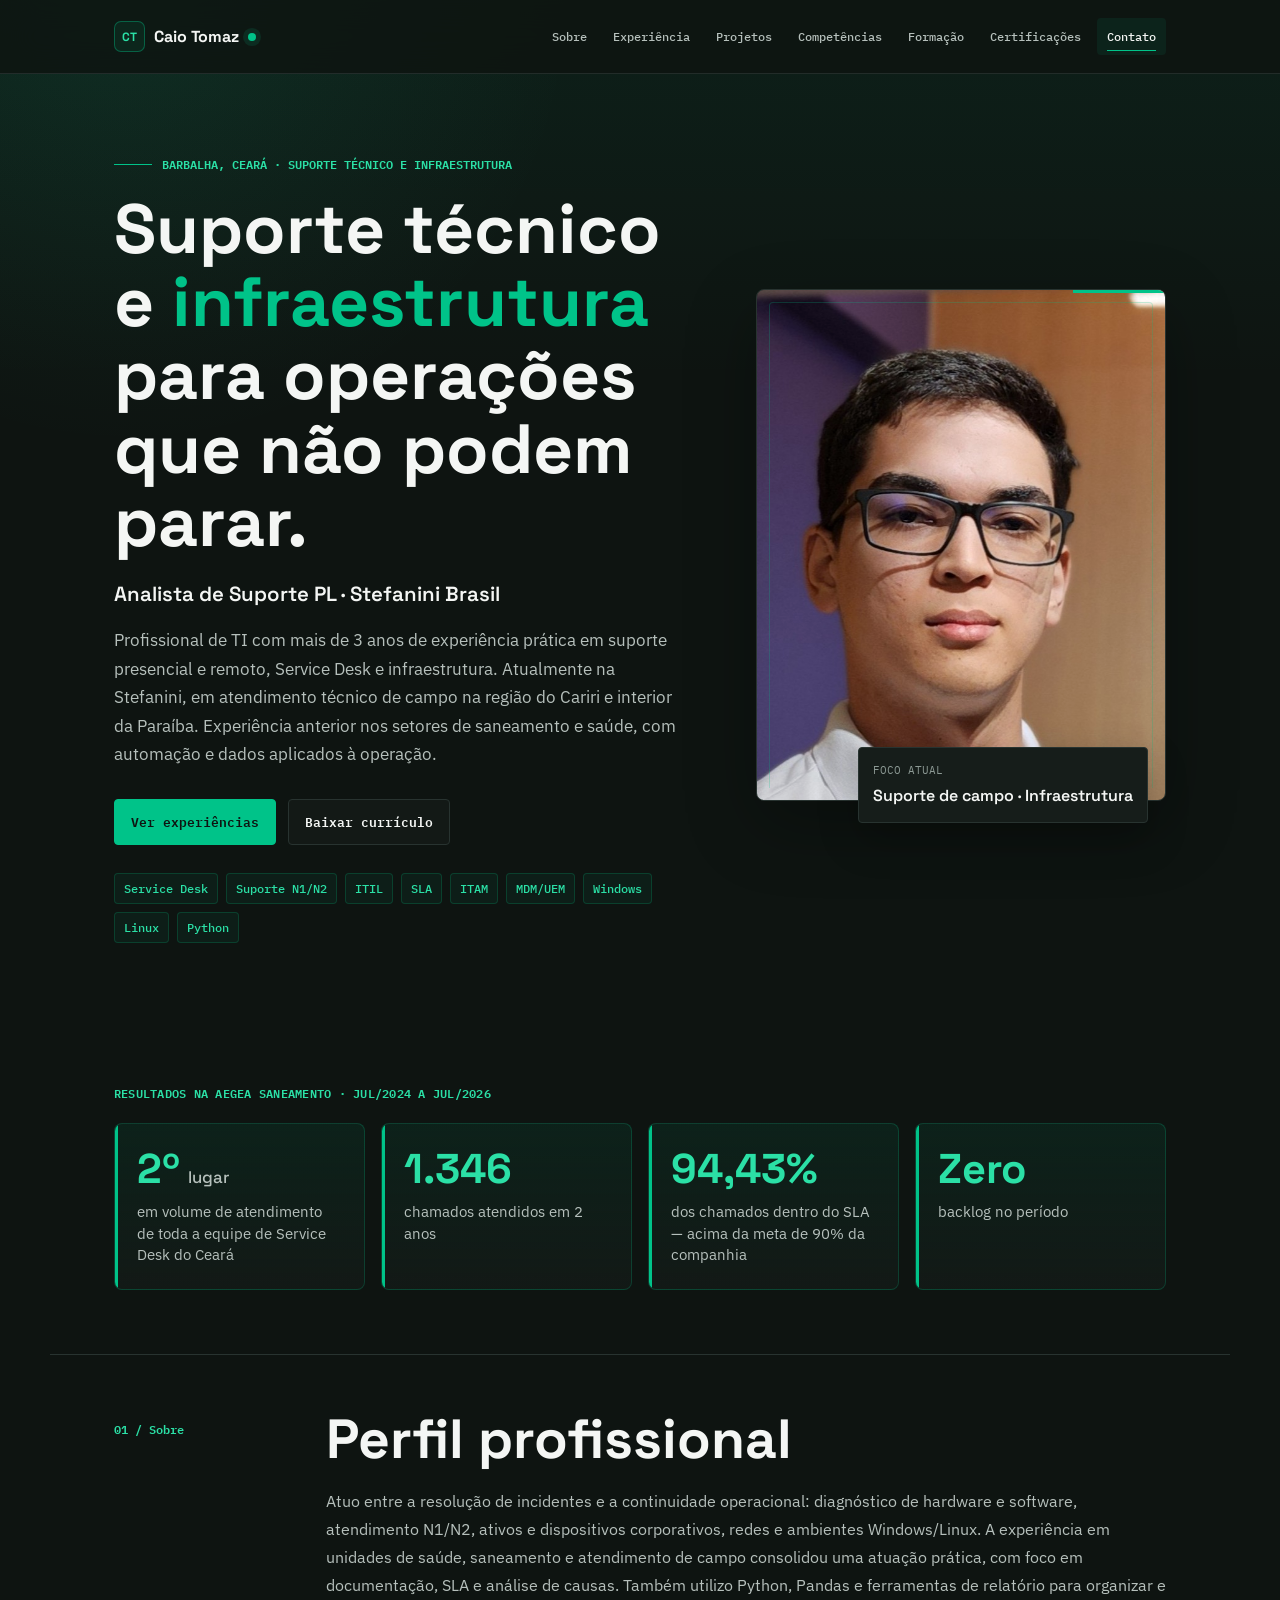
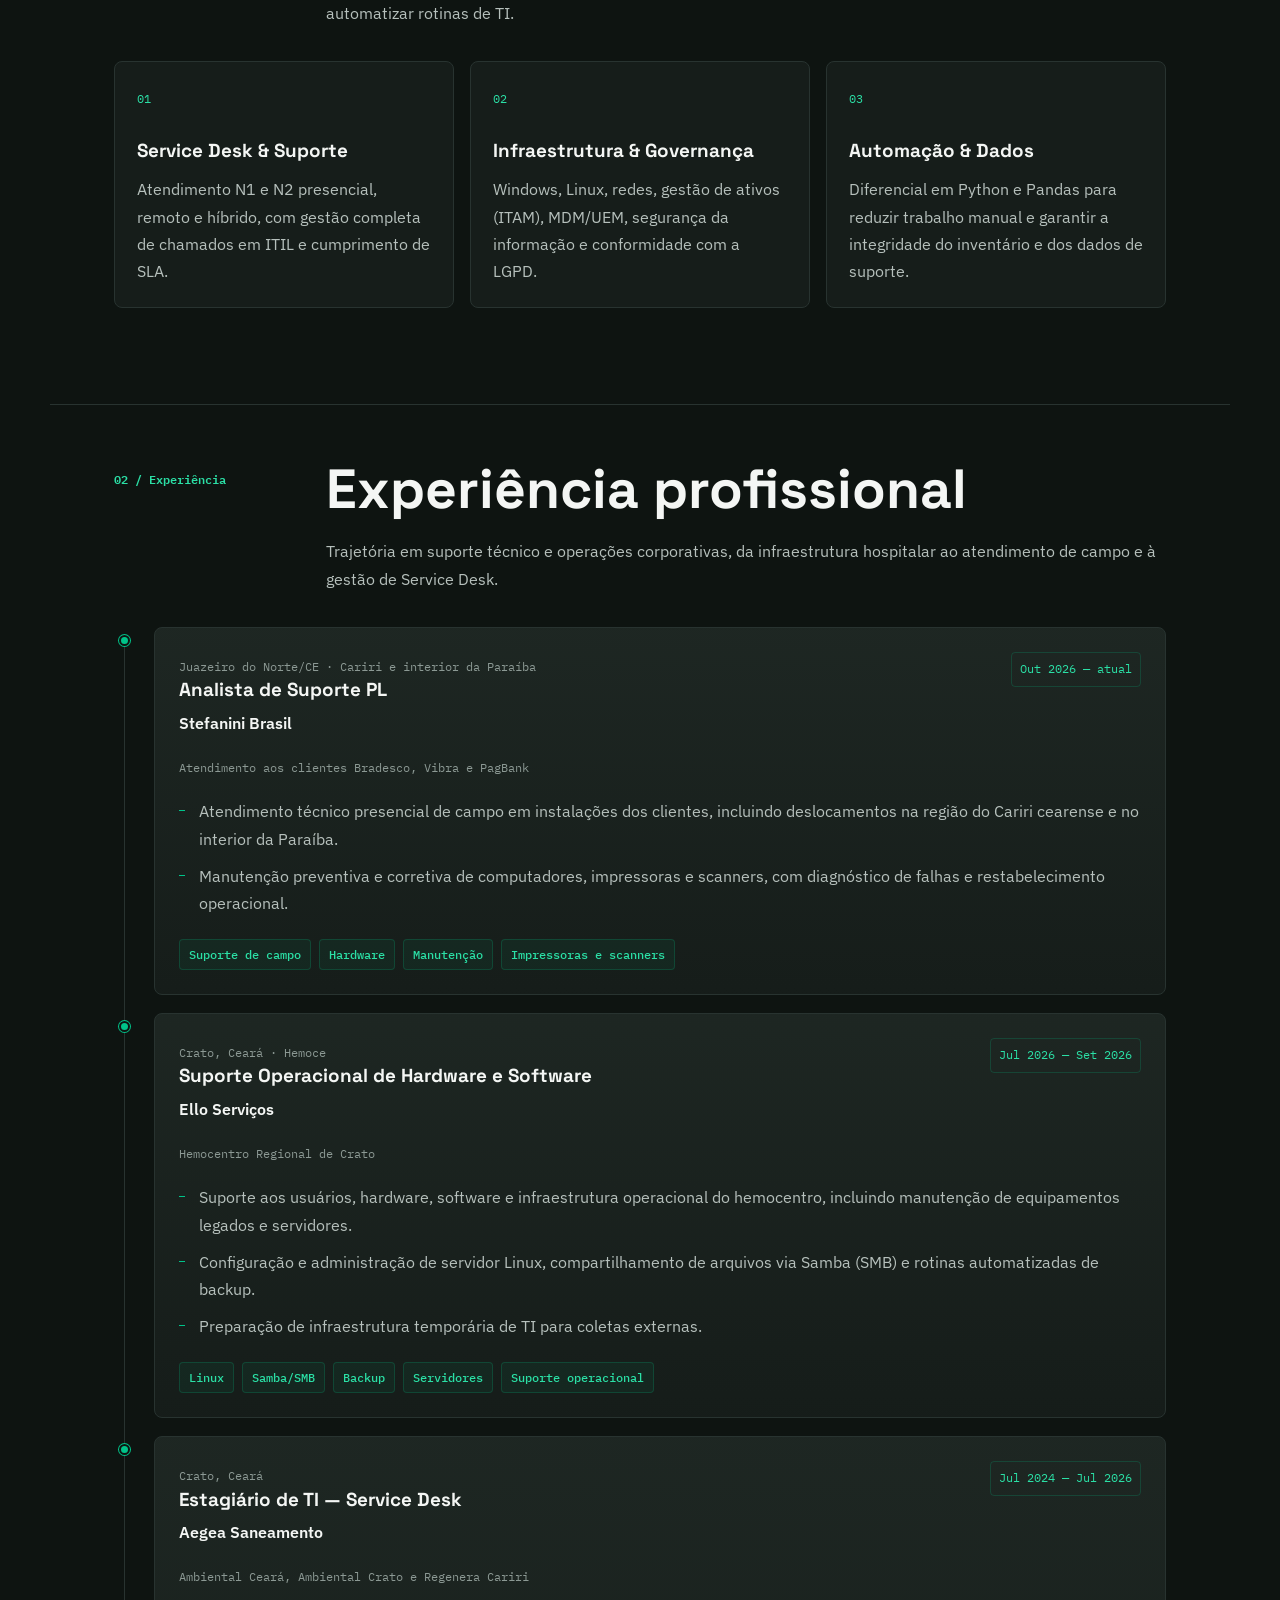
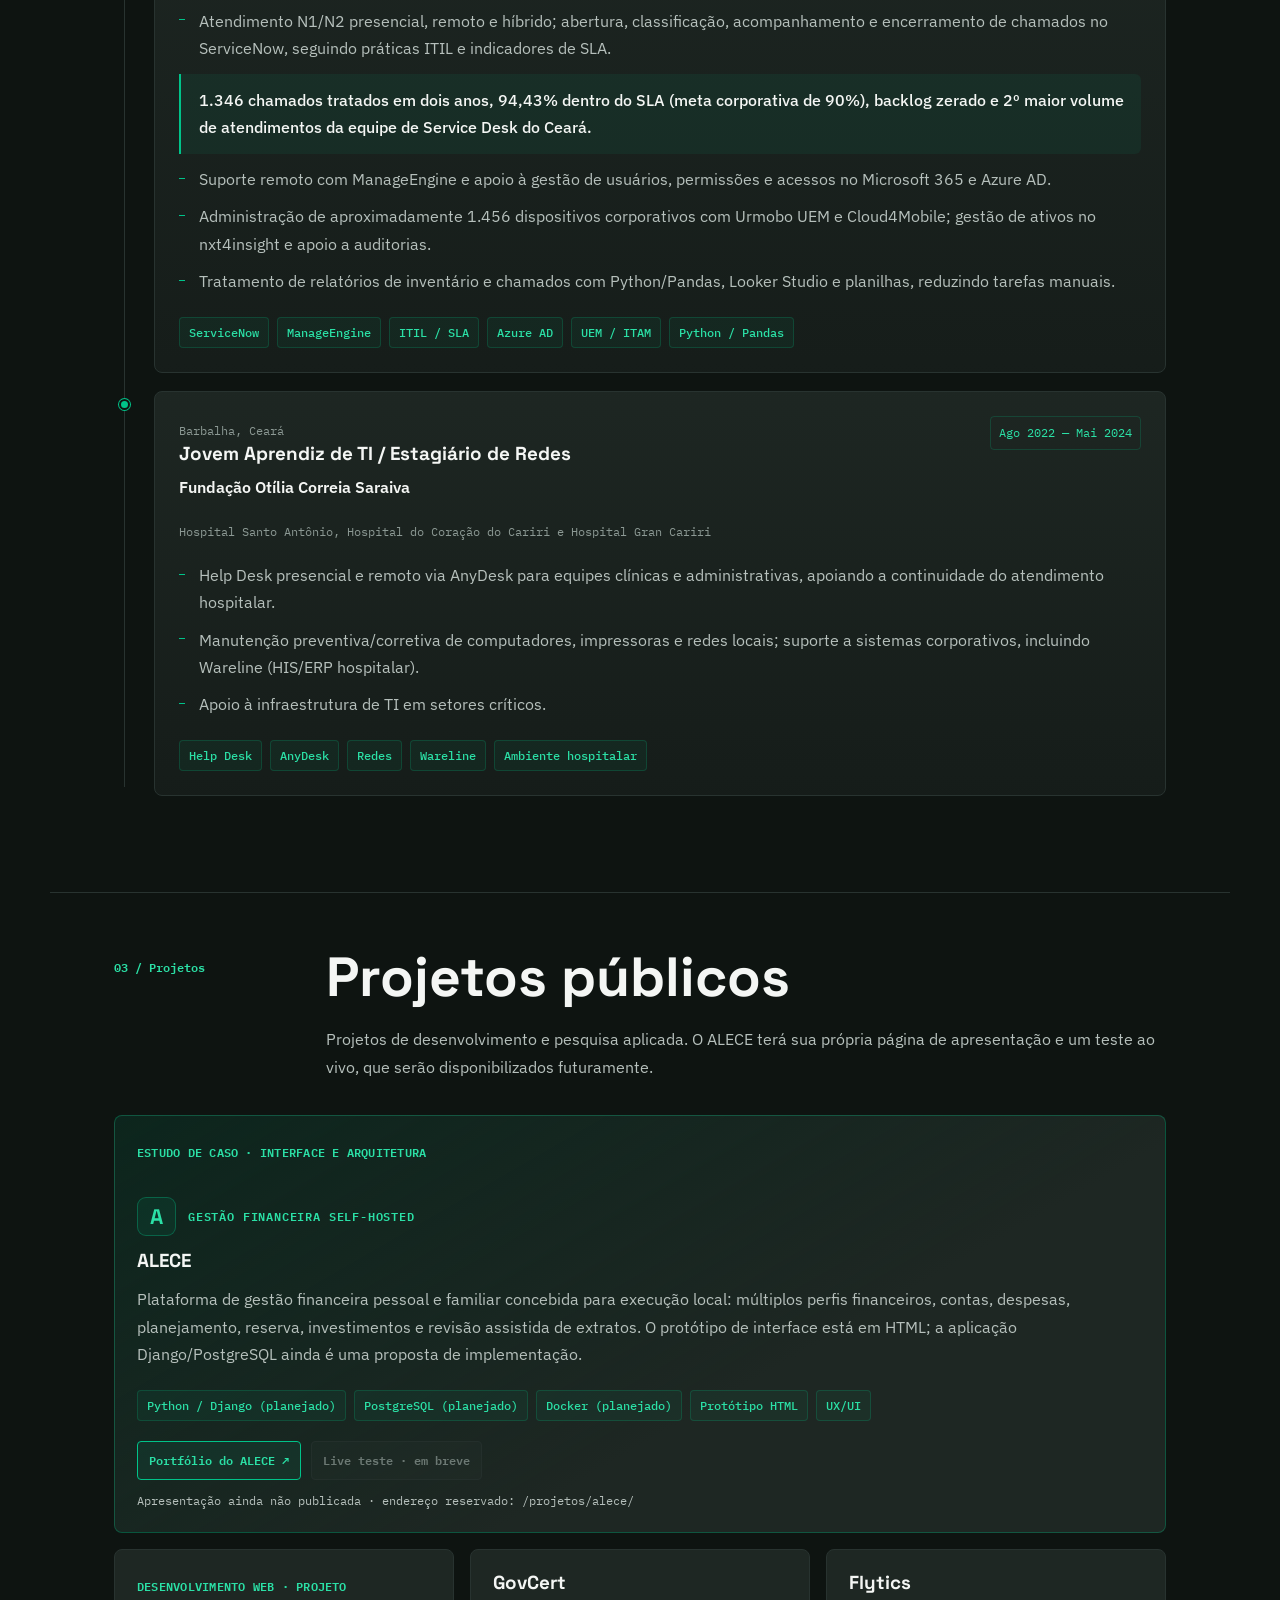
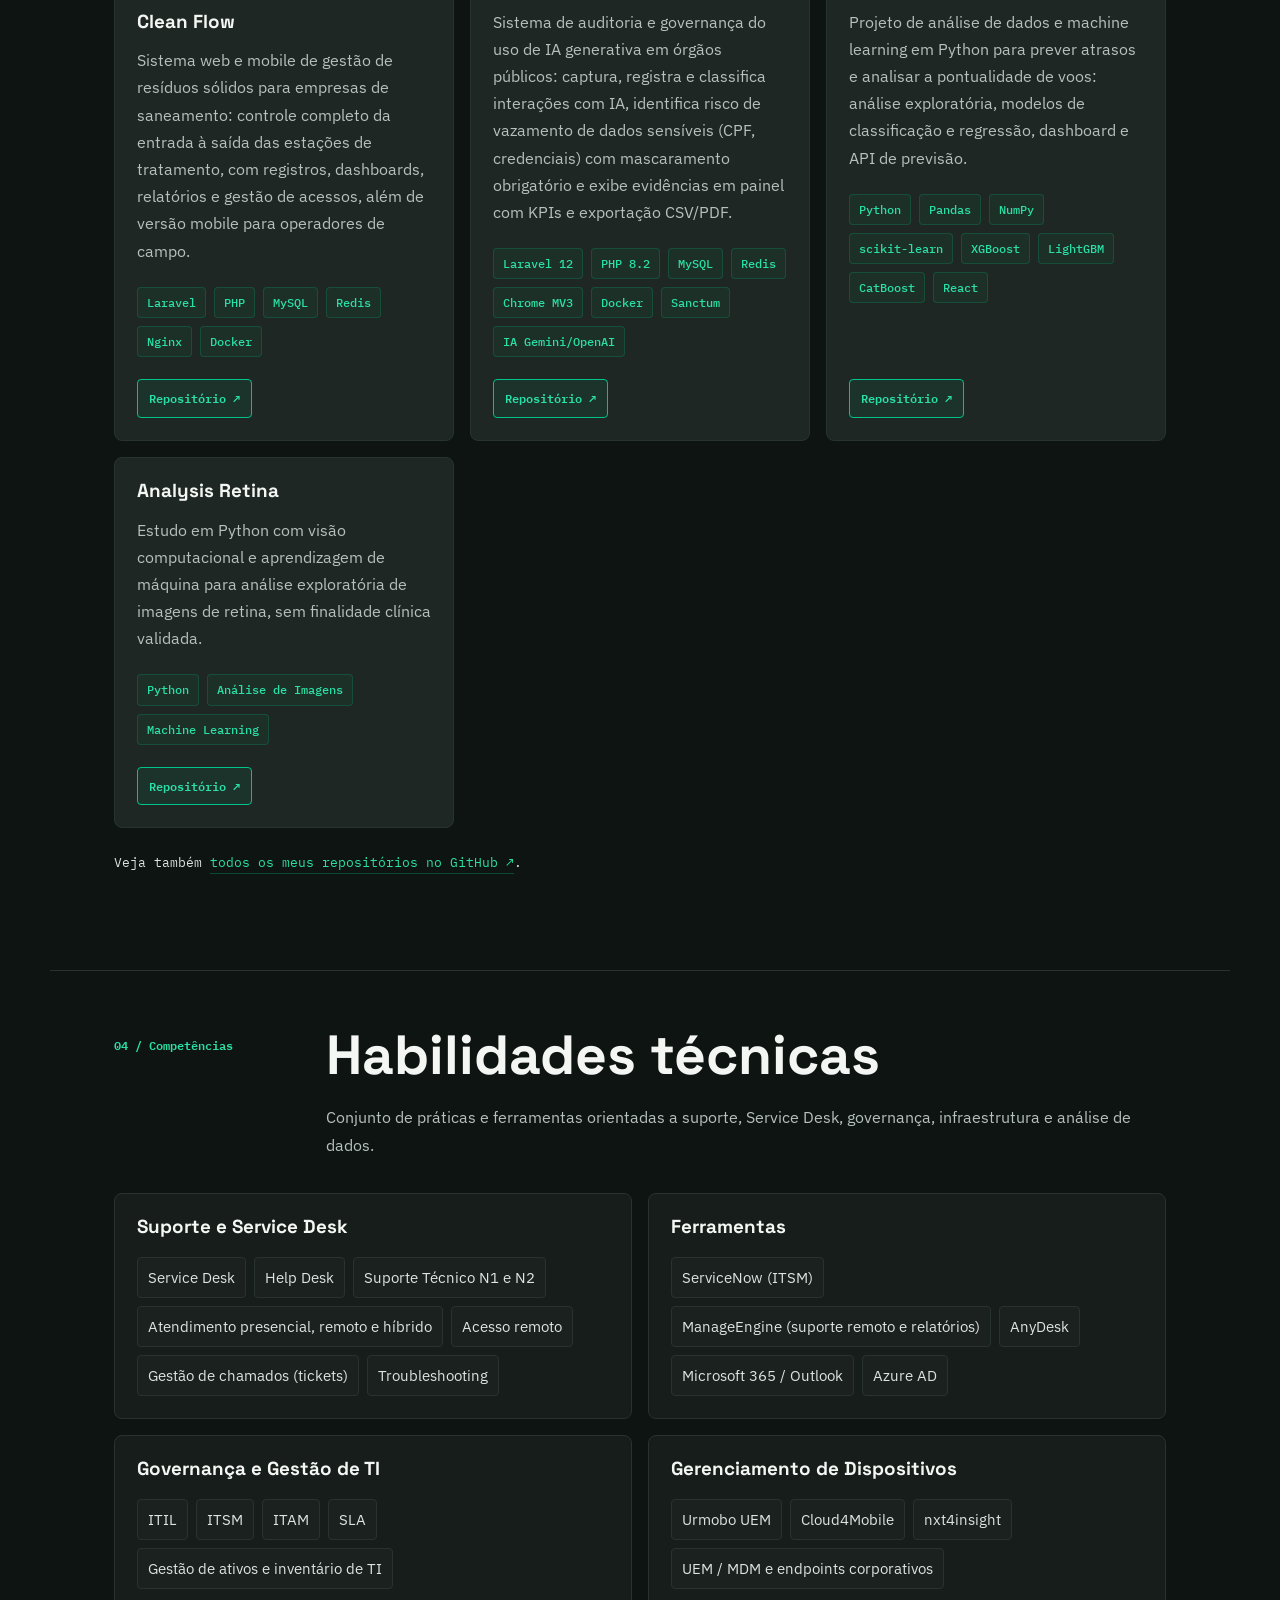
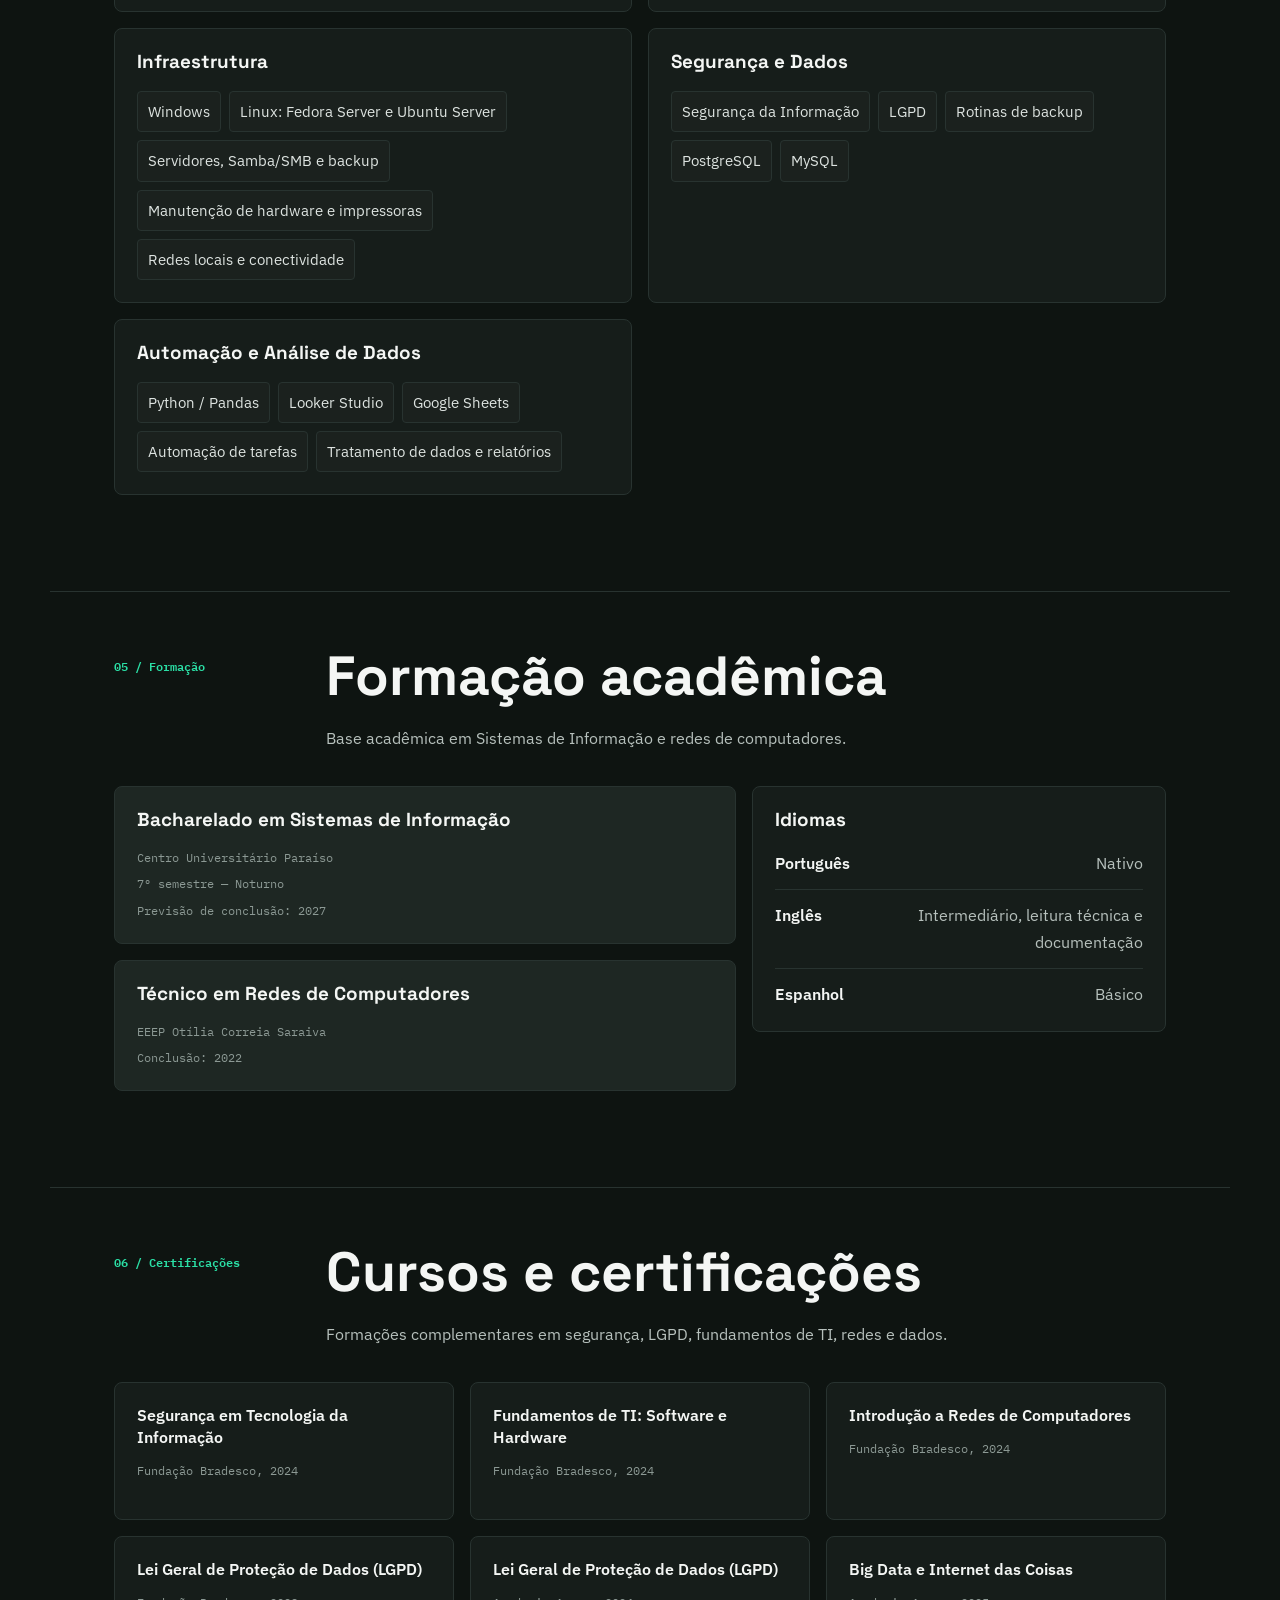
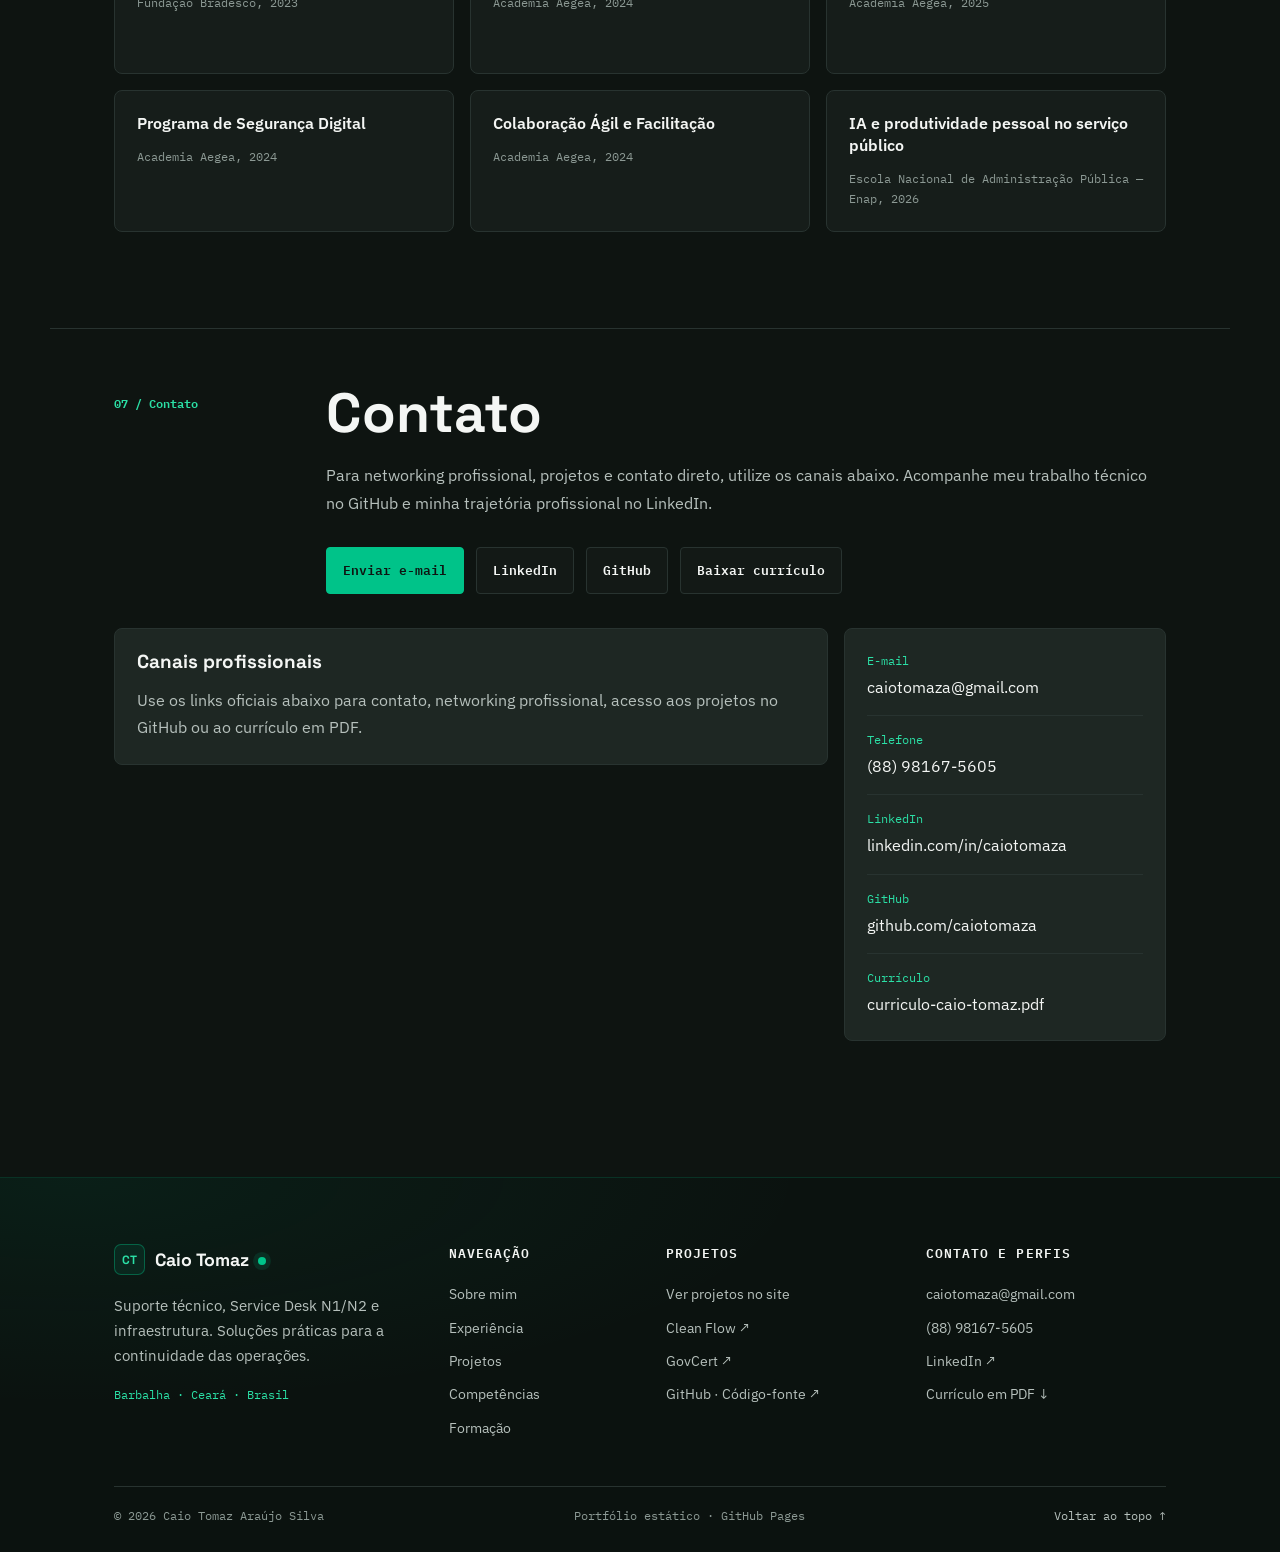
<file: index.html>
<!DOCTYPE html>

<html lang="pt-BR">
<head>
<meta charset="utf-8"/>
<meta content="width=device-width, initial-scale=1.0" name="viewport"/>
<script>
      /* Marca que o JS está ativo (evita flash) e arma um fallback: se o
         script.js não rodar, o conteúdo é revelado mesmo assim. */
      (function () {
        var d = document.documentElement;
        d.classList.add("js");
        window.__revealFallbackTimer = window.setTimeout(function () {
          d.classList.add("reveal-fallback");
        }, 1500);
      })();
    </script>
<title>Caio Tomaz | Service Desk, Suporte Técnico &amp; Infraestrutura de TI</title>
<meta content="Caio Tomaz Araújo Silva: analista de suporte PL, Service Desk N1/N2 e infraestrutura. Experiência em operações de campo, saúde e saneamento. Projetos e formação em TI." name="description"/>
<meta content="Caio Tomaz | Service Desk, Suporte Técnico &amp; Infraestrutura de TI" property="og:title"/>
<meta content="Caio Tomaz Araújo Silva: analista de suporte PL, Service Desk N1/N2 e infraestrutura. Experiência em operações de campo, saúde e saneamento. Projetos e formação em TI." property="og:description"/>
<meta content="website" property="og:type"/>
<meta content="./assets/perfil.jpg" property="og:image"/>
<meta content="Caio Tomaz Araújo Silva" name="author"/>
<link href="https://github.com/caiotomaza" rel="me"/>
<link href="https://linkedin.com/in/caiotomaza" rel="me"/>
<link href="https://fonts.googleapis.com" rel="preconnect"/>
<link crossorigin="" href="https://fonts.gstatic.com" rel="preconnect"/>
<link href="https://fonts.googleapis.com/css2?family=Space+Grotesk:wght@400;500;600;700&amp;family=IBM+Plex+Sans:wght@300;400;500;600;700&amp;family=IBM+Plex+Mono:wght@400;500;600&amp;display=swap" rel="stylesheet"/>
<link href="./styles.css" rel="stylesheet"/>
<meta content="https://caiotomaza.github.io/" property="og:url"/><meta content="#0E1411" name="theme-color"/><meta content="pt_BR" property="og:locale"/><link href="https://caiotomaza.github.io/" rel="canonical"/><link href="./favicon.svg" rel="icon" type="image/svg+xml"/></head>
<body>
<header class="site-header">
<div class="header-inner">
<a aria-label="Caio Tomaz — início" class="brand" href="#inicio"><span aria-hidden="true" class="brand-monogram">CT</span><span class="brand-text">Caio Tomaz</span><span aria-hidden="true" class="mark-dot"></span></a>
<button aria-controls="site-nav" aria-expanded="false" aria-label="Abrir menu de navegação" class="menu-toggle" data-menu-toggle="" type="button">
<span aria-hidden="true" class="menu-lines"></span>
</button>
<nav aria-label="Navegação principal" class="nav" data-nav="" id="site-nav">
<a class="nav-link is-active" href="#sobre">Sobre</a>
<a class="nav-link" href="#experiencia">Experiência</a>
<a class="nav-link" href="#projetos">Projetos</a>
<a class="nav-link" href="#competencias">Competências</a>
<a class="nav-link" href="#formacao">Formação</a>
<a class="nav-link" href="#certificacoes">Certificações</a>
<a class="nav-link" href="#contato">Contato</a>
</nav>
</div>
</header>
<main id="inicio">
<section aria-label="Apresentação" class="container hero">
<div class="hero-content" data-stagger="">
<p class="eyebrow">Barbalha, Ceará · Suporte técnico e infraestrutura</p>
<h1>Suporte técnico e <span class="accent">infraestrutura</span> para operações que não podem parar.</h1>
<p class="hero-subtitle">Analista de Suporte PL · Stefanini Brasil</p>
<p class="hero-description">Profissional de TI com mais de 3 anos de experiência prática em suporte presencial e remoto, Service Desk e infraestrutura. Atualmente na Stefanini, em atendimento técnico de campo na região do Cariri e interior da Paraíba. Experiência anterior nos setores de saneamento e saúde, com automação e dados aplicados à operação.</p>
<div aria-label="Ações principais" class="hero-actions">
<a class="button button-primary" href="#experiencia">Ver experiências</a>
<a class="button button-secondary" download="" href="./assets/curriculo-caio-tomaz.pdf">Baixar currículo</a>
</div>
<ul aria-label="Competências em destaque" class="tag-list">
<li class="tag">Service Desk</li>
<li class="tag">Suporte N1/N2</li>
<li class="tag">ITIL</li>
<li class="tag">SLA</li>
<li class="tag">ITAM</li>
<li class="tag">MDM/UEM</li>
<li class="tag">Windows</li>
<li class="tag">Linux</li>
<li class="tag">Python</li>
</ul>
</div>
<div class="hero-media" data-animate="">
<div class="photo-frame">
<img alt="Foto de perfil de Caio Tomaz Araújo Silva" class="profile-image" data-profile-image="" height="1025" onerror="this.classList.add('is-missing'); this.setAttribute('aria-hidden', 'true')" src="./assets/perfil.jpg" width="820"/>
<div aria-hidden="true" class="photo-fallback">
<div>
<span class="photo-initials">CT</span>
<p>Caio Tomaz Araújo Silva</p>
</div>
</div>
</div>
<div aria-label="Área de atuação" class="media-badge">
<span class="stat-label">Foco atual</span>
<span class="stat-value">Suporte de campo · Infraestrutura</span>
</div>
</div>
</section>
<section aria-label="Indicadores de desempenho em Service Desk" class="container stats-band">
<p class="stats-kicker" data-animate="">Resultados na Aegea Saneamento · jul/2024 a jul/2026</p>
<ul class="stats-grid" data-stagger="">
<li class="stat-block">
<span class="stat-figure">2º<span class="stat-unit">lugar</span></span>
<span class="stat-caption">em volume de atendimento de toda a equipe de Service Desk do Ceará</span>
</li>
<li class="stat-block">
<span class="stat-figure" data-count="1346">1.346</span>
<span class="stat-caption">chamados atendidos em 2 anos</span>
</li>
<li class="stat-block">
<span class="stat-figure" data-count="94.43" data-count-decimals="2" data-count-suffix="%">94,43%</span>
<span class="stat-caption">dos chamados dentro do SLA — acima da meta de 90% da companhia</span>
</li>
<li class="stat-block">
<span class="stat-figure">Zero</span>
<span class="stat-caption">backlog no período</span>
</li>
</ul>
</section>
<section class="container section" id="sobre">
<div class="section-header" data-animate="">
<span class="section-kicker">01 / Sobre</span>
<div>
<h2 class="section-title">Perfil profissional</h2>
<p class="section-lead">Atuo entre a resolução de incidentes e a continuidade operacional: diagnóstico de hardware e software, atendimento N1/N2, ativos e dispositivos corporativos, redes e ambientes Windows/Linux. A experiência em unidades de saúde, saneamento e atendimento de campo consolidou uma atuação prática, com foco em documentação, SLA e análise de causas. Também utilizo Python, Pandas e ferramentas de relatório para organizar e automatizar rotinas de TI.</p>
</div>
</div>
<div class="about-grid" data-stagger="">
<article class="card about-card">
<span class="card-number">01</span>
<h3>Service Desk &amp; Suporte</h3>
<p>Atendimento N1 e N2 presencial, remoto e híbrido, com gestão completa de chamados em ITIL e cumprimento de SLA.</p>
</article>
<article class="card about-card">
<span class="card-number">02</span>
<h3>Infraestrutura &amp; Governança</h3>
<p>Windows, Linux, redes, gestão de ativos (ITAM), MDM/UEM, segurança da informação e conformidade com a LGPD.</p>
</article>
<article class="card about-card">
<span class="card-number">03</span>
<h3>Automação &amp; Dados</h3>
<p>Diferencial em Python e Pandas para reduzir trabalho manual e garantir a integridade do inventário e dos dados de suporte.</p>
</article>
</div>
</section>
<section class="container section" id="experiencia">
<div class="section-header" data-animate="">
<span class="section-kicker">02 / Experiência</span>
<div>
<h2 class="section-title">Experiência profissional</h2>
<p class="section-lead">Trajetória em suporte técnico e operações corporativas, da infraestrutura hospitalar ao atendimento de campo e à gestão de Service Desk.</p>
</div>
</div>
<div class="timeline" data-stagger="">
<article class="timeline-item"><span aria-hidden="true" class="timeline-dot"></span><div class="timeline-card"><div class="timeline-top"><div><span class="meta">Juazeiro do Norte/CE · Cariri e interior da Paraíba</span><h3>Analista de Suporte PL</h3><p class="company">Stefanini Brasil</p><span class="meta">Atendimento aos clientes Bradesco, Vibra e PagBank</span></div><span class="meta period">Out 2026 — atual</span></div>
<ul class="bullet-list"><li>Atendimento técnico presencial de campo em instalações dos clientes, incluindo deslocamentos na região do Cariri cearense e no interior da Paraíba.</li><li>Manutenção preventiva e corretiva de computadores, impressoras e scanners, com diagnóstico de falhas e restabelecimento operacional.</li></ul>
<ul aria-label="Competências na Stefanini" class="tag-list"><li class="tag">Suporte de campo</li><li class="tag">Hardware</li><li class="tag">Manutenção</li><li class="tag">Impressoras e scanners</li></ul></div></article>
<article class="timeline-item"><span aria-hidden="true" class="timeline-dot"></span><div class="timeline-card"><div class="timeline-top"><div><span class="meta">Crato, Ceará · Hemoce</span><h3>Suporte Operacional de Hardware e Software</h3><p class="company">Ello Serviços</p><span class="meta">Hemocentro Regional de Crato</span></div><span class="meta period">Jul 2026 — Set 2026</span></div>
<ul class="bullet-list"><li>Suporte aos usuários, hardware, software e infraestrutura operacional do hemocentro, incluindo manutenção de equipamentos legados e servidores.</li><li>Configuração e administração de servidor Linux, compartilhamento de arquivos via Samba (SMB) e rotinas automatizadas de backup.</li><li>Preparação de infraestrutura temporária de TI para coletas externas.</li></ul>
<ul aria-label="Competências na Ello Serviços" class="tag-list"><li class="tag">Linux</li><li class="tag">Samba/SMB</li><li class="tag">Backup</li><li class="tag">Servidores</li><li class="tag">Suporte operacional</li></ul></div></article>
<article class="timeline-item"><span aria-hidden="true" class="timeline-dot"></span><div class="timeline-card"><div class="timeline-top"><div><span class="meta">Crato, Ceará</span><h3>Estagiário de TI — Service Desk</h3><p class="company">Aegea Saneamento</p><span class="meta">Ambiental Ceará, Ambiental Crato e Regenera Cariri</span></div><span class="meta period">Jul 2024 — Jul 2026</span></div>
<ul class="bullet-list"><li>Atendimento N1/N2 presencial, remoto e híbrido; abertura, classificação, acompanhamento e encerramento de chamados no ServiceNow, seguindo práticas ITIL e indicadores de SLA.</li><li class="is-highlight">1.346 chamados tratados em dois anos, 94,43% dentro do SLA (meta corporativa de 90%), backlog zerado e 2º maior volume de atendimentos da equipe de Service Desk do Ceará.</li><li>Suporte remoto com ManageEngine e apoio à gestão de usuários, permissões e acessos no Microsoft 365 e Azure AD.</li><li>Administração de aproximadamente 1.456 dispositivos corporativos com Urmobo UEM e Cloud4Mobile; gestão de ativos no nxt4insight e apoio a auditorias.</li><li>Tratamento de relatórios de inventário e chamados com Python/Pandas, Looker Studio e planilhas, reduzindo tarefas manuais.</li></ul>
<ul aria-label="Competências na Aegea" class="tag-list"><li class="tag">ServiceNow</li><li class="tag">ManageEngine</li><li class="tag">ITIL / SLA</li><li class="tag">Azure AD</li><li class="tag">UEM / ITAM</li><li class="tag">Python / Pandas</li></ul></div></article>
<article class="timeline-item"><span aria-hidden="true" class="timeline-dot"></span><div class="timeline-card"><div class="timeline-top"><div><span class="meta">Barbalha, Ceará</span><h3>Jovem Aprendiz de TI / Estagiário de Redes</h3><p class="company">Fundação Otília Correia Saraiva</p><span class="meta">Hospital Santo Antônio, Hospital do Coração do Cariri e Hospital Gran Cariri</span></div><span class="meta period">Ago 2022 — Mai 2024</span></div>
<ul class="bullet-list"><li>Help Desk presencial e remoto via AnyDesk para equipes clínicas e administrativas, apoiando a continuidade do atendimento hospitalar.</li><li>Manutenção preventiva/corretiva de computadores, impressoras e redes locais; suporte a sistemas corporativos, incluindo Wareline (HIS/ERP hospitalar).</li><li>Apoio à infraestrutura de TI em setores críticos.</li></ul>
<ul aria-label="Competências na Fundação" class="tag-list"><li class="tag">Help Desk</li><li class="tag">AnyDesk</li><li class="tag">Redes</li><li class="tag">Wareline</li><li class="tag">Ambiente hospitalar</li></ul></div></article>
</div>
</section>
<section class="container section" id="projetos">
<div class="section-header" data-animate="">
<span class="section-kicker">03 / Projetos</span>
<div>
<h2 class="section-title">Projetos públicos</h2>
<p class="section-lead">Projetos de desenvolvimento e pesquisa aplicada. O ALECE terá sua própria página de apresentação e um teste ao vivo, que serão disponibilizados futuramente.</p>
</div>
</div>
<div class="project-grid" data-stagger=""><article class="card project-card is-featured alece-feature"><div><span class="project-flag">ESTUDO DE CASO · INTERFACE E ARQUITETURA</span><div class="alece-mini-label"><span class="alece-symbol">A</span><span>GESTÃO FINANCEIRA SELF-HOSTED</span></div><h3>ALECE</h3><p>Plataforma de gestão financeira pessoal e familiar concebida para execução local: múltiplos perfis financeiros, contas, despesas, planejamento, reserva, investimentos e revisão assistida de extratos. O protótipo de interface está em HTML; a aplicação Django/PostgreSQL ainda é uma proposta de implementação.</p><ul class="tag-list"><li class="tag">Python / Django (planejado)</li><li class="tag">PostgreSQL (planejado)</li><li class="tag">Docker (planejado)</li><li class="tag">Protótipo HTML</li><li class="tag">UX/UI</li></ul></div><div class="project-links alece-actions">
<a aria-label="Portfólio do ALECE — página em preparação" class="project-link is-primary" href="./projetos/alece/" title="A apresentação será publicada neste endereço futuramente">Portfólio do ALECE ↗</a>
<span aria-disabled="true" aria-label="Live teste do ALECE — disponível futuramente" class="project-link is-disabled" title="O endereço do teste ao vivo será adicionado depois">Live teste · em breve</span>
</div>
<p class="project-note">Apresentação ainda não publicada · endereço reservado: /projetos/alece/</p></article>
<article class="card project-card">
<div>
<span aria-label="Projeto em destaque" class="project-flag">DESENVOLVIMENTO WEB · PROJETO</span>
<h3>Clean Flow</h3>
<p>
                Sistema web e mobile de gestão de resíduos sólidos para empresas de saneamento: controle completo da
                entrada à saída das estações de tratamento, com registros, dashboards, relatórios e gestão de acessos, além
                de versão mobile para operadores de campo.
              </p>
<ul class="tag-list">
<li class="tag">Laravel</li>
<li class="tag">PHP</li>
<li class="tag">MySQL</li>
<li class="tag">Redis</li>
<li class="tag">Nginx</li>
<li class="tag">Docker</li>
</ul>
</div>
<div class="project-links">
<a class="project-link is-primary" href="https://github.com/caiotomaza/clean_flow" rel="noopener noreferrer" target="_blank">Repositório ↗</a>
</div>
</article>
<article class="card project-card">
<div>
<h3>GovCert</h3>
<p>
                Sistema de auditoria e governança do uso de IA generativa em órgãos públicos: captura, registra e
                classifica interações com IA, identifica risco de vazamento de dados sensíveis (CPF, credenciais) com
                mascaramento obrigatório e exibe evidências em painel com KPIs e exportação CSV/PDF.
              </p>
<ul class="tag-list">
<li class="tag">Laravel 12</li>
<li class="tag">PHP 8.2</li>
<li class="tag">MySQL</li>
<li class="tag">Redis</li>
<li class="tag">Chrome MV3</li>
<li class="tag">Docker</li>
<li class="tag">Sanctum</li>
<li class="tag">IA Gemini/OpenAI</li>
</ul>
</div>
<div class="project-links">
<a class="project-link is-primary" href="https://github.com/caiotomaza/govcert" rel="noopener noreferrer" target="_blank">Repositório ↗</a>
</div>
</article>
<article class="card project-card">
<div>
<h3>Flytics</h3>
<p>
                Projeto de análise de dados e machine learning em Python para prever atrasos e analisar a pontualidade de
                voos: análise exploratória, modelos de classificação e regressão, dashboard e API de previsão.
              </p>
<ul class="tag-list">
<li class="tag">Python</li>
<li class="tag">Pandas</li>
<li class="tag">NumPy</li>
<li class="tag">scikit-learn</li>
<li class="tag">XGBoost</li>
<li class="tag">LightGBM</li>
<li class="tag">CatBoost</li>
<li class="tag">React</li>
</ul>
</div>
<div class="project-links">
<a class="project-link is-primary" href="https://github.com/caiotomaza/flytics" rel="noopener noreferrer" target="_blank">Repositório ↗</a>
</div>
</article>
<article class="card project-card">
<div>
<h3>Analysis Retina</h3>
<p>Estudo em Python com visão computacional e aprendizagem de máquina para análise exploratória de imagens de retina, sem finalidade clínica validada.</p>
<ul class="tag-list">
<li class="tag">Python</li>
<li class="tag">Análise de Imagens</li>
<li class="tag">Machine Learning</li>
</ul>
</div>
<div class="project-links">
<a class="project-link is-primary" href="https://github.com/caiotomaza/analysis_retina" rel="noopener noreferrer" target="_blank">Repositório ↗</a>
</div>
</article>
</div>
<p class="projects-more">Veja também <a href="https://github.com/caiotomaza" rel="noopener noreferrer" target="_blank">todos os meus repositórios no GitHub ↗</a>.</p>
</section>
<section class="container section" id="competencias">
<div class="section-header" data-animate="">
<span class="section-kicker">04 / Competências</span>
<div>
<h2 class="section-title">Habilidades técnicas</h2>
<p class="section-lead">
              Conjunto de práticas e ferramentas orientadas a suporte, Service Desk, governança, infraestrutura e análise
              de dados.
            </p>
</div>
</div>
<div class="skill-grid" data-stagger="">
<article class="card skill-card">
<h3>Suporte e Service Desk</h3>
<ul class="skill-list">
<li>Service Desk</li>
<li>Help Desk</li>
<li>Suporte Técnico N1 e N2</li>
<li>Atendimento presencial, remoto e híbrido</li>
<li>Acesso remoto</li>
<li>Gestão de chamados (tickets)</li>
<li>Troubleshooting</li>
</ul>
</article>
<article class="card skill-card">
<h3>Ferramentas</h3>
<ul class="skill-list"><li>ServiceNow (ITSM)</li><li>ManageEngine (suporte remoto e relatórios)</li><li>AnyDesk</li><li>Microsoft 365 / Outlook</li><li>Azure AD</li></ul>
</article>
<article class="card skill-card">
<h3>Governança e Gestão de TI</h3>
<ul class="skill-list">
<li>ITIL</li>
<li>ITSM</li>
<li>ITAM</li>
<li>SLA</li>
<li>Gestão de ativos e inventário de TI</li>
</ul>
</article>
<article class="card skill-card">
<h3>Gerenciamento de Dispositivos</h3>
<ul class="skill-list"><li>Urmobo UEM</li><li>Cloud4Mobile</li><li>nxt4insight</li><li>UEM / MDM e endpoints corporativos</li></ul>
</article>
<article class="card skill-card">
<h3>Infraestrutura</h3>
<ul class="skill-list"><li>Windows</li><li>Linux: Fedora Server e Ubuntu Server</li><li>Servidores, Samba/SMB e backup</li><li>Manutenção de hardware e impressoras</li><li>Redes locais e conectividade</li></ul>
</article>
<article class="card skill-card">
<h3>Segurança e Dados</h3>
<ul class="skill-list">
<li>Segurança da Informação</li>
<li>LGPD</li>
<li>Rotinas de backup</li>
<li>PostgreSQL</li>
<li>MySQL</li>
</ul>
</article>
<article class="card skill-card">
<h3>Automação e Análise de Dados</h3>
<ul class="skill-list"><li>Python / Pandas</li><li>Looker Studio</li><li>Google Sheets</li><li>Automação de tarefas</li><li>Tratamento de dados e relatórios</li></ul>
</article>
</div>
</section>
<section class="container section" id="formacao">
<div class="section-header" data-animate="">
<span class="section-kicker">05 / Formação</span>
<div>
<h2 class="section-title">Formação acadêmica</h2>
<p class="section-lead">Base acadêmica em Sistemas de Informação e redes de computadores.</p>
</div>
</div>
<div class="education-grid" data-stagger="">
<div class="education-stack">
<article class="card education-card">
<h3>Bacharelado em Sistemas de Informação</h3>
<div class="education-meta">
<span class="meta">Centro Universitário Paraíso</span>
<span class="meta">7º semestre — Noturno</span>
<span class="meta">Previsão de conclusão: 2027</span>
</div>
</article>
<article class="card education-card">
<h3>Técnico em Redes de Computadores</h3>
<div class="education-meta">
<span class="meta">EEEP Otília Correia Saraiva</span>
<span class="meta">Conclusão: 2022</span>
</div>
</article>
</div>
<article class="card language-card">
<h3>Idiomas</h3>
<ul class="language-list">
<li>
<strong>Português</strong>
<span>Nativo</span>
</li>
<li>
<strong>Inglês</strong>
<span>Intermediário, leitura técnica e documentação</span>
</li>
<li>
<strong>Espanhol</strong>
<span>Básico</span>
</li>
</ul>
</article>
</div>
</section>
<section class="container section" id="certificacoes">
<div class="section-header" data-animate="">
<span class="section-kicker">06 / Certificações</span>
<div>
<h2 class="section-title">Cursos e certificações</h2>
<p class="section-lead">Formações complementares em segurança, LGPD, fundamentos de TI, redes e dados.</p>
</div>
</div>
<div class="cert-grid" data-stagger="">
<article class="card cert-card">
<h3>Segurança em Tecnologia da Informação</h3>
<span class="meta">Fundação Bradesco, 2024</span>
</article>
<article class="card cert-card">
<h3>Fundamentos de TI: Software e Hardware</h3>
<span class="meta">Fundação Bradesco, 2024</span>
</article>
<article class="card cert-card">
<h3>Introdução a Redes de Computadores</h3>
<span class="meta">Fundação Bradesco, 2024</span>
</article>
<article class="card cert-card">
<h3>Lei Geral de Proteção de Dados (LGPD)</h3>
<span class="meta">Fundação Bradesco, 2023</span>
</article>
<article class="card cert-card">
<h3>Lei Geral de Proteção de Dados (LGPD)</h3>
<span class="meta">Academia Aegea, 2024</span>
</article>
<article class="card cert-card">
<h3>Big Data e Internet das Coisas</h3>
<span class="meta">Academia Aegea, 2025</span>
</article>
<article class="card cert-card">
<h3>Programa de Segurança Digital</h3>
<span class="meta">Academia Aegea, 2024</span>
</article>
<article class="card cert-card">
<h3>Colaboração Ágil e Facilitação</h3>
<span class="meta">Academia Aegea, 2024</span>
</article>
<article class="card cert-card"><h3>IA e produtividade pessoal no serviço público</h3><span class="meta">Escola Nacional de Administração Pública — Enap, 2026</span></article></div>
</section>
<section class="container section" id="contato">
<div class="section-header" data-animate="">
<span class="section-kicker">07 / Contato</span>
<div>
<h2 class="section-title">Contato</h2>
<p class="section-lead">Para networking profissional, projetos e contato direto, utilize os canais abaixo. Acompanhe meu trabalho técnico no GitHub e minha trajetória profissional no LinkedIn.</p>
<div class="contact-actions">
<a class="button button-primary" href="mailto:caiotomaza@gmail.com">Enviar e-mail</a>
<a class="button button-secondary" href="https://linkedin.com/in/caiotomaza" rel="noopener noreferrer" target="_blank">LinkedIn</a>
<a class="button button-secondary" href="https://github.com/caiotomaza" rel="noopener noreferrer" target="_blank">GitHub</a>
<a class="button button-secondary" download="" href="./assets/curriculo-caio-tomaz.pdf">Baixar currículo</a>
</div>
</div>
</div>
<div class="contact-grid" data-stagger="">
<article class="card contact-panel">
<h3>Canais profissionais</h3>
<p>
              Use os links oficiais abaixo para contato, networking profissional, acesso aos projetos no GitHub ou ao
              currículo em PDF.
            </p>
</article>
<aside aria-label="Links de contato" class="card contact-panel">
<ul class="contact-list">
<li>
<a href="mailto:caiotomaza@gmail.com">
<span class="contact-label">E-mail</span>
<span class="contact-value">caiotomaza@gmail.com</span>
</a>
</li>
<li>
<a href="tel:+5588981675605">
<span class="contact-label">Telefone</span>
<span class="contact-value">(88) 98167-5605</span>
</a>
</li>
<li>
<a href="https://linkedin.com/in/caiotomaza" rel="noopener noreferrer" target="_blank">
<span class="contact-label">LinkedIn</span>
<span class="contact-value">linkedin.com/in/caiotomaza</span>
</a>
</li>
<li>
<a href="https://github.com/caiotomaza" rel="noopener noreferrer" target="_blank">
<span class="contact-label">GitHub</span>
<span class="contact-value">github.com/caiotomaza</span>
</a>
</li>
<li>
<a download="" href="./assets/curriculo-caio-tomaz.pdf">
<span class="contact-label">Currículo</span>
<span class="contact-value">curriculo-caio-tomaz.pdf</span>
</a>
</li>
</ul>
</aside>
</div>
</section>
</main>
<footer aria-label="Rodapé do portfólio" class="site-footer"><div class="footer-inner footer-layout">
<div class="footer-about"><a class="footer-brand" href="#inicio"><span class="brand-monogram">CT</span><span>Caio Tomaz<span aria-hidden="true" class="mark-dot"></span></span></a><p>Suporte técnico, Service Desk N1/N2 e infraestrutura. Soluções práticas para a continuidade das operações.</p><p class="footer-location">Barbalha · Ceará · Brasil</p></div>
<nav aria-label="Atalhos do site" class="footer-col"><h3>Navegação</h3><a href="#sobre">Sobre mim</a><a href="#experiencia">Experiência</a><a href="#projetos">Projetos</a><a href="#competencias">Competências</a><a href="#formacao">Formação</a></nav>
<nav aria-label="Portfólio e projetos" class="footer-col"><h3>Projetos</h3><a href="#projetos">Ver projetos no site</a><a href="https://github.com/caiotomaza/clean_flow" rel="noopener noreferrer" target="_blank">Clean Flow ↗</a><a href="https://github.com/caiotomaza/govcert" rel="noopener noreferrer" target="_blank">GovCert ↗</a><a href="https://github.com/caiotomaza" rel="noopener noreferrer" target="_blank">GitHub · Código-fonte ↗</a></nav>
<div class="footer-col footer-contact"><h3>Contato e perfis</h3><a href="mailto:caiotomaza@gmail.com">caiotomaza@gmail.com</a><a href="tel:+5588981675605">(88) 98167-5605</a><a href="https://www.linkedin.com/in/caiotomaza" rel="noopener noreferrer" target="_blank">LinkedIn ↗</a><a download="" href="./assets/curriculo-caio-tomaz.pdf">Currículo em PDF ↓</a></div>
</div><div class="footer-bottom"><span>© 2026 Caio Tomaz Araújo Silva</span><span>Portfólio estático · GitHub Pages</span><a href="#inicio">Voltar ao topo ↑</a></div></footer>
<a aria-label="Voltar ao topo" class="back-to-top" data-back-to-top="" href="#inicio">↑</a>
<script src="./script.js"></script>
</body>
</html>
</file>
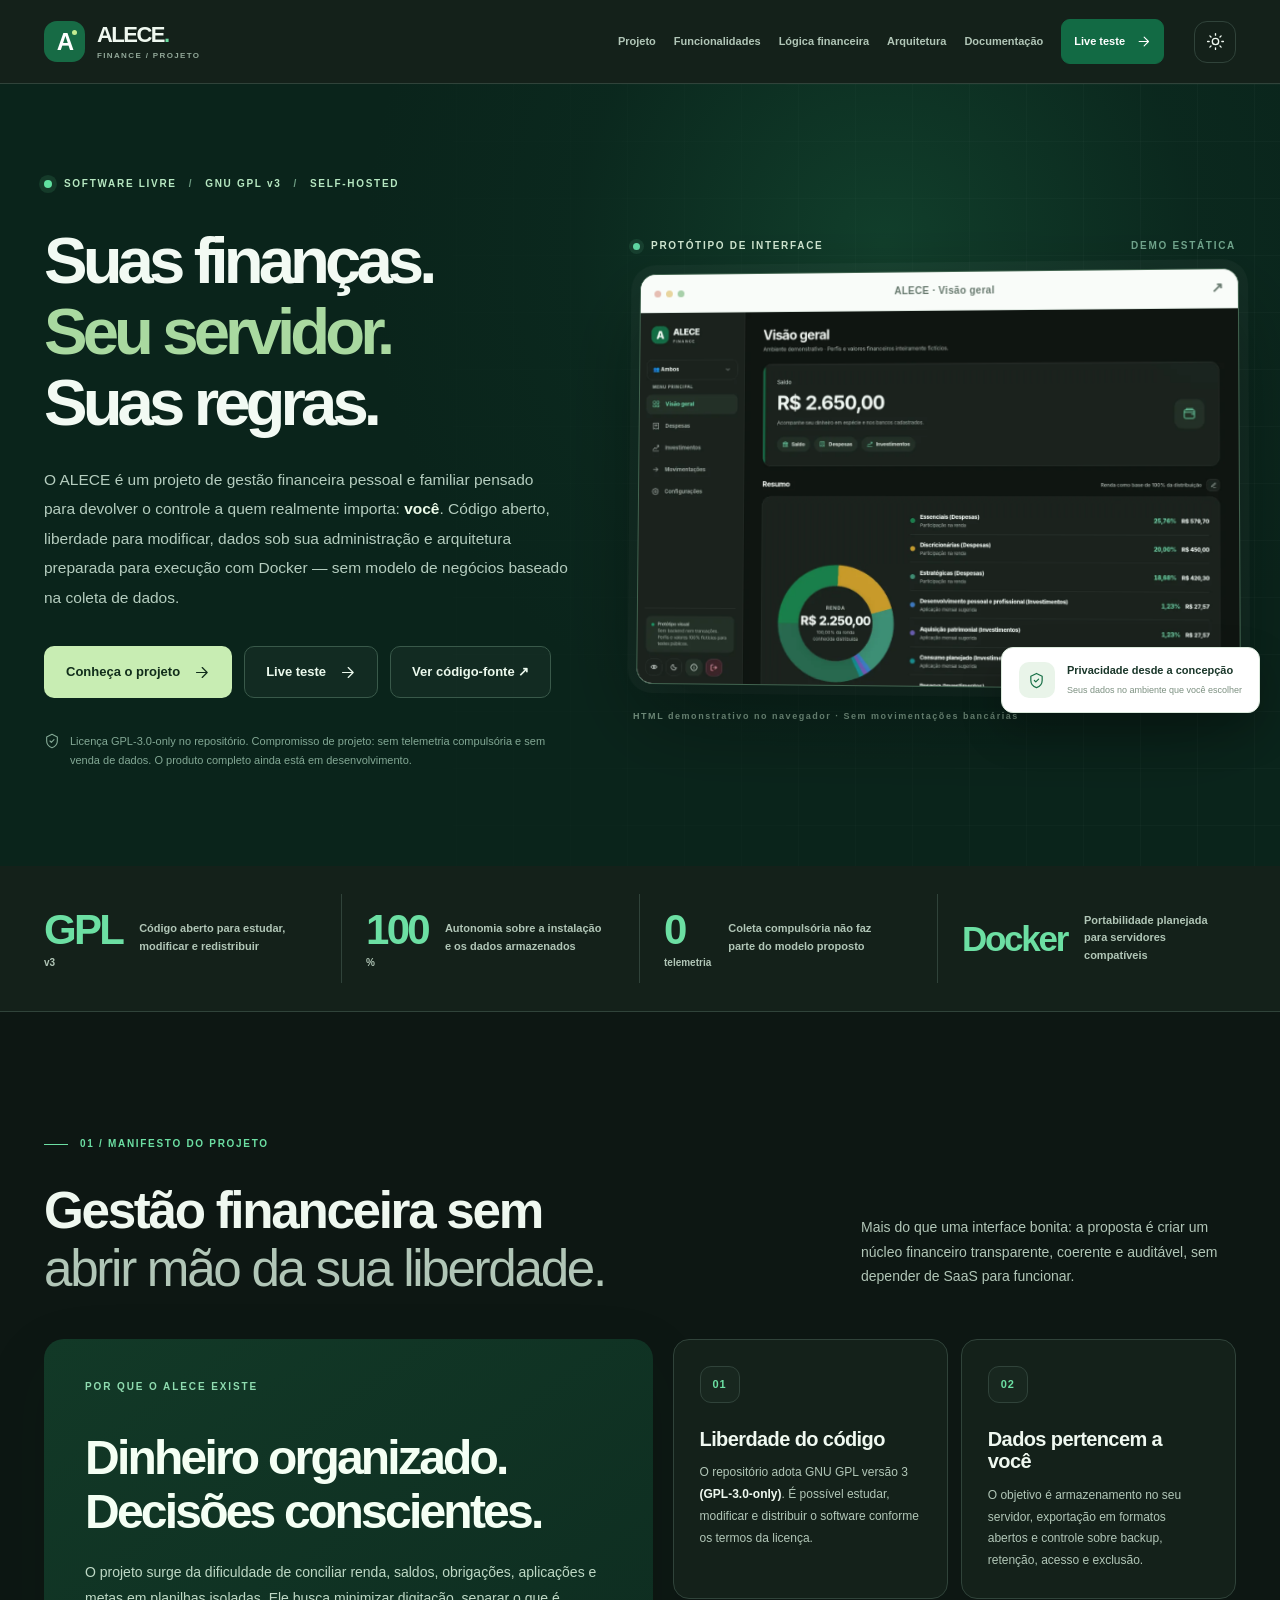
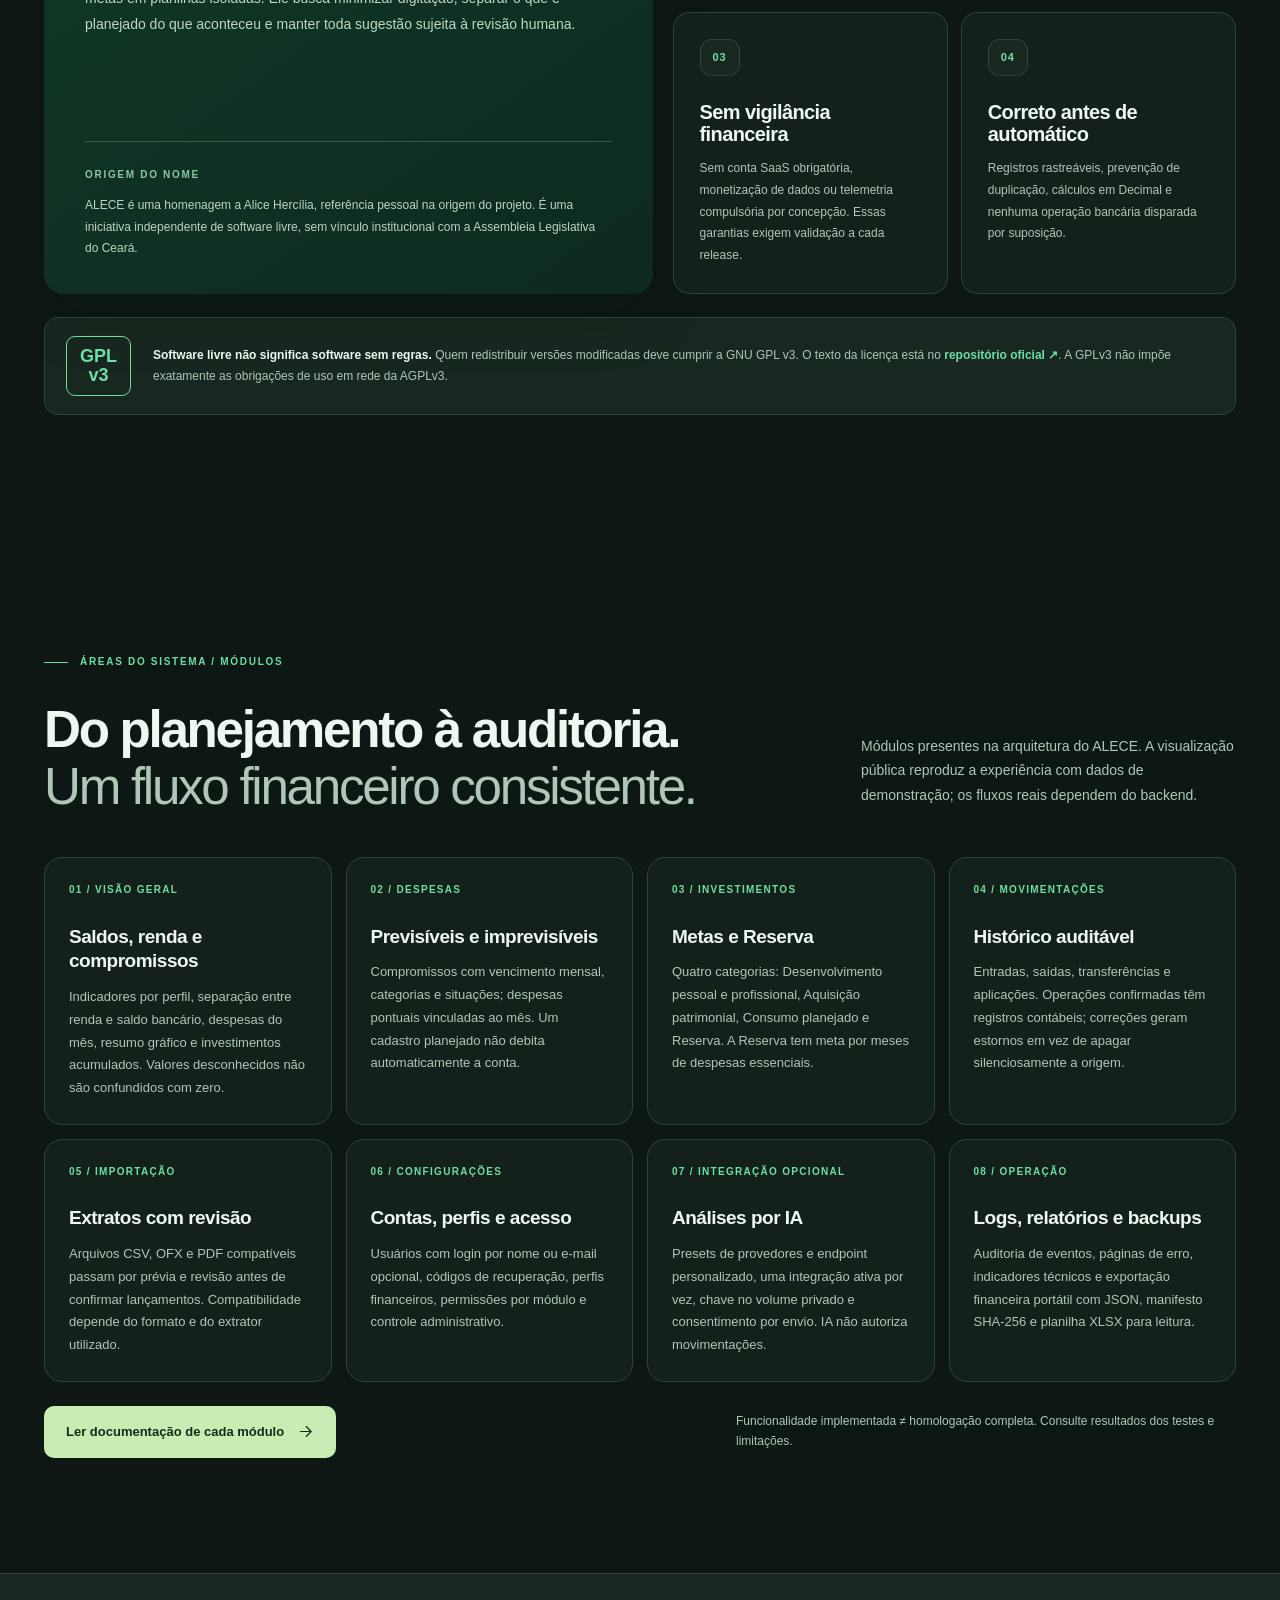
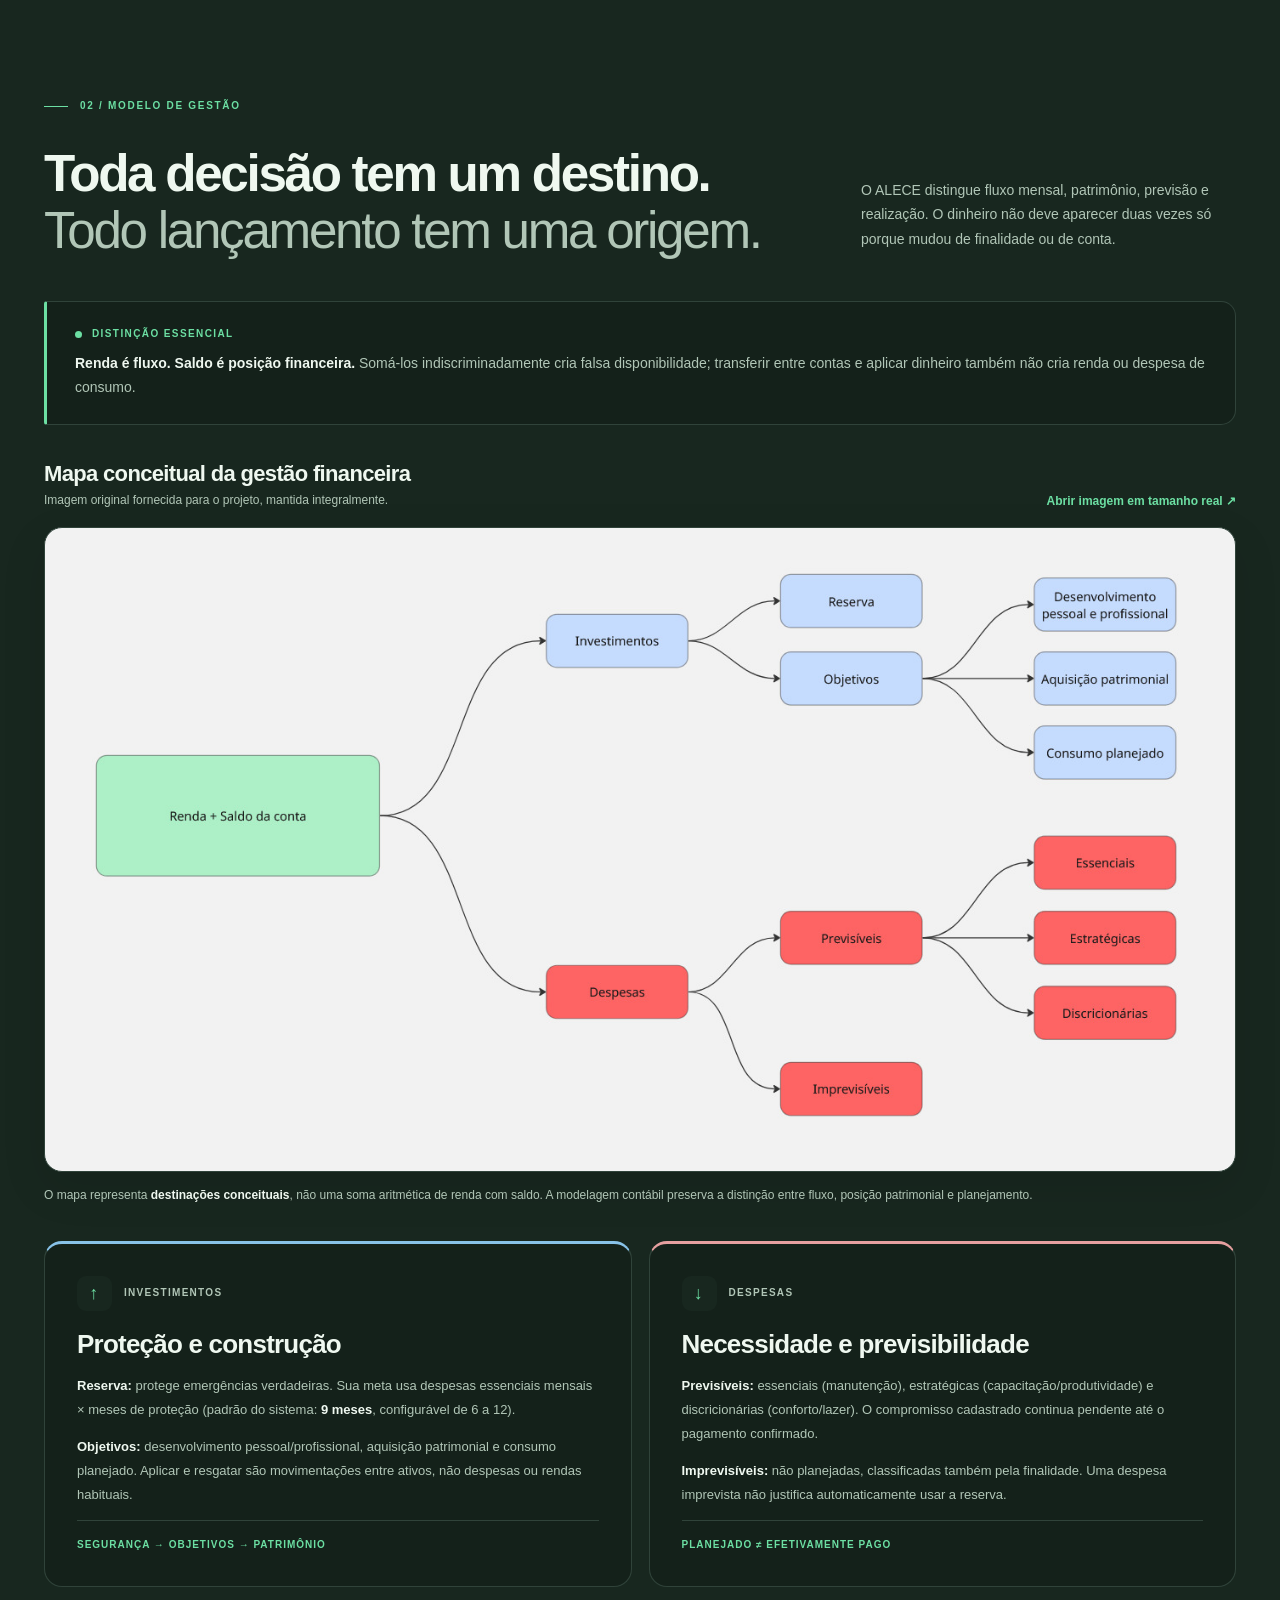
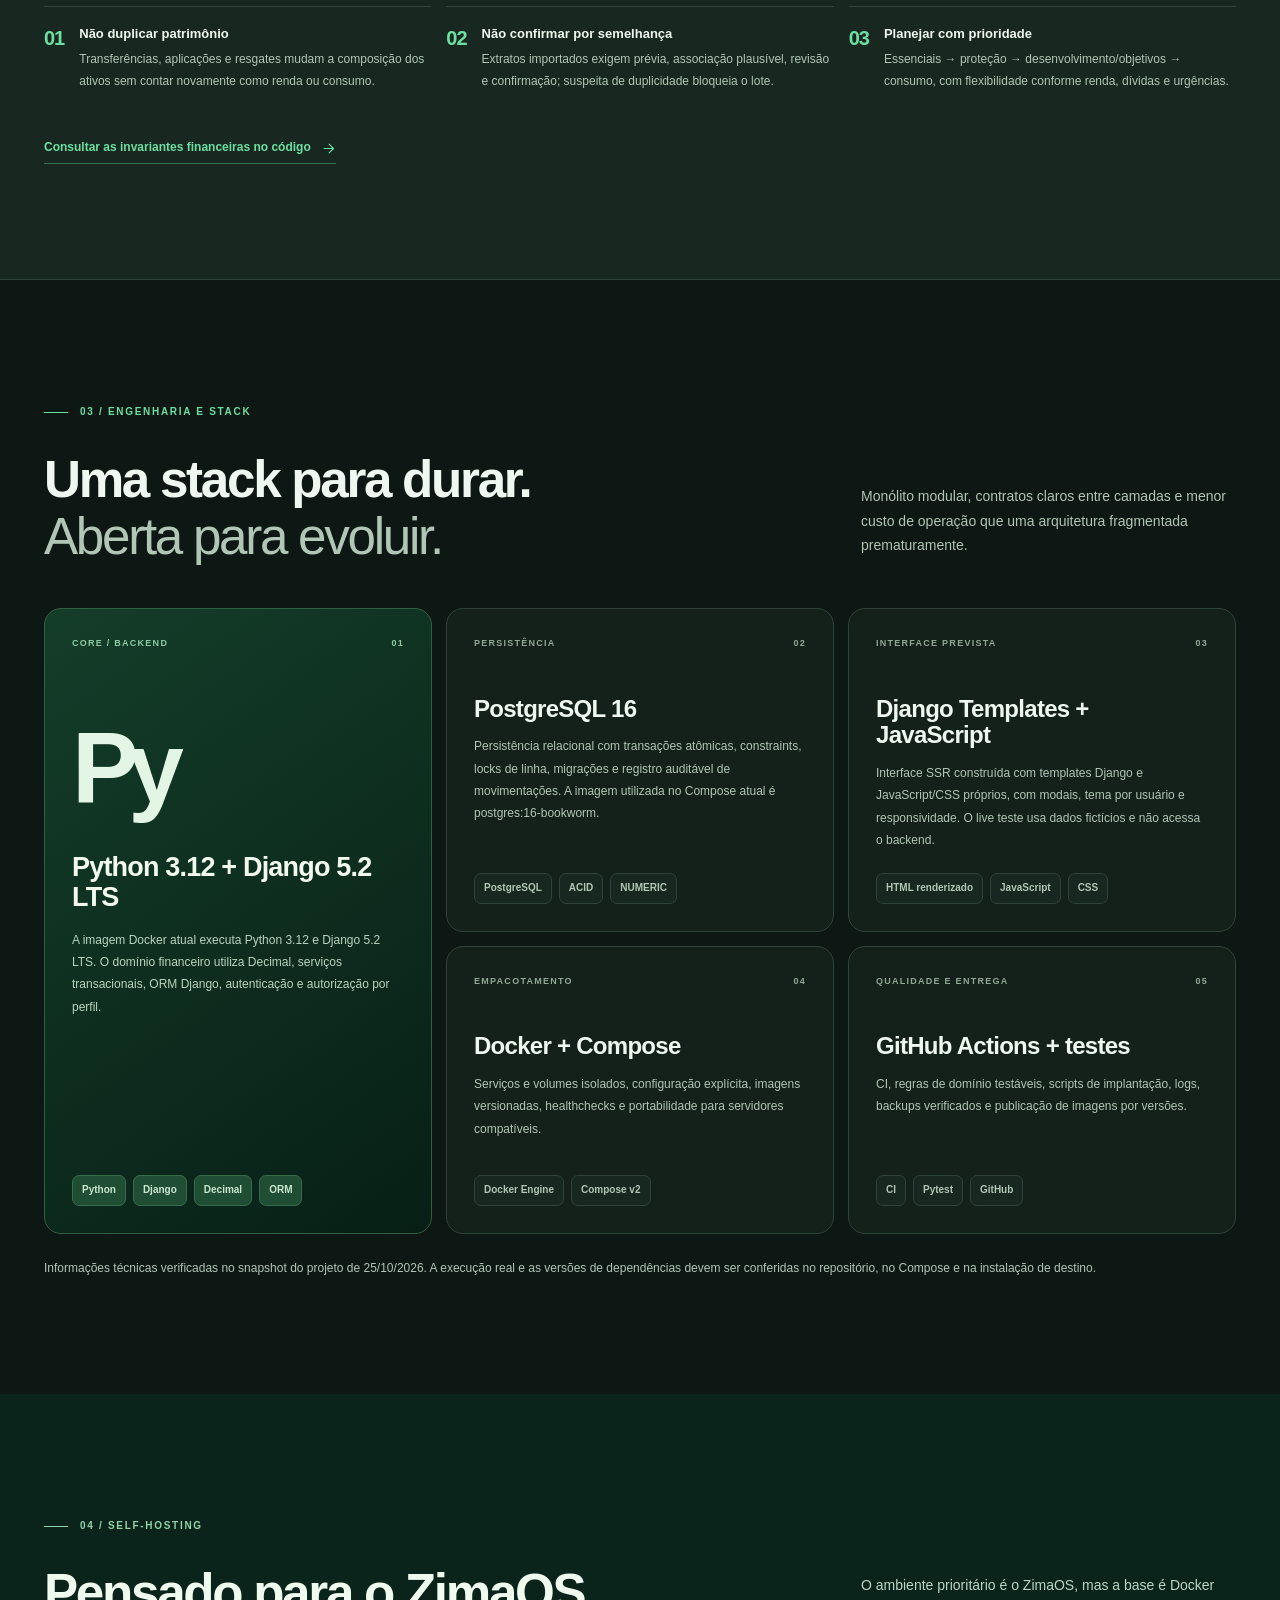
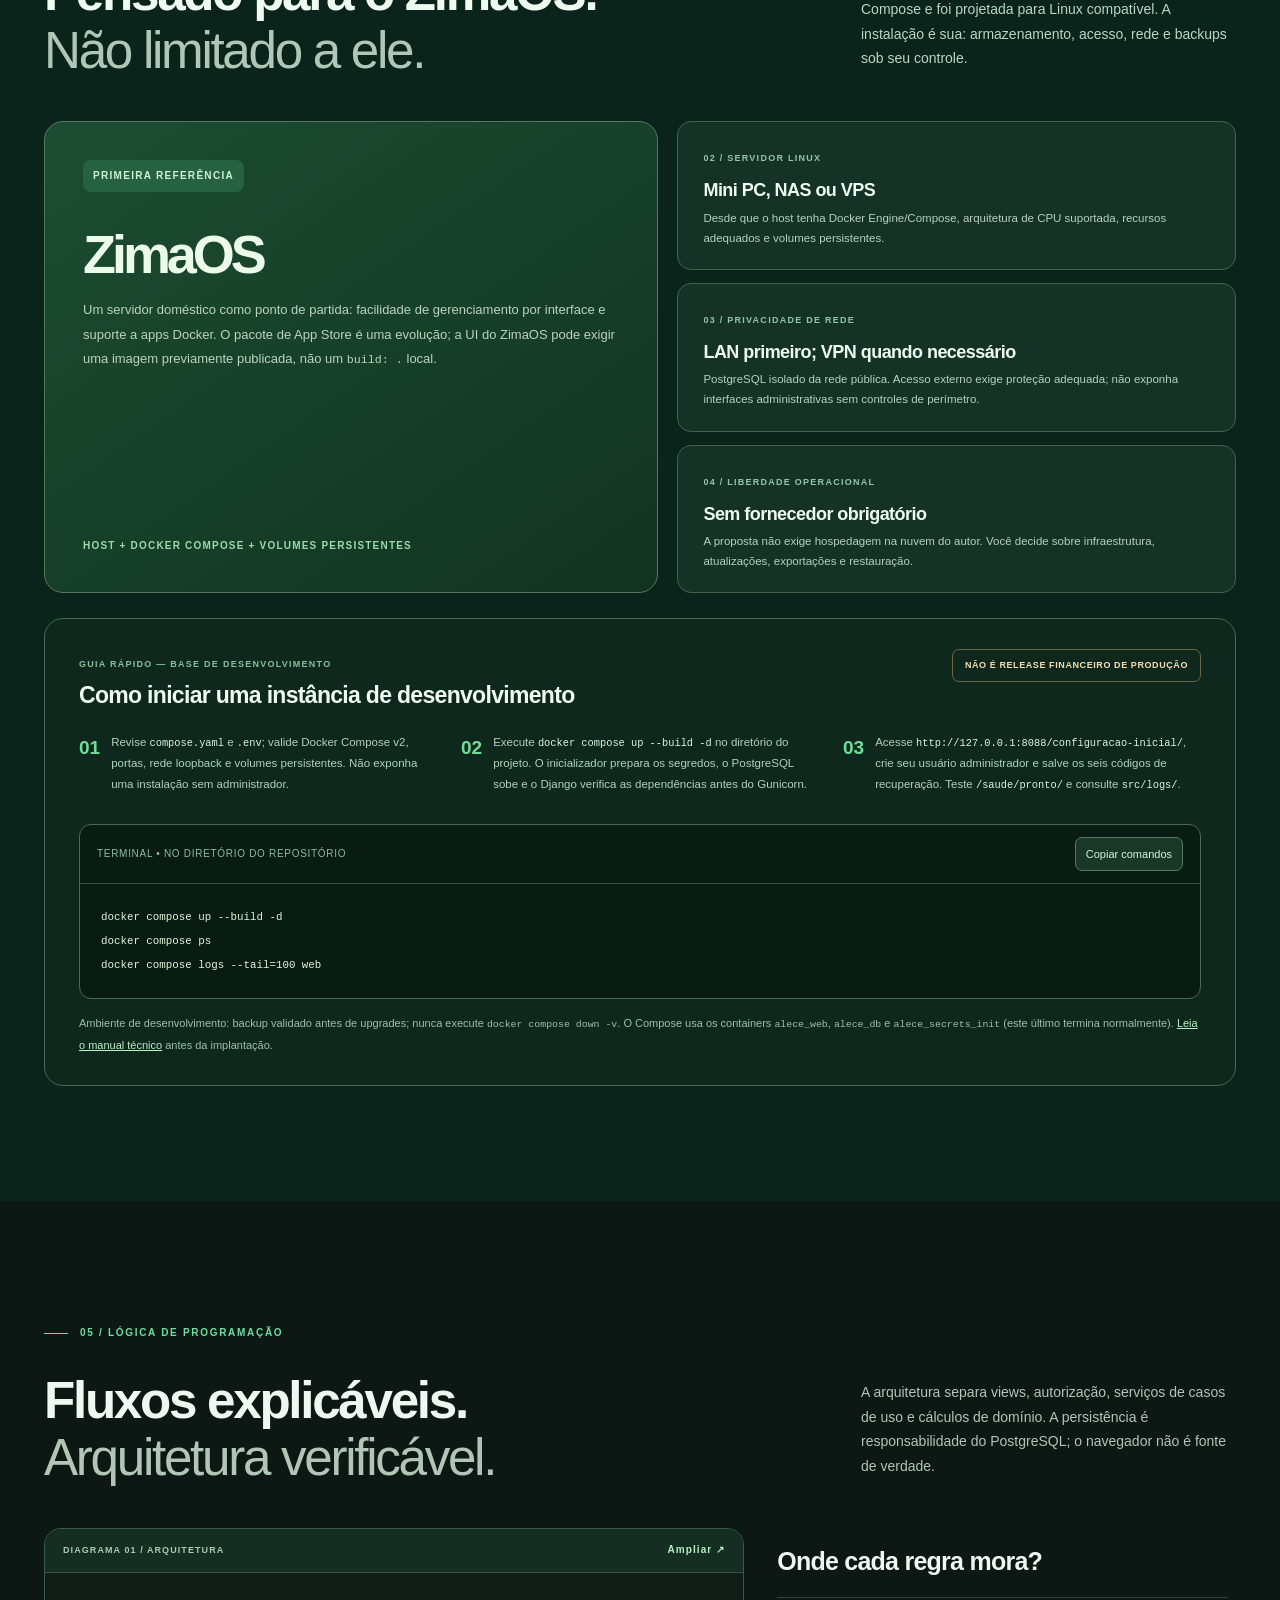
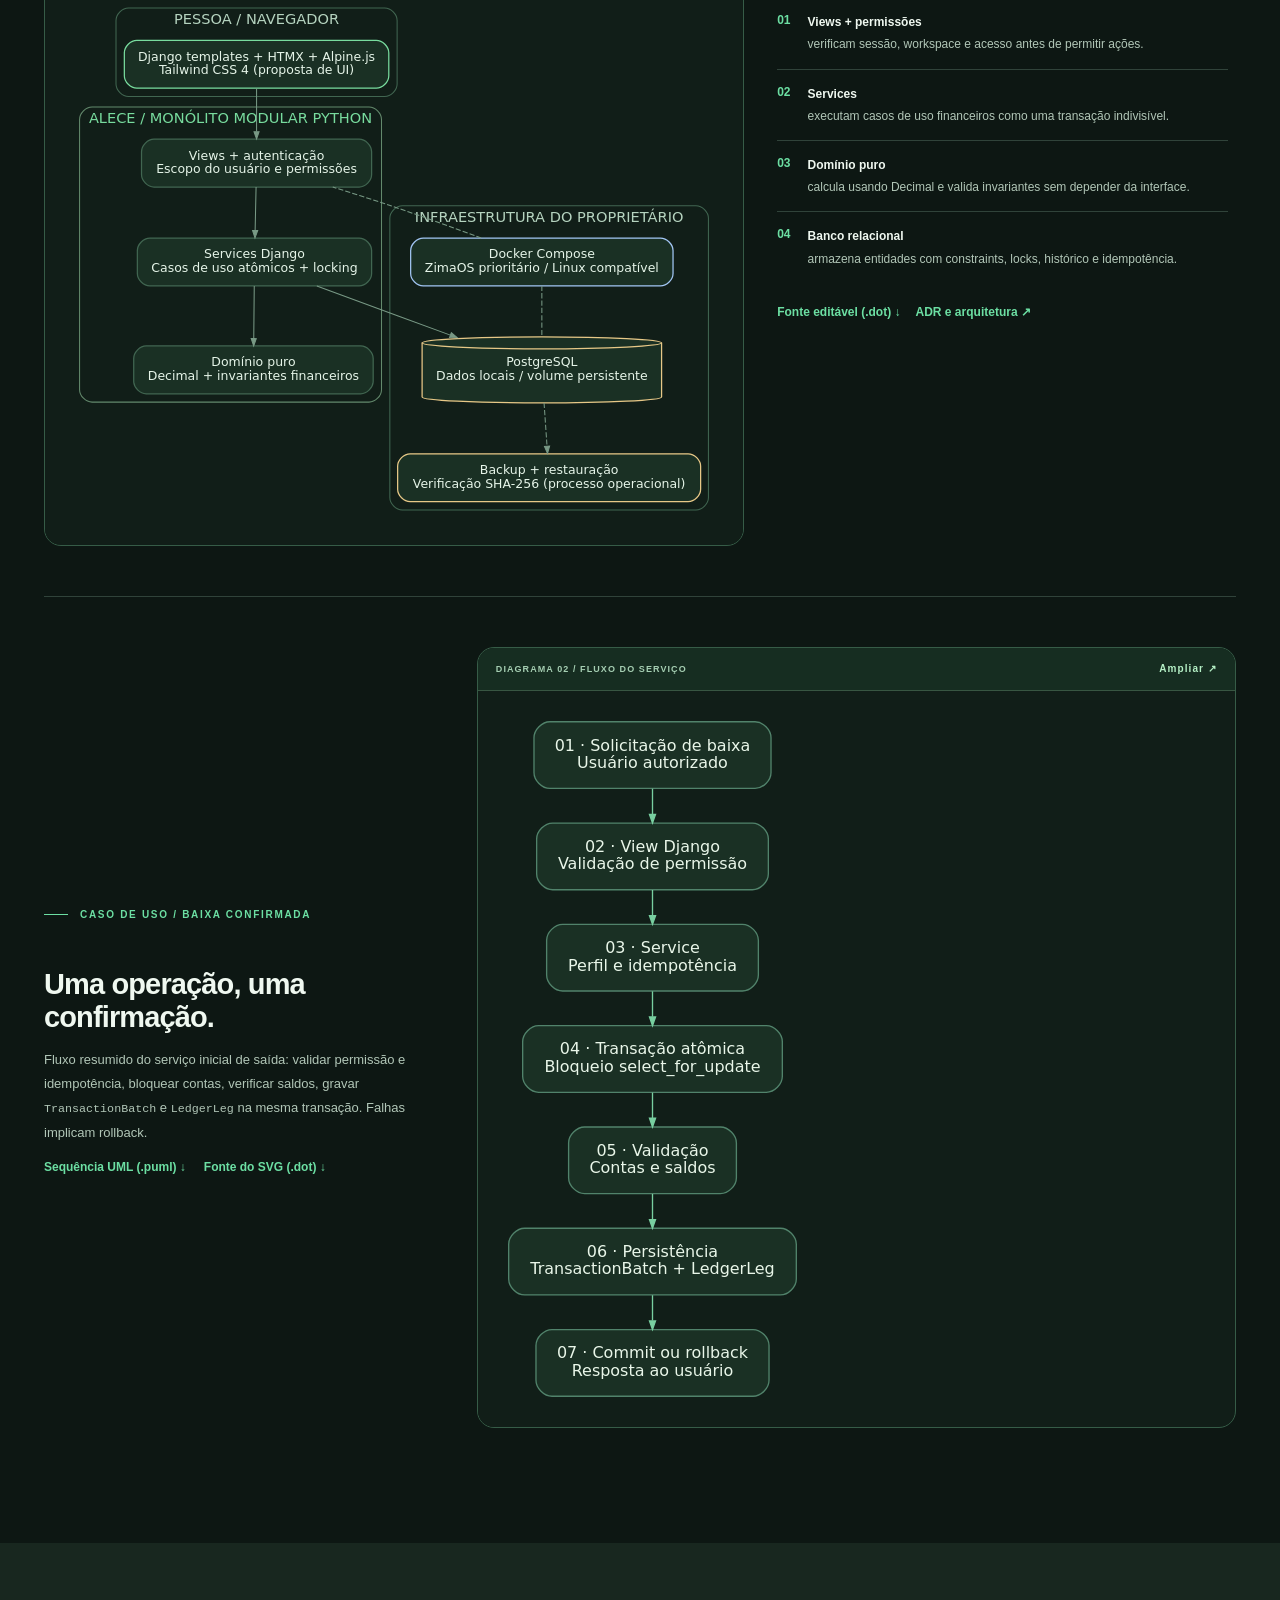
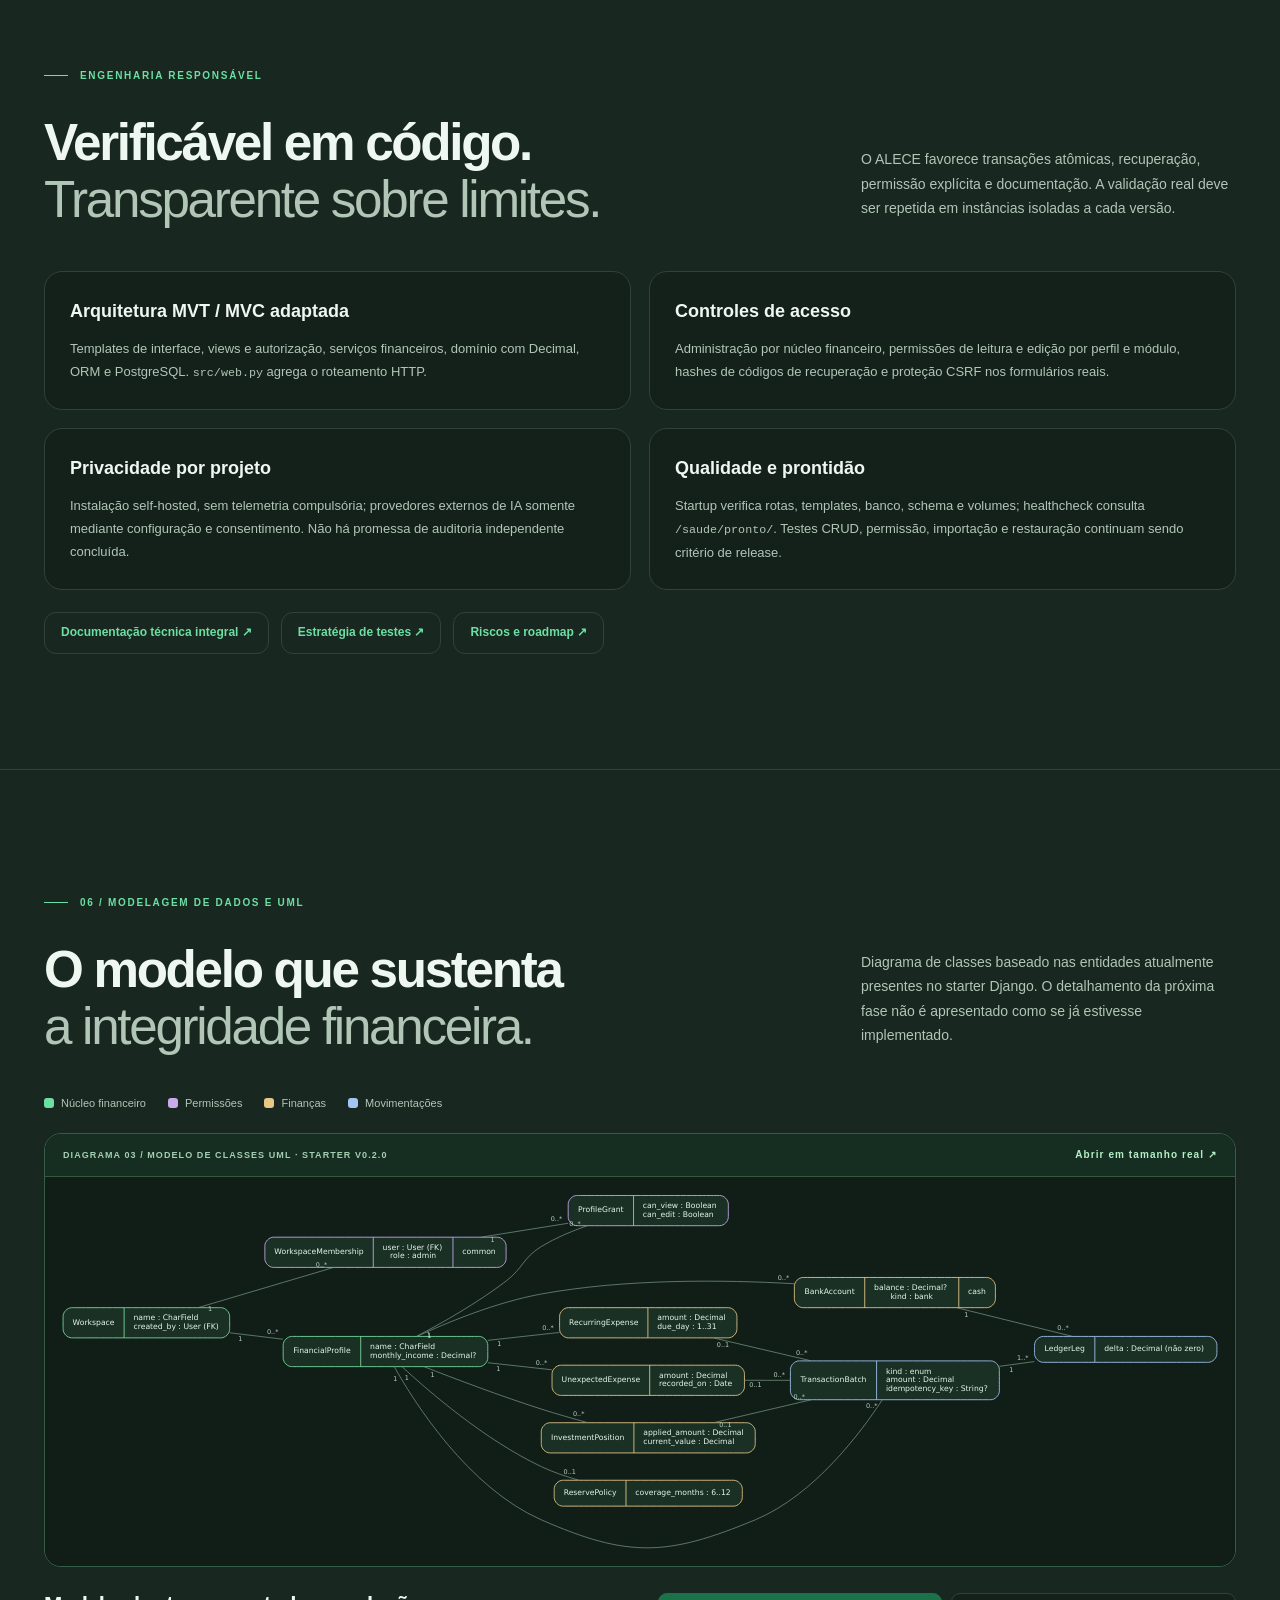
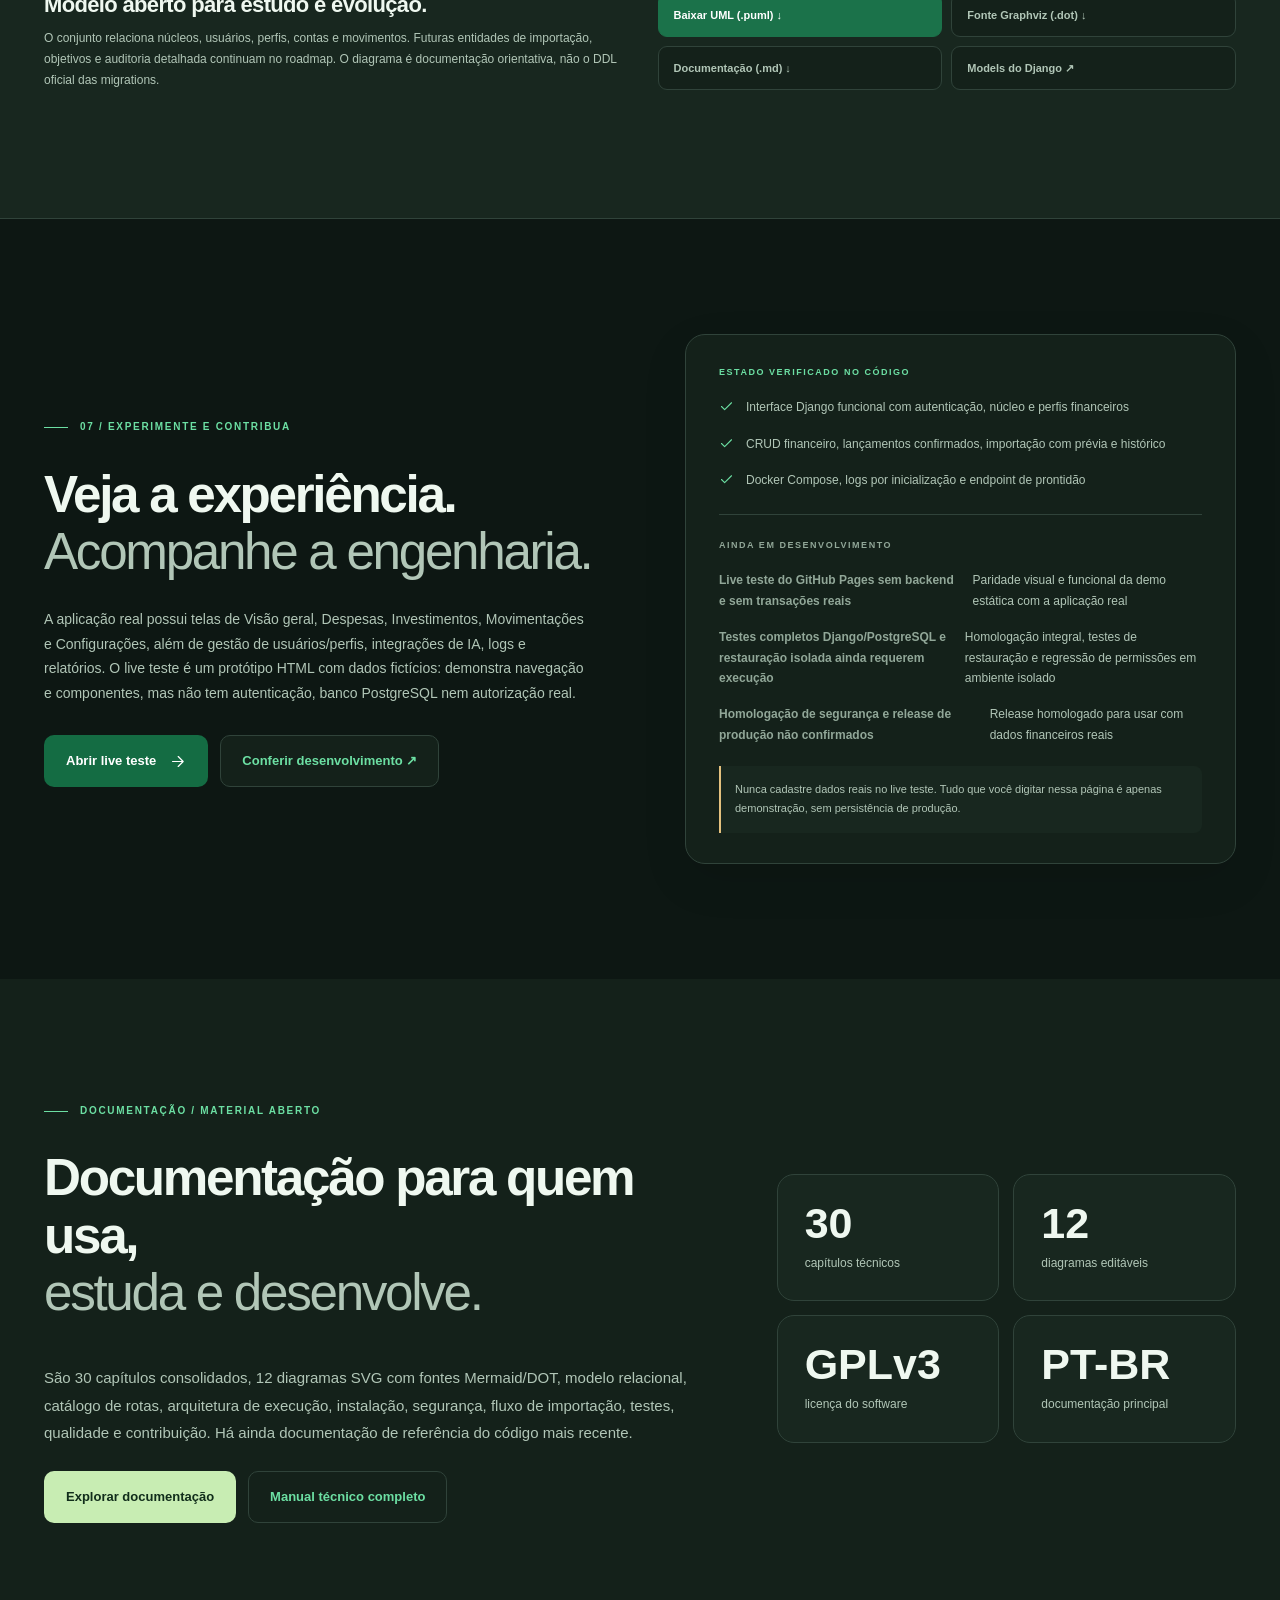
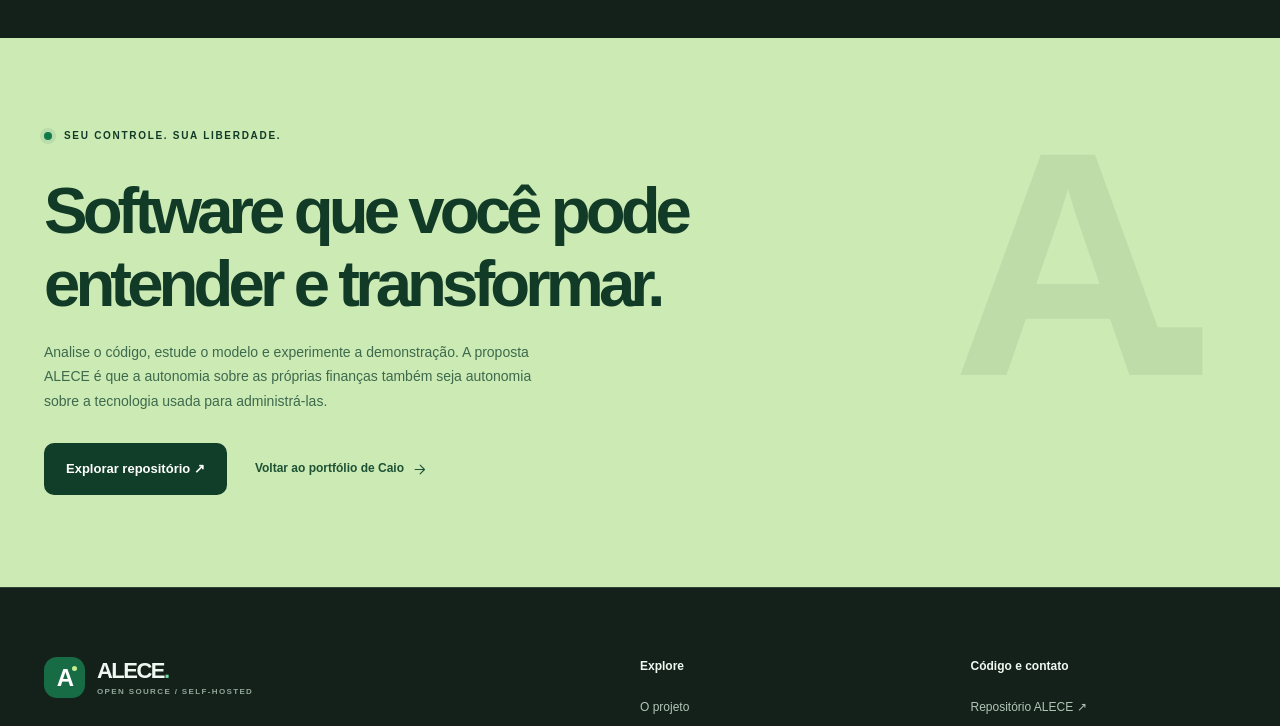
<file: projetos/alece/index.html>
<!DOCTYPE html>

<html data-theme="dark" lang="pt-BR">
<head>
<meta charset="utf-8"/>
<meta content="width=device-width, initial-scale=1" name="viewport"/>
<meta content="#0b2c21" name="theme-color"/>
<meta content="ALECE: plataforma financeira livre self-hosted, Python/Django 5.2, PostgreSQL 16, Docker Compose, trilha de auditoria, perfis, relatórios, importação de extratos e IA opcional. Documentação técnica, diagramas e live teste." name="description"/>
<meta content="Caio Tomaz Araújo Silva" name="author"/>
<meta content="website" property="og:type"/>
<meta content="pt_BR" property="og:locale"/>
<meta content="ALECE — Finanças sob seu controle · Software livre" property="og:title"/>
<meta content="ALECE: controle financeiro com privacidade, arquitetura Django/PostgreSQL, documentação técnica integral, UML, Docker Compose e demonstração pública fictícia." property="og:description"/>
<meta content="https://caiotomaza.github.io/projetos/alece/" property="og:url"/>
<meta content="https://caiotomaza.github.io/projetos/alece/assets/interface-alece.webp" property="og:image"/>
<meta content="light dark" name="color-scheme"/>
<link href="https://caiotomaza.github.io/projetos/alece/" rel="canonical"/>
<link href="favicon.svg" rel="icon" type="image/svg+xml"/>
<link href="styles.css" rel="stylesheet"/>
<script defer="" src="script.js"></script>
<title>ALECE — Gestão financeira self-hosted · Documentação e live teste</title>
</head>
<body>
<a class="skip" href="#conteudo">Pular para o conteúdo</a>
<svg aria-hidden="true" style="position:absolute;width:0;height:0;overflow:hidden" xmlns="http://www.w3.org/2000/svg"><defs>
<symbol id="i-arrow" viewbox="0 0 24 24"><path d="M5 12h14M13 5l7 7-7 7"></path></symbol>
<symbol id="i-ext" viewbox="0 0 24 24"><path d="M13 5h6v6M10 14 19 5M19 13v6H5V5h6"></path></symbol>
<symbol id="i-wallet" viewbox="0 0 24 24"><rect height="15" rx="3" width="18" x="3" y="5"></rect><path d="M3 9h18M15 15h3"></path></symbol>
<symbol id="i-chart" viewbox="0 0 24 24"><path d="M4 19V5M4 19h17M8 15l4-5 3 2 5-7"></path></symbol>
<symbol id="i-users" viewbox="0 0 24 24"><circle cx="9" cy="8" r="3"></circle><path d="M3 20v-2a6 6 0 0 1 12 0v2M16 5a3 3 0 0 1 0 6M18 14a5 5 0 0 1 3 5v1"></path></symbol>
<symbol id="i-shield" viewbox="0 0 24 24"><path d="m12 2 8 4v6c0 5-3.5 8.5-8 10-4.5-1.5-8-5-8-10V6zM9 12l2 2 4-4"></path></symbol>
<symbol id="i-repeat" viewbox="0 0 24 24"><path d="M4 9V5h4M20 15v4h-4M5 14a7 7 0 0 0 12 3l3-2M19 10A7 7 0 0 0 7 7L4 9"></path></symbol>
<symbol id="i-file" viewbox="0 0 24 24"><path d="M6 2h8l4 4v16H6zM14 2v5h5M9 12h6M9 16h6"></path></symbol>
<symbol id="i-layers" viewbox="0 0 24 24"><path d="m12 3 9 5-9 5-9-5 9-5ZM3 12l9 5 9-5M3 16l9 5 9-5"></path></symbol>
<symbol id="i-terminal" viewbox="0 0 24 24"><rect height="18" rx="3" width="20" x="2" y="3"></rect><path d="m6 9 3 3-3 3M12 16h6"></path></symbol>
<symbol id="i-sun" viewbox="0 0 24 24"><circle cx="12" cy="12" r="4"></circle><path d="M12 2v2M12 20v2M4.9 4.9 6.3 6.3M17.7 17.7l1.4 1.4M2 12h2M20 12h2M4.9 19.1l1.4-1.4M17.7 6.3l1.4-1.4"></path></symbol>
<symbol id="i-moon" viewbox="0 0 24 24"><path d="M20.6 14.5A9 9 0 0 1 9.5 3.4 9 9 0 1 0 20.6 14.5Z"></path></symbol>
<symbol id="i-menu" viewbox="0 0 24 24"><path d="M4 7h16M4 12h16M4 17h16"></path></symbol>
<symbol id="i-close" viewbox="0 0 24 24"><path d="M5 5l14 14M19 5 5 19"></path></symbol>
<symbol id="i-check" viewbox="0 0 24 24"><path d="m4 12 5 5L20 6"></path></symbol>
</defs></svg>
<header class="site-header" id="topo">
<div class="container header-inner">
<a aria-label="ALECE, início da apresentação" class="brand" href="./"><span class="brand-icon">A<span class="brand-tick"></span></span><span class="brand-text"><strong>ALECE<span class="brand-period">.</span></strong><small>FINANCE / PROJETO</small></span></a>
<nav aria-label="Navegação principal" class="nav" id="menu"><a href="#sobre">Projeto</a><a href="#funcionalidades">Funcionalidades</a><a href="#logica">Lógica financeira</a><a href="#arquitetura">Arquitetura</a><a href="documentacao/">Documentação</a><a class="nav-demo" href="teste/">Live teste <svg class="icon"><use href="#i-arrow"></use></svg></a></nav>
<div class="header-actions"><button aria-label="Ativar tema claro" class="icon-button" id="theme-toggle" title="Alternar tema" type="button"><svg class="icon"><use href="#i-sun" id="theme-icon"></use></svg></button><button aria-controls="menu" aria-expanded="false" aria-label="Abrir menu" class="icon-button menu-toggle" id="menu-toggle" type="button"><svg class="icon"><use href="#i-menu" id="menu-icon"></use></svg></button></div>
</div>
</header>
<main id="conteudo">
<section aria-labelledby="hero-title" class="hero hero-v3" id="inicio">
<div aria-hidden="true" class="hero-radial"></div>
<div class="container hero-layout">
<div class="hero-copy">
<div class="hero-overline"><span class="green-glint"></span> SOFTWARE LIVRE <span class="hero-separator">/</span> GNU GPL v3 <span class="hero-separator">/</span> SELF-HOSTED</div>
<h1 id="hero-title">Suas finanças.<br/><em>Seu servidor.</em><br/>Suas regras.</h1>
<p class="hero-lead">O ALECE é um projeto de gestão financeira pessoal e familiar pensado para devolver o controle a quem realmente importa: <strong>você</strong>. Código aberto, liberdade para modificar, dados sob sua administração e arquitetura preparada para execução com Docker — sem modelo de negócios baseado na coleta de dados.</p>
<div class="hero-actions"><a class="button button-primary" href="#sobre">Conheça o projeto <svg class="icon"><use href="#i-arrow"></use></svg></a><a class="button button-outline-light" href="teste/">Live teste <svg class="icon"><use href="#i-arrow"></use></svg></a><a class="button button-outline-light" href="https://github.com/caiotomaza/alece" rel="noopener noreferrer" target="_blank">Ver código-fonte ↗</a></div>
<div class="hero-footnote"><svg class="icon"><use href="#i-shield"></use></svg><span>Licença GPL-3.0-only no repositório. Compromisso de projeto: sem telemetria compulsória e sem venda de dados. O produto completo ainda está em desenvolvimento.</span></div>
</div>
<div class="hero-visual">
<div class="screen-label"><span class="screen-dot"></span> PROTÓTIPO DE INTERFACE <span class="screen-version">DEMO ESTÁTICA</span></div>
<div class="browser-frame"><div class="browser-chrome"><span class="traffic"><i></i><i></i><i></i></span><span class="browser-title">ALECE · Visão geral</span><span class="browser-icon">↗</span></div><img alt="Tela do protótipo ALECE, no tema escuro, com valores protegidos na imagem de apresentação" fetchpriority="high" height="900" src="assets/interface-alece.webp" width="1440"/></div>
<div class="floating-card"><span class="floating-icon"><svg class="icon"><use href="#i-shield"></use></svg></span><span><strong>Privacidade desde a concepção</strong><small>Seus dados no ambiente que você escolher</small></span></div>
<div class="visual-subtext">HTML demonstrativo no navegador · Sem movimentações bancárias</div>
</div>
</div>
</section>
<section aria-label="Pilares do projeto" class="trust-strip"><div class="container trust-grid">
<div class="trust-item"><span class="trust-value">GPL<span>v3</span></span><span class="trust-label">Código aberto para estudar,<br/>modificar e redistribuir</span></div>
<div class="trust-item"><span class="trust-value">100<span>%</span></span><span class="trust-label">Autonomia sobre a instalação<br/>e os dados armazenados</span></div>
<div class="trust-item"><span class="trust-value">0<span>telemetria</span></span><span class="trust-label">Coleta compulsória não faz<br/>parte do modelo proposto</span></div>
<div class="trust-item"><span class="trust-value">Docker</span><span class="trust-label">Portabilidade planejada<br/>para servidores compatíveis</span></div>
</div></section>
<section aria-labelledby="sobre-title" class="section intro-section" id="sobre"><div class="container">
<div class="section-top"><div><span class="eyebrow"><span class="eyebrow-line"></span> 01 / MANIFESTO DO PROJETO</span><h2 id="sobre-title">Gestão financeira sem<br/><span class="light-weight">abrir mão da sua liberdade.</span></h2></div><p class="section-top-caption">Mais do que uma interface bonita: a proposta é criar um núcleo financeiro transparente, coerente e auditável, sem depender de SaaS para funcionar.</p></div>
<div class="manifesto-grid">
<article class="manifesto-intro"><span class="manifesto-kicker">POR QUE O ALECE EXISTE</span><h3>Dinheiro organizado.<br/>Decisões conscientes.</h3><p>O projeto surge da dificuldade de conciliar renda, saldos, obrigações, aplicações e metas em planilhas isoladas. Ele busca minimizar digitação, separar o que é planejado do que aconteceu e manter toda sugestão sujeita à revisão humana.</p><div class="name-note"><span>ORIGEM DO NOME</span><p>ALECE é uma homenagem a Alice Hercília, referência pessoal na origem do projeto. É uma iniciativa independente de software livre, sem vínculo institucional com a Assembleia Legislativa do Ceará.</p></div></article>
<div class="values-grid"><article class="value-card"><span class="value-icon">01</span><h3>Liberdade do código</h3><p>O repositório adota GNU GPL versão 3 <strong>(GPL-3.0-only)</strong>. É possível estudar, modificar e distribuir o software conforme os termos da licença.</p></article>
<article class="value-card"><span class="value-icon">02</span><h3>Dados pertencem a você</h3><p>O objetivo é armazenamento no seu servidor, exportação em formatos abertos e controle sobre backup, retenção, acesso e exclusão.</p></article>
<article class="value-card"><span class="value-icon">03</span><h3>Sem vigilância financeira</h3><p>Sem conta SaaS obrigatória, monetização de dados ou telemetria compulsória por concepção. Essas garantias exigem validação a cada release.</p></article>
<article class="value-card"><span class="value-icon">04</span><h3>Correto antes de automático</h3><p>Registros rastreáveis, prevenção de duplicação, cálculos em Decimal e nenhuma operação bancária disparada por suposição.</p></article></div>
</div>
<div class="license-line"><span class="license-stamp">GPL<br/>v3</span><p><strong>Software livre não significa software sem regras.</strong> Quem redistribuir versões modificadas deve cumprir a GNU GPL v3. O texto da licença está no <a href="https://github.com/caiotomaza/alece/blob/main/LICENSE" rel="noopener noreferrer" target="_blank">repositório oficial ↗</a>. A GPLv3 não impõe exatamente as obrigações de uso em rede da AGPLv3.</p></div>
</div></section>
<section aria-labelledby="capabilities-title" class="section capabilities-section" id="funcionalidades"><div class="container">
<div class="section-top"><div><span class="eyebrow"><span class="eyebrow-line"></span> ÁREAS DO SISTEMA / MÓDULOS</span><h2 id="capabilities-title">Do planejamento à auditoria.<br/><span class="light-weight">Um fluxo financeiro consistente.</span></h2></div><p class="section-top-caption">Módulos presentes na arquitetura do ALECE. A visualização pública reproduz a experiência com dados de demonstração; os fluxos reais dependem do backend.</p></div>
<div class="capability-grid">
<article class="capability-card"><span class="capability-index">01 / VISÃO GERAL</span><h3>Saldos, renda e compromissos</h3><p>Indicadores por perfil, separação entre renda e saldo bancário, despesas do mês, resumo gráfico e investimentos acumulados. Valores desconhecidos não são confundidos com zero.</p></article>
<article class="capability-card"><span class="capability-index">02 / DESPESAS</span><h3>Previsíveis e imprevisíveis</h3><p>Compromissos com vencimento mensal, categorias e situações; despesas pontuais vinculadas ao mês. Um cadastro planejado não debita automaticamente a conta.</p></article>
<article class="capability-card"><span class="capability-index">03 / INVESTIMENTOS</span><h3>Metas e Reserva</h3><p>Quatro categorias: Desenvolvimento pessoal e profissional, Aquisição patrimonial, Consumo planejado e Reserva. A Reserva tem meta por meses de despesas essenciais.</p></article>
<article class="capability-card"><span class="capability-index">04 / MOVIMENTAÇÕES</span><h3>Histórico auditável</h3><p>Entradas, saídas, transferências e aplicações. Operações confirmadas têm registros contábeis; correções geram estornos em vez de apagar silenciosamente a origem.</p></article>
<article class="capability-card"><span class="capability-index">05 / IMPORTAÇÃO</span><h3>Extratos com revisão</h3><p>Arquivos CSV, OFX e PDF compatíveis passam por prévia e revisão antes de confirmar lançamentos. Compatibilidade depende do formato e do extrator utilizado.</p></article>
<article class="capability-card"><span class="capability-index">06 / CONFIGURAÇÕES</span><h3>Contas, perfis e acesso</h3><p>Usuários com login por nome ou e-mail opcional, códigos de recuperação, perfis financeiros, permissões por módulo e controle administrativo.</p></article>
<article class="capability-card"><span class="capability-index">07 / INTEGRAÇÃO OPCIONAL</span><h3>Análises por IA</h3><p>Presets de provedores e endpoint personalizado, uma integração ativa por vez, chave no volume privado e consentimento por envio. IA não autoriza movimentações.</p></article>
<article class="capability-card"><span class="capability-index">08 / OPERAÇÃO</span><h3>Logs, relatórios e backups</h3><p>Auditoria de eventos, páginas de erro, indicadores técnicos e exportação financeira portátil com JSON, manifesto SHA-256 e planilha XLSX para leitura.</p></article>
</div><div class="capability-footer"><a class="button button-primary" href="documentacao/manual.html">Ler documentação de cada módulo <svg class="icon"><use href="#i-arrow"></use></svg></a><span>Funcionalidade implementada ≠ homologação completa. Consulte resultados dos testes e limitações.</span></div>
</div></section>
<section aria-labelledby="logica-title" class="section section-soft" id="logica"><div class="container">
<div class="section-top"><div><span class="eyebrow"><span class="eyebrow-line"></span> 02 / MODELO DE GESTÃO</span><h2 id="logica-title">Toda decisão tem um destino.<br/><span class="light-weight">Todo lançamento tem uma origem.</span></h2></div><p class="section-top-caption">O ALECE distingue fluxo mensal, patrimônio, previsão e realização. O dinheiro não deve aparecer duas vezes só porque mudou de finalidade ou de conta.</p></div>
<div class="logic-note"><div class="logic-note-heading"><span class="logic-note-dot"></span> DISTINÇÃO ESSENCIAL</div><p><strong>Renda é fluxo.</strong> <strong>Saldo é posição financeira.</strong> Somá-los indiscriminadamente cria falsa disponibilidade; transferir entre contas e aplicar dinheiro também não cria renda ou despesa de consumo.</p></div>
<div class="flowmap-head"><div><h3>Mapa conceitual da gestão financeira</h3><p>Imagem original fornecida para o projeto, mantida integralmente.</p></div><a class="diagram-link" href="assets/mapa-financeiro-original.jpg" rel="noopener noreferrer" target="_blank">Abrir imagem em tamanho real ↗</a></div>
<a aria-label="Abrir mapa mental completo em nova aba" class="map-visual" href="assets/mapa-financeiro-original.jpg" rel="noopener noreferrer" target="_blank"><img alt="Mapa mental: renda e saldo como contexto; investimentos divididos em reserva e objetivos de desenvolvimento, patrimônio e consumo; despesas previsíveis em essenciais, estratégicas e discricionárias, além de despesas imprevisíveis" height="728" loading="lazy" src="assets/mapa-financeiro-original.jpg" width="1372"/></a>
<p class="map-clarification">O mapa representa <strong>destinações conceituais</strong>, não uma soma aritmética de renda com saldo. A modelagem contábil preserva a distinção entre fluxo, posição patrimonial e planejamento.</p>
<div class="logic-columns"><article class="logic-panel invest"><div class="logic-heading"><span class="logic-symbol">↑</span><span>INVESTIMENTOS</span></div><h3>Proteção e construção</h3><p><strong>Reserva:</strong> protege emergências verdadeiras. Sua meta usa despesas essenciais mensais × meses de proteção (padrão do sistema: <strong>9 meses</strong>, configurável de 6 a 12).</p><p><strong>Objetivos:</strong> desenvolvimento pessoal/profissional, aquisição patrimonial e consumo planejado. Aplicar e resgatar são movimentações entre ativos, não despesas ou rendas habituais.</p><span class="logic-panel-foot">SEGURANÇA → OBJETIVOS → PATRIMÔNIO</span></article>
<article class="logic-panel expend"><div class="logic-heading"><span class="logic-symbol">↓</span><span>DESPESAS</span></div><h3>Necessidade e previsibilidade</h3><p><strong>Previsíveis:</strong> essenciais (manutenção), estratégicas (capacitação/produtividade) e discricionárias (conforto/lazer). O compromisso cadastrado continua pendente até o pagamento confirmado.</p><p><strong>Imprevisíveis:</strong> não planejadas, classificadas também pela finalidade. Uma despesa imprevista não justifica automaticamente usar a reserva.</p><span class="logic-panel-foot">PLANEJADO ≠ EFETIVAMENTE PAGO</span></article></div>
<div class="finance-principles"><div class="finance-rule"><b>01</b><span><strong>Não duplicar patrimônio</strong> Transferências, aplicações e resgates mudam a composição dos ativos sem contar novamente como renda ou consumo.</span></div><div class="finance-rule"><b>02</b><span><strong>Não confirmar por semelhança</strong> Extratos importados exigem prévia, associação plausível, revisão e confirmação; suspeita de duplicidade bloqueia o lote.</span></div><div class="finance-rule"><b>03</b><span><strong>Planejar com prioridade</strong> Essenciais → proteção → desenvolvimento/objetivos → consumo, com flexibilidade conforme renda, dívidas e urgências.</span></div></div>
<a class="inline-link" href="https://github.com/caiotomaza/alece/blob/main/docs/DOMAIN.md" rel="noopener noreferrer" target="_blank">Consultar as invariantes financeiras no código <svg class="icon"><use href="#i-arrow"></use></svg></a>
</div></section>
<section aria-labelledby="tech-title" class="section" id="tecnologias"><div class="container">
<div class="section-top"><div><span class="eyebrow"><span class="eyebrow-line"></span> 03 / ENGENHARIA E STACK</span><h2 id="tech-title">Uma stack para durar.<br/><span class="light-weight">Aberta para evoluir.</span></h2></div><p class="section-top-caption">Monólito modular, contratos claros entre camadas e menor custo de operação que uma arquitetura fragmentada prematuramente.</p></div>
<div class="tech-grid"><article class="tech-card major"><div class="tech-card-top"><span>CORE / BACKEND</span><span>01</span></div><div class="tech-monogram">Py</div><h3>Python 3.12 + Django 5.2 LTS</h3><p>A imagem Docker atual executa Python 3.12 e Django 5.2 LTS. O domínio financeiro utiliza Decimal, serviços transacionais, ORM Django, autenticação e autorização por perfil.</p><div class="tech-tags"><span>Python</span><span>Django</span><span>Decimal</span><span>ORM</span></div></article>
<article class="tech-card"><div class="tech-card-top"><span>PERSISTÊNCIA</span><span>02</span></div><h3>PostgreSQL 16</h3><p>Persistência relacional com transações atômicas, constraints, locks de linha, migrações e registro auditável de movimentações. A imagem utilizada no Compose atual é postgres:16-bookworm.</p><div class="tech-tags"><span>PostgreSQL</span><span>ACID</span><span>NUMERIC</span></div></article>
<article class="tech-card"><div class="tech-card-top"><span>INTERFACE PREVISTA</span><span>03</span></div><h3>Django Templates + JavaScript</h3><p>Interface SSR construída com templates Django e JavaScript/CSS próprios, com modais, tema por usuário e responsividade. O live teste usa dados fictícios e não acessa o backend.</p><div class="tech-tags"><span>HTML renderizado</span><span>JavaScript</span><span>CSS</span></div></article>
<article class="tech-card"><div class="tech-card-top"><span>EMPACOTAMENTO</span><span>04</span></div><h3>Docker + Compose</h3><p>Serviços e volumes isolados, configuração explícita, imagens versionadas, healthchecks e portabilidade para servidores compatíveis.</p><div class="tech-tags"><span>Docker Engine</span><span>Compose v2</span></div></article>
<article class="tech-card"><div class="tech-card-top"><span>QUALIDADE E ENTREGA</span><span>05</span></div><h3>GitHub Actions + testes</h3><p>CI, regras de domínio testáveis, scripts de implantação, logs, backups verificados e publicação de imagens por versões.</p><div class="tech-tags"><span>CI</span><span>Pytest</span><span>GitHub</span></div></article>
</div>
<p class="section-fineprint">Informações técnicas verificadas no snapshot do projeto de 25/10/2026. A execução real e as versões de dependências devem ser conferidas no repositório, no Compose e na instalação de destino.</p>
</div></section>
<section aria-labelledby="deploy-title" class="section architecture-section" id="implantacao"><div class="container">
<div class="section-top"><div><span class="eyebrow eyebrow-light"><span class="eyebrow-line"></span> 04 / SELF-HOSTING</span><h2 id="deploy-title">Pensado para o ZimaOS.<br/><span class="light-weight">Não limitado a ele.</span></h2></div><p class="section-top-caption">O ambiente prioritário é o ZimaOS, mas a base é Docker Compose e foi projetada para Linux compatível. A instalação é sua: armazenamento, acesso, rede e backups sob seu controle.</p></div>
<div class="hosting-grid"><article class="hosting-highlight"><span class="host-pill">PRIMEIRA REFERÊNCIA</span><h3>ZimaOS</h3><p>Um servidor doméstico como ponto de partida: facilidade de gerenciamento por interface e suporte a apps Docker. O pacote de App Store é uma evolução; a UI do ZimaOS pode exigir uma imagem previamente publicada, não um <code>build: .</code> local.</p><span class="host-base">HOST + DOCKER COMPOSE + VOLUMES PERSISTENTES</span></article><div class="hosting-other"><article><span>02 / SERVIDOR LINUX</span><h3>Mini PC, NAS ou VPS</h3><p>Desde que o host tenha Docker Engine/Compose, arquitetura de CPU suportada, recursos adequados e volumes persistentes.</p></article><article><span>03 / PRIVACIDADE DE REDE</span><h3>LAN primeiro; VPN quando necessário</h3><p>PostgreSQL isolado da rede pública. Acesso externo exige proteção adequada; não exponha interfaces administrativas sem controles de perímetro.</p></article><article><span>04 / LIBERDADE OPERACIONAL</span><h3>Sem fornecedor obrigatório</h3><p>A proposta não exige hospedagem na nuvem do autor. Você decide sobre infraestrutura, atualizações, exportações e restauração.</p></article></div></div>
<div class="install-box"><div class="install-title"><div><span>GUIA RÁPIDO — BASE DE DESENVOLVIMENTO</span><h3>Como iniciar uma instância de desenvolvimento</h3></div><span class="install-state">NÃO É RELEASE FINANCEIRO DE PRODUÇÃO</span></div><div class="install-steps"><div><b>01</b><p>Revise <code>compose.yaml</code> e <code>.env</code>; valide Docker Compose v2, portas, rede loopback e volumes persistentes. Não exponha uma instalação sem administrador.</p></div><div><b>02</b><p>Execute <code>docker compose up --build -d</code> no diretório do projeto. O inicializador prepara os segredos, o PostgreSQL sobe e o Django verifica as dependências antes do Gunicorn.</p></div><div><b>03</b><p>Acesse <code>http://127.0.0.1:8088/configuracao-inicial/</code>, crie seu usuário administrador e salve os seis códigos de recuperação. Teste <code>/saude/pronto/</code> e consulte <code>src/logs/</code>.</p></div></div><div class="code-wrap"><div class="code-top"><span>TERMINAL • NO DIRETÓRIO DO REPOSITÓRIO</span><button aria-label="Copiar comandos de inicialização" class="copy-code" id="copy-commands" type="button">Copiar comandos</button></div><pre><code>docker compose up --build -d
docker compose ps
docker compose logs --tail=100 web</code></pre></div><p class="install-caution">Ambiente de desenvolvimento: backup validado antes de upgrades; nunca execute <code>docker compose down -v</code>. O Compose usa os containers <code>alece_web</code>, <code>alece_db</code> e <code>alece_secrets_init</code> (este último termina normalmente). <a href="documentacao/manual.html">Leia o manual técnico</a> antes da implantação.</p></div>
</div></section>
<section aria-labelledby="architecture-title" class="section" id="arquitetura"><div class="container">
<div class="section-top"><div><span class="eyebrow"><span class="eyebrow-line"></span> 05 / LÓGICA DE PROGRAMAÇÃO</span><h2 id="architecture-title">Fluxos explicáveis.<br/><span class="light-weight">Arquitetura verificável.</span></h2></div><p class="section-top-caption">A arquitetura separa views, autorização, serviços de casos de uso e cálculos de domínio. A persistência é responsabilidade do PostgreSQL; o navegador não é fonte de verdade.</p></div>
<div class="diagram-section-grid"><div class="diagram-container"><div class="diagram-topline"><span>DIAGRAMA 01 / ARQUITETURA</span><a href="assets/diagramas/arquitetura.svg" rel="noopener noreferrer" target="_blank">Ampliar ↗</a></div><a href="assets/diagramas/arquitetura.svg" rel="noopener noreferrer" target="_blank"><img alt="Arquitetura em monólito modular: navegador, views e permissões Django, serviços, regras Decimal, PostgreSQL e infraestrutura Docker com backup" loading="lazy" src="assets/diagramas/arquitetura.svg"/></a></div><div class="architecture-side"><h3>Onde cada regra mora?</h3><div class="architecture-rule"><span>01</span><p><strong>Views + permissões</strong> verificam sessão, workspace e acesso antes de permitir ações.</p></div><div class="architecture-rule"><span>02</span><p><strong>Services</strong> executam casos de uso financeiros como uma transação indivisível.</p></div><div class="architecture-rule"><span>03</span><p><strong>Domínio puro</strong> calcula usando Decimal e valida invariantes sem depender da interface.</p></div><div class="architecture-rule"><span>04</span><p><strong>Banco relacional</strong> armazena entidades com constraints, locks, histórico e idempotência.</p></div><div class="architecture-doclinks"><a download="" href="docs/arquitetura.dot">Fonte editável (.dot) ↓</a><a href="https://github.com/caiotomaza/alece/blob/main/docs/ARCHITECTURE.md" rel="noopener noreferrer" target="_blank">ADR e arquitetura ↗</a></div></div></div>
<div class="sequence-wrap"><div><span class="eyebrow"><span class="eyebrow-line"></span> CASO DE USO / BAIXA CONFIRMADA</span><h3>Uma operação, uma confirmação.</h3><p>Fluxo resumido do serviço inicial de saída: validar permissão e idempotência, bloquear contas, verificar saldos, gravar <code>TransactionBatch</code> e <code>LedgerLeg</code> na mesma transação. Falhas implicam rollback.</p><div class="download-row"><a download="" href="docs/fluxo-confirmacao.puml">Sequência UML (.puml) ↓</a><a download="" href="docs/fluxo-confirmacao.dot">Fonte do SVG (.dot) ↓</a></div></div><a class="diagram-container sequence" href="assets/diagramas/fluxo-confirmacao.svg" rel="noopener noreferrer" target="_blank"><span class="diagram-topline">DIAGRAMA 02 / FLUXO DO SERVIÇO <span>Ampliar ↗</span></span><picture><source media="(max-width:700px)" srcset="assets/diagramas/fluxo-confirmacao-mobile.svg"/><img alt="Sequência lógica do serviço de saída de caixa: autorização, validação, transação atômica, lançamento e commit ou rollback" loading="lazy" src="assets/diagramas/fluxo-confirmacao.svg"/></picture></a></div>
</div></section>
<section aria-labelledby="quality-title" class="section governance-section" id="qualidade"><div class="container"><div class="section-top"><div><span class="eyebrow"><span class="eyebrow-line"></span> ENGENHARIA RESPONSÁVEL</span><h2 id="quality-title">Verificável em código.<br/><span class="light-weight">Transparente sobre limites.</span></h2></div><p class="section-top-caption">O ALECE favorece transações atômicas, recuperação, permissão explícita e documentação. A validação real deve ser repetida em instâncias isoladas a cada versão.</p></div>
<div class="governance-grid"><div class="governance-point"><strong>Arquitetura MVT / MVC adaptada</strong><p>Templates de interface, views e autorização, serviços financeiros, domínio com Decimal, ORM e PostgreSQL. <code>src/web.py</code> agrega o roteamento HTTP.</p></div><div class="governance-point"><strong>Controles de acesso</strong><p>Administração por núcleo financeiro, permissões de leitura e edição por perfil e módulo, hashes de códigos de recuperação e proteção CSRF nos formulários reais.</p></div><div class="governance-point"><strong>Privacidade por projeto</strong><p>Instalação self-hosted, sem telemetria compulsória; provedores externos de IA somente mediante configuração e consentimento. Não há promessa de auditoria independente concluída.</p></div><div class="governance-point"><strong>Qualidade e prontidão</strong><p>Startup verifica rotas, templates, banco, schema e volumes; healthcheck consulta <code>/saude/pronto/</code>. Testes CRUD, permissão, importação e restauração continuam sendo critério de release.</p></div></div>
<div class="governance-links"><a href="documentacao/">Documentação técnica integral ↗</a><a href="documentacao/manual.html#08_QUALIDADE-01_ESTRATEGIA_TESTES">Estratégia de testes ↗</a><a href="documentacao/manual.html#09_DECISOES-02_RISCOS_LIMITACOES_ROADMAP">Riscos e roadmap ↗</a></div></div></section>
<section aria-labelledby="data-title" class="section section-soft" id="modelo"><div class="container">
<div class="section-top"><div><span class="eyebrow"><span class="eyebrow-line"></span> 06 / MODELAGEM DE DADOS E UML</span><h2 id="data-title">O modelo que sustenta<br/><span class="light-weight">a integridade financeira.</span></h2></div><p class="section-top-caption">Diagrama de classes baseado nas entidades atualmente presentes no starter Django. O detalhamento da próxima fase não é apresentado como se já estivesse implementado.</p></div>
<div class="model-legend"><span><i class="legend-dot g"></i> Núcleo financeiro</span><span><i class="legend-dot p"></i> Permissões</span><span><i class="legend-dot y"></i> Finanças</span><span><i class="legend-dot b"></i> Movimentações</span></div>
<div class="diagram-container model-diagram"><div class="diagram-topline"><span>DIAGRAMA 03 / MODELO DE CLASSES UML · STARTER V0.2.0</span><a href="assets/diagramas/modelo-classes.svg" rel="noopener noreferrer" target="_blank">Abrir em tamanho real ↗</a></div><a href="assets/diagramas/modelo-classes.svg" rel="noopener noreferrer" target="_blank"><img alt="Modelo UML simplificado das entidades Workspace, Membership, FinancialProfile, ProfileGrant, BankAccount, RecurringExpense, UnexpectedExpense, InvestmentPosition, ReservePolicy, TransactionBatch e LedgerLeg, com relacionamentos" loading="lazy" src="assets/diagramas/modelo-classes.svg"/></a></div>
<div class="model-foot"><div><h3>Modelo aberto para estudo e evolução.</h3><p>O conjunto relaciona núcleos, usuários, perfis, contas e movimentos. Futuras entidades de importação, objetivos e auditoria detalhada continuam no roadmap. O diagrama é documentação orientativa, não o DDL oficial das migrations.</p></div><div class="download-cluster"><a class="download-link primary" download="" href="docs/modelo-classes.puml">Baixar UML (.puml) ↓</a><a class="download-link" download="" href="docs/modelo-classes.dot">Fonte Graphviz (.dot) ↓</a><a class="download-link" download="" href="docs/MODELO_E_ARQUITETURA.md">Documentação (.md) ↓</a><a class="download-link" href="https://github.com/caiotomaza/alece/blob/main/apps/finance/models.py" rel="noopener noreferrer" target="_blank">Models do Django ↗</a></div></div>
</div></section>
<section aria-labelledby="status-title" class="section status-section" id="demonstracao"><div class="container status-layout"><div><span class="eyebrow"><span class="eyebrow-line"></span> 07 / EXPERIMENTE E CONTRIBUA</span><h2 id="status-title">Veja a experiência.<br/><span class="light-weight">Acompanhe a engenharia.</span></h2><p>A aplicação real possui telas de Visão geral, Despesas, Investimentos, Movimentações e Configurações, além de gestão de usuários/perfis, integrações de IA, logs e relatórios. O live teste é um protótipo HTML com dados fictícios: demonstra navegação e componentes, mas não tem autenticação, banco PostgreSQL nem autorização real.</p><div class="hero-actions"><a class="button button-dark" href="teste/">Abrir live teste <svg class="icon"><use href="#i-arrow"></use></svg></a><a class="button button-alt" href="https://github.com/caiotomaza/alece" rel="noopener noreferrer" target="_blank">Conferir desenvolvimento ↗</a></div></div><aside class="status-panel"><div class="status-panel-header">ESTADO VERIFICADO NO CÓDIGO</div><div class="status-row"><svg class="icon"><use href="#i-check"></use></svg><span>Interface Django funcional com autenticação, núcleo e perfis financeiros</span></div><div class="status-row"><svg class="icon"><use href="#i-check"></use></svg><span>CRUD financeiro, lançamentos confirmados, importação com prévia e histórico</span></div><div class="status-row"><svg class="icon"><use href="#i-check"></use></svg><span>Docker Compose, logs por inicialização e endpoint de prontidão</span></div><div class="status-divider"></div><div class="status-panel-header pending">AINDA EM DESENVOLVIMENTO</div><div class="status-row"><span class="status-minus">Live teste do GitHub Pages sem backend e sem transações reais</span><span>Paridade visual e funcional da demo estática com a aplicação real</span></div><div class="status-row"><span class="status-minus">Testes completos Django/PostgreSQL e restauração isolada ainda requerem execução</span><span>Homologação integral, testes de restauração e regressão de permissões em ambiente isolado</span></div><div class="status-row"><span class="status-minus">Homologação de segurança e release de produção não confirmados</span><span>Release homologado para usar com dados financeiros reais</span></div><p class="status-note">Nunca cadastre dados reais no live teste. Tudo que você digitar nessa página é apenas demonstração, sem persistência de produção.</p></aside></div></section>
<section aria-labelledby="public-docs-title" class="section public-docs" id="documentacao"><div class="container public-docs-layout"><div><span class="eyebrow"><span class="eyebrow-line"></span> DOCUMENTAÇÃO / MATERIAL ABERTO</span><h2 id="public-docs-title">Documentação para quem usa,<br/><span class="light-weight">estuda e desenvolve.</span></h2><p>São 30 capítulos consolidados, 12 diagramas SVG com fontes Mermaid/DOT, modelo relacional, catálogo de rotas, arquitetura de execução, instalação, segurança, fluxo de importação, testes, qualidade e contribuição. Há ainda documentação de referência do código mais recente.</p><div class="hero-actions"><a class="button button-primary" href="documentacao/">Explorar documentação</a><a class="button button-alt" href="documentacao/manual.html">Manual técnico completo</a></div></div><div class="doc-metrics"><div><strong>30</strong><span>capítulos técnicos</span></div><div><strong>12</strong><span>diagramas editáveis</span></div><div><strong>GPLv3</strong><span>licença do software</span></div><div><strong>PT-BR</strong><span>documentação principal</span></div></div></div></section>
<section aria-labelledby="cta-title" class="last-cta"><div class="container cta-content"><div class="cta-label"><span class="green-glint"></span> SEU CONTROLE. SUA LIBERDADE.</div><h2 id="cta-title">Software que você pode<br/>entender e transformar.</h2><p>Analise o código, estude o modelo e experimente a demonstração. A proposta ALECE é que a autonomia sobre as próprias finanças também seja autonomia sobre a tecnologia usada para administrá-las.</p><div class="cta-links"><a class="button button-white" href="https://github.com/caiotomaza/alece" rel="noopener noreferrer" target="_blank">Explorar repositório ↗</a><a class="cta-back" href="../../">Voltar ao portfólio de Caio <svg class="icon"><use href="#i-arrow"></use></svg></a></div><div aria-hidden="true" class="cta-decor">A.</div></div></section>
</main>
<footer class="site-footer"><div class="container"><div class="footer-top"><div class="footer-brand"><a class="brand" href="./"><span class="brand-icon">A<span class="brand-tick"></span></span><span class="brand-text"><strong>ALECE<span class="brand-period">.</span></strong><small>OPEN SOURCE / SELF-HOSTED</small></span></a><p>Um projeto de gestão financeira com liberdade de código, privacidade por design e arquitetura aberta. Licença GNU GPL v3.</p></div><div class="footer-group"><strong>Explore</strong><a href="#sobre">O projeto</a><a href="#logica">Lógica financeira</a><a href="#tecnologias">Tecnologias</a><a href="#implantacao">Como rodar</a><a href="#modelo">UML e dados</a><a href="teste/">Live teste</a><a href="#funcionalidades">Módulos e recursos</a><a href="#qualidade">Qualidade e privacidade</a><a href="documentacao/">Documentação técnica</a></div><div class="footer-group"><strong>Código e contato</strong><a href="https://github.com/caiotomaza/alece" rel="noopener noreferrer" target="_blank">Repositório ALECE ↗</a><a href="https://github.com/caiotomaza/alece/blob/main/LICENSE" rel="noopener noreferrer" target="_blank">Licença GPL v3 ↗</a><a href="../../">Portfólio de Caio Tomaz</a><a href="https://www.linkedin.com/in/caiotomaza" rel="noopener noreferrer" target="_blank">LinkedIn ↗</a><a href="mailto:caiotomaza@gmail.com">E-mail</a></div></div><div aria-label="Origem do projeto" class="footer-provenance"><div class="footer-flags"><span class="identity-tile"><img alt="Bandeira do Brasil" loading="lazy" src="assets/identidade/bandeira-brasil.png"/><small>BRASIL</small></span><span class="identity-tile"><img alt="Bandeira do Ceará" loading="lazy" src="assets/identidade/bandeira-ceara.png"/><small>CEARÁ</small></span><span class="identity-tile ntec-identity"><img alt="Logotipo NTEC fornecido no protótipo" loading="lazy" src="assets/identidade/ntec-original.png"/><small>NTEC</small></span></div><p><strong>Raízes brasileiras. Origem cearense.</strong> O ALECE foi desenvolvido inicialmente por profissionais da NTEC, como contribuição à comunidade brasileira e internacional de software livre. Projeto aberto e independente: a participação de profissionais não implica propriedade ou endosso institucional da NTEC.</p></div><div class="footer-bottom"><span>© <span id="year">2026</span> · ALECE — projeto open source em evolução.</span><span>Desenvolvimento inicial no Ceará · colaboração aberta à comunidade mundial.</span><span>Não vinculado à Assembleia Legislativa do Ceará. Sem transações bancárias reais.</span><a href="#topo">Voltar ao topo ↑</a></div></div></footer>
</body>
</html>
</file>
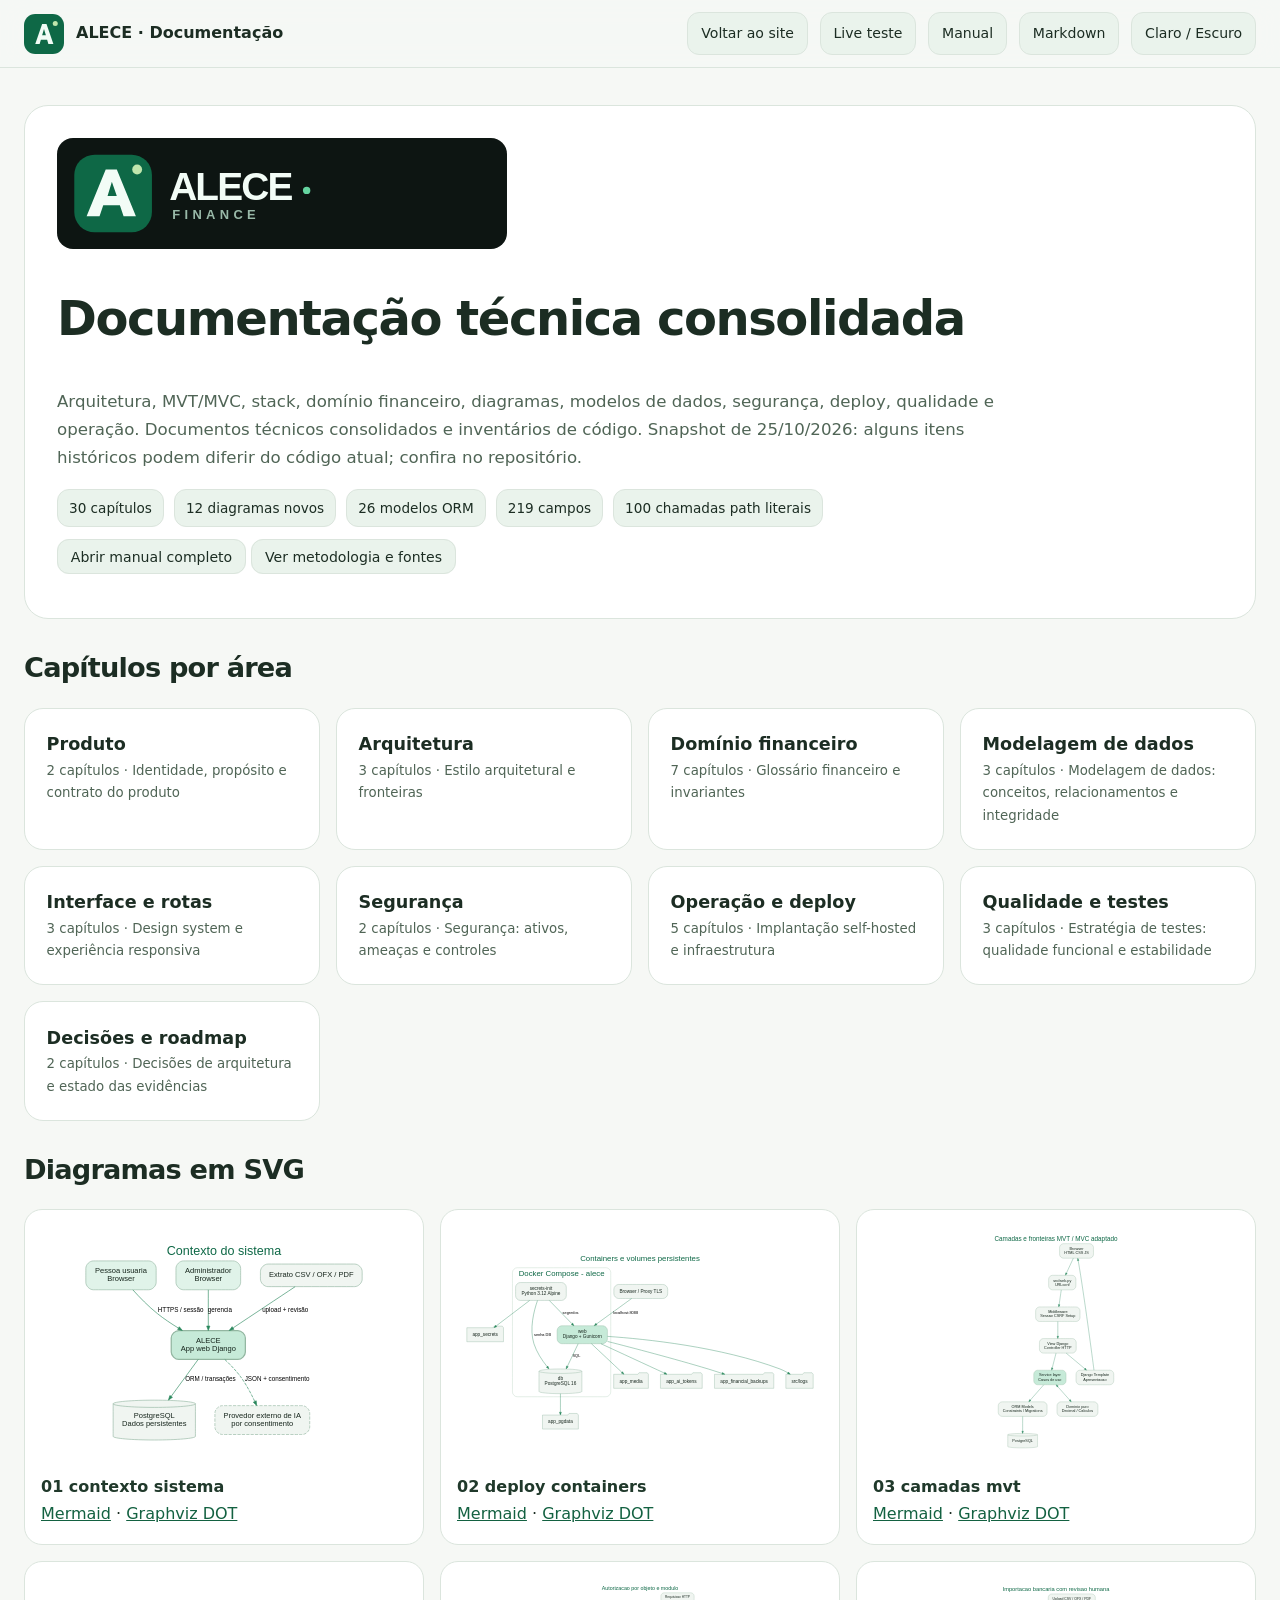
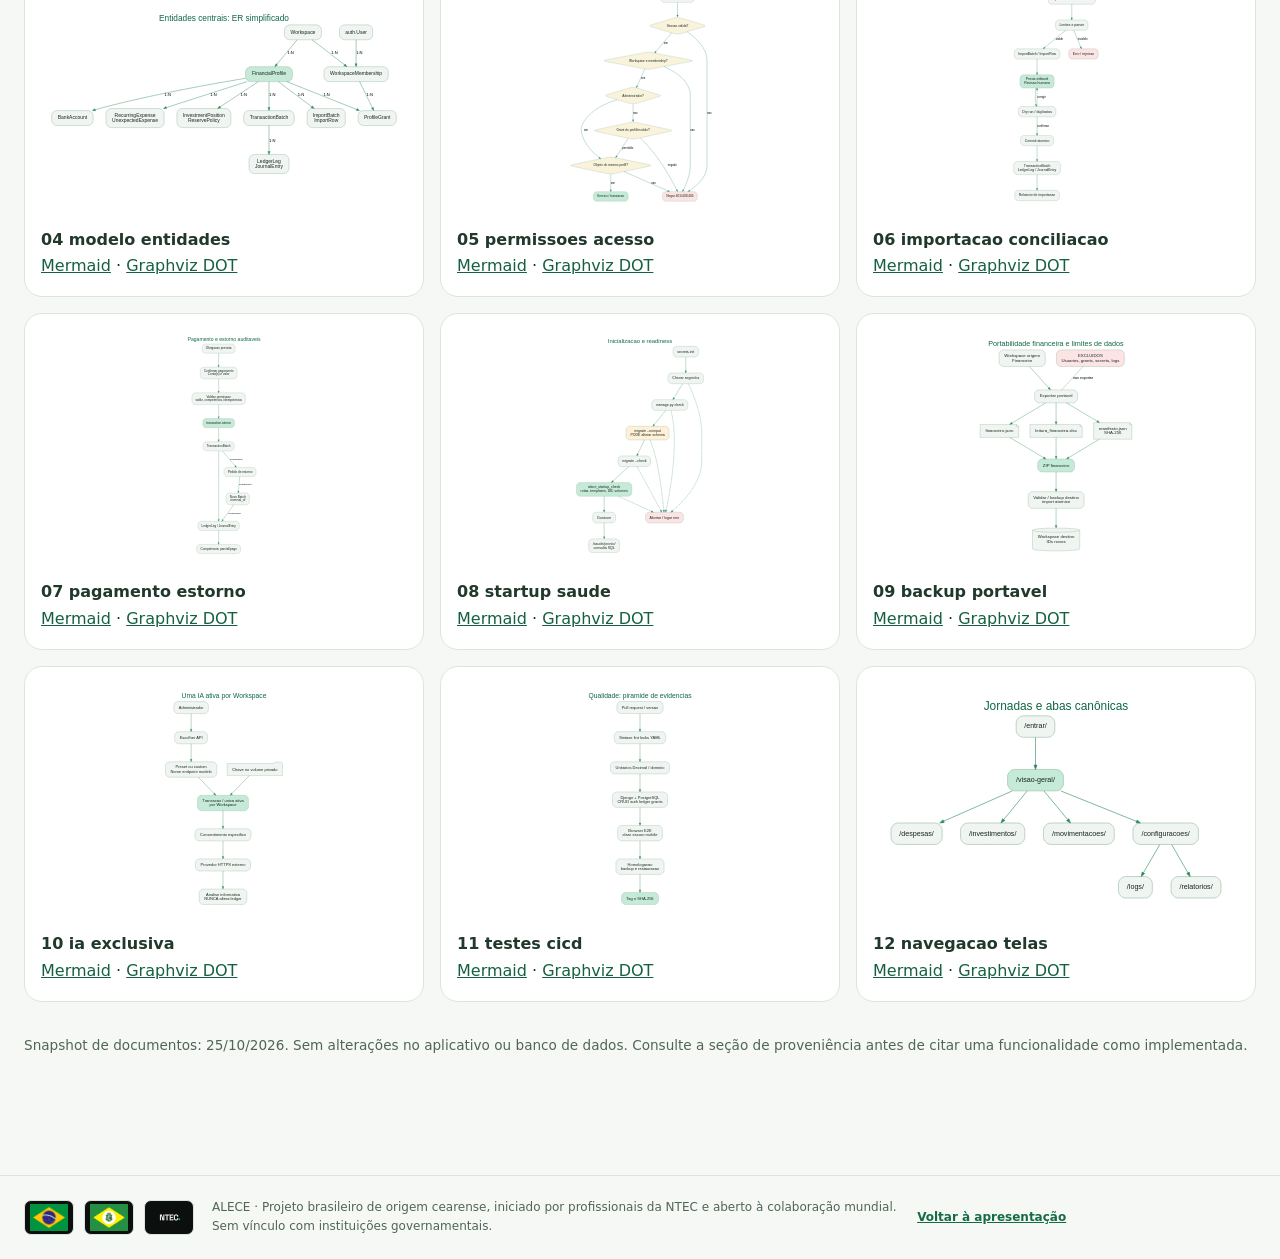
<file: projetos/alece/documentacao/index.html>
<!DOCTYPE html>
<html lang="pt-BR"><head><meta charset="utf-8"/><meta content="width=device-width,initial-scale=1" name="viewport"/><title>ALECE — Documentação técnica</title><link href="assets/identidade/favicon_original.svg" rel="icon"/><link href="assets/documentacao.css" rel="stylesheet"/></head><body><header><div class="bar"><a class="brand" href="index.html"><img alt="Ícone ALECE" src="assets/identidade/favicon_original.svg"/>ALECE · Documentação</a><div class="nav-actions"><a class="button" href="../">Voltar ao site</a><a class="button" href="../teste/">Live teste</a><a class="button" href="manual.html">Manual</a><a class="button" href="INDICE.md">Markdown</a><button aria-label="Alternar tema" data-theme-toggle="" type="button">Claro / Escuro</button></div></div></header><main><section class="hero"><img alt="ALECE Finance" src="assets/identidade/logo_horizontal_derivado.svg"/><h1>Documentação técnica consolidada</h1><p class="subtitle">Arquitetura, MVT/MVC, stack, domínio financeiro, diagramas, modelos de dados, segurança, deploy, qualidade e operação. Documentos técnicos consolidados e inventários de código. Snapshot de 25/10/2026: alguns itens históricos podem diferir do código atual; confira no repositório.</p><div class="stats"><span>30 capítulos</span><span>12 diagramas novos</span><span>26 modelos ORM</span><span>219 campos</span><span>100 chamadas path literais</span></div><p><a class="button" href="manual.html">Abrir manual completo</a> <a class="button" href="REGISTRO_DAS_FONTES.md">Ver metodologia e fontes</a></p></section><h2>Capítulos por área</h2><div class="tiles"><a class="tile" href="manual.html#01_PRODUTO-01_IDENTIDADE_ESCOPO"><strong>Produto</strong><small>2 capítulos · Identidade, propósito e contrato do produto</small></a><a class="tile" href="manual.html#02_ARQUITETURA-01_ESTILO_CAMADAS"><strong>Arquitetura</strong><small>3 capítulos · Estilo arquitetural e fronteiras</small></a><a class="tile" href="manual.html#03_DOMINIO-01_GLOSSARIO_INVARIANTES"><strong>Domínio financeiro</strong><small>7 capítulos · Glossário financeiro e invariantes</small></a><a class="tile" href="manual.html#04_DADOS-01_MODELO_RELACIONAL"><strong>Modelagem de dados</strong><small>3 capítulos · Modelagem de dados: conceitos, relacionamentos e integridade</small></a><a class="tile" href="manual.html#05_INTERFACE-01_DESIGN_SYSTEM"><strong>Interface e rotas</strong><small>3 capítulos · Design system e experiência responsiva</small></a><a class="tile" href="manual.html#06_SEGURANCA-01_MODELO_AMEACAS"><strong>Segurança</strong><small>2 capítulos · Segurança: ativos, ameaças e controles</small></a><a class="tile" href="manual.html#07_OPERACOES-01_IMPLANTACAO_SELF_HOST"><strong>Operação e deploy</strong><small>5 capítulos · Implantação self-hosted e infraestrutura</small></a><a class="tile" href="manual.html#08_QUALIDADE-01_ESTRATEGIA_TESTES"><strong>Qualidade e testes</strong><small>3 capítulos · Estratégia de testes: qualidade funcional e estabilidade</small></a><a class="tile" href="manual.html#09_DECISOES-01_ADRS_E_STATUS"><strong>Decisões e roadmap</strong><small>2 capítulos · Decisões de arquitetura e estado das evidências</small></a></div><h2>Diagramas em SVG</h2><div class="gallery"><figure><a href="diagramas/01_contexto_sistema.svg"><img alt="Diagrama 01 contexto sistema" src="diagramas/01_contexto_sistema.svg"/></a><figcaption>01 contexto sistema</figcaption><a href="diagramas/01_contexto_sistema.mmd">Mermaid</a> · <a href="diagramas/01_contexto_sistema.dot">Graphviz DOT</a></figure><figure><a href="diagramas/02_deploy_containers.svg"><img alt="Diagrama 02 deploy containers" src="diagramas/02_deploy_containers.svg"/></a><figcaption>02 deploy containers</figcaption><a href="diagramas/02_deploy_containers.mmd">Mermaid</a> · <a href="diagramas/02_deploy_containers.dot">Graphviz DOT</a></figure><figure><a href="diagramas/03_camadas_mvt.svg"><img alt="Diagrama 03 camadas mvt" src="diagramas/03_camadas_mvt.svg"/></a><figcaption>03 camadas mvt</figcaption><a href="diagramas/03_camadas_mvt.mmd">Mermaid</a> · <a href="diagramas/03_camadas_mvt.dot">Graphviz DOT</a></figure><figure><a href="diagramas/04_modelo_entidades.svg"><img alt="Diagrama 04 modelo entidades" src="diagramas/04_modelo_entidades.svg"/></a><figcaption>04 modelo entidades</figcaption><a href="diagramas/04_modelo_entidades.mmd">Mermaid</a> · <a href="diagramas/04_modelo_entidades.dot">Graphviz DOT</a></figure><figure><a href="diagramas/05_permissoes_acesso.svg"><img alt="Diagrama 05 permissoes acesso" src="diagramas/05_permissoes_acesso.svg"/></a><figcaption>05 permissoes acesso</figcaption><a href="diagramas/05_permissoes_acesso.mmd">Mermaid</a> · <a href="diagramas/05_permissoes_acesso.dot">Graphviz DOT</a></figure><figure><a href="diagramas/06_importacao_conciliacao.svg"><img alt="Diagrama 06 importacao conciliacao" src="diagramas/06_importacao_conciliacao.svg"/></a><figcaption>06 importacao conciliacao</figcaption><a href="diagramas/06_importacao_conciliacao.mmd">Mermaid</a> · <a href="diagramas/06_importacao_conciliacao.dot">Graphviz DOT</a></figure><figure><a href="diagramas/07_pagamento_estorno.svg"><img alt="Diagrama 07 pagamento estorno" src="diagramas/07_pagamento_estorno.svg"/></a><figcaption>07 pagamento estorno</figcaption><a href="diagramas/07_pagamento_estorno.mmd">Mermaid</a> · <a href="diagramas/07_pagamento_estorno.dot">Graphviz DOT</a></figure><figure><a href="diagramas/08_startup_saude.svg"><img alt="Diagrama 08 startup saude" src="diagramas/08_startup_saude.svg"/></a><figcaption>08 startup saude</figcaption><a href="diagramas/08_startup_saude.mmd">Mermaid</a> · <a href="diagramas/08_startup_saude.dot">Graphviz DOT</a></figure><figure><a href="diagramas/09_backup_portavel.svg"><img alt="Diagrama 09 backup portavel" src="diagramas/09_backup_portavel.svg"/></a><figcaption>09 backup portavel</figcaption><a href="diagramas/09_backup_portavel.mmd">Mermaid</a> · <a href="diagramas/09_backup_portavel.dot">Graphviz DOT</a></figure><figure><a href="diagramas/10_ia_exclusiva.svg"><img alt="Diagrama 10 ia exclusiva" src="diagramas/10_ia_exclusiva.svg"/></a><figcaption>10 ia exclusiva</figcaption><a href="diagramas/10_ia_exclusiva.mmd">Mermaid</a> · <a href="diagramas/10_ia_exclusiva.dot">Graphviz DOT</a></figure><figure><a href="diagramas/11_testes_cicd.svg"><img alt="Diagrama 11 testes cicd" src="diagramas/11_testes_cicd.svg"/></a><figcaption>11 testes cicd</figcaption><a href="diagramas/11_testes_cicd.mmd">Mermaid</a> · <a href="diagramas/11_testes_cicd.dot">Graphviz DOT</a></figure><figure><a href="diagramas/12_navegacao_telas.svg"><img alt="Diagrama 12 navegacao telas" src="diagramas/12_navegacao_telas.svg"/></a><figcaption>12 navegacao telas</figcaption><a href="diagramas/12_navegacao_telas.mmd">Mermaid</a> · <a href="diagramas/12_navegacao_telas.dot">Graphviz DOT</a></figure></div><footer>Snapshot de documentos: 25/10/2026. Sem alterações no aplicativo ou banco de dados. Consulte a seção de proveniência antes de citar uma funcionalidade como implementada.</footer></main><script src="assets/documentacao.js"></script><footer aria-label="Origem brasileira e cearense do projeto" class="doc-identity-footer"><div class="doc-identity-flags"><img alt="Bandeira do Brasil" loading="lazy" src="../assets/identidade/bandeira-brasil.png"/><img alt="Bandeira do Ceará" loading="lazy" src="../assets/identidade/bandeira-ceara.png"/><img alt="Marca NTEC fornecida pelo autor" loading="lazy" src="../assets/identidade/ntec-original.png"/></div><p>ALECE · Projeto brasileiro de origem cearense, iniciado por profissionais da NTEC e aberto à colaboração mundial. Sem vínculo com instituições governamentais.</p><a href="../">Voltar à apresentação</a></footer></body></html>
</file>
<file: styles.css>
:root {
  --green-500: #00C389;
  --green-400: #2BE0A6;
  --green-700: #008C61;
  --green-900: #013F2C;
  --black-ink: #0E1411;
  --char-coal: #161D1A;
  --graphite: #1E2723;
  --line: #283330;
  --mute-300: #8C9994;
  --mute-200: #B6C0BC;
  --mute-100: #DDE3E0;
  --paper: #F4F6F4;
  --warn: #F2C94C;
  --danger: #EB5757;
}

*,
*::before,
*::after {
  box-sizing: border-box;
}

html {
  scroll-behavior: smooth;
  scroll-padding-top: 96px;
  background: var(--black-ink);
}

body {
  margin: 0;
  background:
    linear-gradient(180deg, rgba(0, 195, 137, 0.07), transparent 380px),
    radial-gradient(circle at 10% 0%, rgba(43, 224, 166, 0.08), transparent 28rem),
    var(--black-ink);
  color: var(--mute-100);
  font-family: "IBM Plex Sans", system-ui, -apple-system, BlinkMacSystemFont, "Segoe UI", sans-serif;
  font-size: 16px;
  line-height: 1.7;
}

body.menu-open {
  overflow: hidden;
}

img {
  display: block;
  max-width: 100%;
}

a {
  color: inherit;
  text-decoration: none;
}

button,
a {
  -webkit-tap-highlight-color: transparent;
}

:focus-visible {
  outline: 2px solid var(--green-400);
  outline-offset: 4px;
}

::selection {
  background: rgba(0, 195, 137, 0.25);
  color: var(--paper);
}

.site-header {
  position: sticky;
  top: 0;
  z-index: 50;
  border-bottom: 1px solid rgba(40, 51, 48, 0.8);
  background: rgba(14, 20, 17, 0.82);
  backdrop-filter: blur(18px);
  transition: background-color 240ms ease, box-shadow 240ms ease;
}

.header-inner {
  display: flex;
  align-items: center;
  justify-content: space-between;
  gap: 24px;
  max-width: 1180px;
  margin: 0 auto;
  padding: 18px 64px;
}

.brand {
  display: inline-flex;
  align-items: center;
  gap: 10px;
  color: var(--paper);
  font-family: "Space Grotesk", sans-serif;
  font-size: 1rem;
  font-weight: 700;
  letter-spacing: 0;
  white-space: nowrap;
}

.mark-dot,
.status-dot {
  display: inline-block;
  width: 8px;
  height: 8px;
  border-radius: 999px;
  background: var(--green-500);
  box-shadow: 0 0 0 5px rgba(0, 195, 137, 0.12);
}

.nav {
  display: flex;
  align-items: center;
  gap: 6px;
}

.nav-link {
  position: relative;
  border-radius: 4px;
  color: var(--mute-200);
  font-family: "IBM Plex Mono", monospace;
  font-size: 0.78rem;
  font-weight: 500;
  padding: 8px 10px;
  transition: color 180ms ease, background-color 180ms ease;
}

.nav-link:hover,
.nav-link.is-active {
  color: var(--paper);
  background: rgba(0, 195, 137, 0.08);
}

.nav-link.is-active::after {
  position: absolute;
  right: 10px;
  bottom: 4px;
  left: 10px;
  height: 1px;
  background: var(--green-500);
  content: "";
}

.menu-toggle {
  display: none;
  width: 42px;
  height: 42px;
  align-items: center;
  justify-content: center;
  border: 1px solid var(--line);
  border-radius: 4px;
  background: var(--char-coal);
  color: var(--paper);
  cursor: pointer;
}

.menu-lines {
  position: relative;
  width: 18px;
  height: 12px;
}

.menu-lines::before,
.menu-lines::after {
  position: absolute;
  left: 0;
  width: 18px;
  height: 2px;
  border-radius: 2px;
  background: var(--paper);
  content: "";
  transition: transform 180ms ease, top 180ms ease;
}

.menu-lines::before {
  top: 0;
}

.menu-lines::after {
  top: 10px;
}

.menu-toggle[aria-expanded="true"] .menu-lines::before {
  top: 5px;
  transform: rotate(45deg);
}

.menu-toggle[aria-expanded="true"] .menu-lines::after {
  top: 5px;
  transform: rotate(-45deg);
}

.container {
  width: min(100%, 1180px);
  margin: 0 auto;
  padding: 56px 64px 96px;
}

.hero {
  min-height: calc(100vh - 79px);
  display: grid;
  grid-template-columns: minmax(0, 1.15fr) minmax(310px, 0.85fr);
  align-items: center;
  gap: 56px;
  padding-top: 72px;
}

.eyebrow,
.section-kicker,
.meta,
.tag,
.project-state,
.status,
.stat-label,
.contact-label {
  font-family: "IBM Plex Mono", monospace;
}

.eyebrow {
  display: inline-flex;
  align-items: center;
  gap: 10px;
  margin: 0 0 18px;
  color: var(--green-400);
  font-size: 0.78rem;
  font-weight: 600;
  text-transform: uppercase;
}

.eyebrow::before {
  width: 38px;
  height: 1px;
  background: var(--green-500);
  content: "";
}

h1,
h2,
h3,
h4 {
  margin: 0;
  color: var(--paper);
  font-family: "Space Grotesk", sans-serif;
  font-weight: 700;
  letter-spacing: 0;
  line-height: 1.05;
}

h1 {
  max-width: 830px;
  font-size: 4.35rem;
}

h1 .accent,
h2 .accent {
  color: var(--green-500);
}

.hero-subtitle {
  margin: 22px 0 0;
  color: var(--paper);
  font-family: "Space Grotesk", sans-serif;
  font-size: 1.28rem;
  font-weight: 600;
  line-height: 1.35;
}

.hero-description {
  max-width: 720px;
  margin: 18px 0 0;
  color: var(--mute-200);
  font-size: 1.05rem;
}

.hero-actions,
.contact-actions {
  display: flex;
  flex-wrap: wrap;
  gap: 12px;
  margin-top: 30px;
}

.button {
  display: inline-flex;
  min-height: 46px;
  align-items: center;
  justify-content: center;
  gap: 10px;
  border: 1px solid var(--line);
  border-radius: 4px;
  padding: 11px 16px;
  font-family: "IBM Plex Mono", monospace;
  font-size: 0.82rem;
  font-weight: 600;
  transition: border-color 180ms ease, background-color 180ms ease, color 180ms ease, transform 180ms ease;
}

.button:hover {
  transform: translateY(-2px);
}

.button-primary {
  border-color: var(--green-500);
  background: var(--green-500);
  color: var(--black-ink);
}

.button-primary:hover {
  background: var(--green-400);
  border-color: var(--green-400);
}

.button-secondary {
  background: rgba(255, 255, 255, 0.02);
  color: var(--paper);
}

.button-secondary:hover {
  border-color: var(--green-500);
  color: var(--green-400);
}

.button-disabled,
.button[aria-disabled="true"] {
  cursor: not-allowed;
  opacity: 0.62;
  transform: none;
}

.tag-list {
  display: flex;
  flex-wrap: wrap;
  gap: 8px;
  margin: 28px 0 0;
  padding: 0;
  list-style: none;
}

.tag {
  border: 1px solid rgba(0, 195, 137, 0.2);
  border-radius: 4px;
  background: rgba(0, 195, 137, 0.06);
  color: var(--green-400);
  font-size: 0.76rem;
  font-weight: 500;
  line-height: 1.4;
  padding: 6px 9px;
}

.hero-media {
  position: relative;
  justify-self: end;
  width: min(100%, 410px);
}

.photo-frame {
  position: relative;
  overflow: hidden;
  border: 1px solid var(--line);
  border-radius: 8px;
  background: linear-gradient(145deg, var(--graphite), var(--char-coal));
  aspect-ratio: 4 / 5;
  box-shadow: 0 24px 70px rgba(0, 0, 0, 0.28);
}

.photo-frame::before,
.photo-frame::after {
  position: absolute;
  z-index: 2;
  content: "";
}

.photo-frame::before {
  inset: 12px;
  border: 1px solid rgba(0, 195, 137, 0.22);
  border-bottom: 0; /* Evita linha horizontal atravessando o cartão da foto. */
  border-radius: 4px 4px 0 0;
  pointer-events: none;
}

.photo-frame::after {
  top: 0;
  right: 0;
  width: 92px;
  height: 3px;
  background: var(--green-500);
}

.photo-frame img {
  width: 100%;
  height: 100%;
  color: transparent;
  font-size: 0;
  object-fit: cover;
  filter: saturate(0.92) contrast(1.02);
}

.photo-fallback {
  position: absolute;
  inset: 0;
  display: grid;
  place-items: center;
  padding: 32px;
  text-align: center;
}

.photo-initials {
  display: grid;
  width: 112px;
  height: 112px;
  place-items: center;
  border: 1px solid rgba(0, 195, 137, 0.34);
  border-radius: 8px;
  background: rgba(0, 195, 137, 0.08);
  color: var(--green-400);
  font-family: "Space Grotesk", sans-serif;
  font-size: 2.1rem;
  font-weight: 700;
}

.photo-fallback p {
  max-width: 220px;
  margin: 18px auto 0;
  color: var(--mute-200);
  font-size: 0.94rem;
}

.profile-image + .photo-fallback {
  display: none;
}

.profile-image.is-missing {
  display: none;
}

.profile-image.is-missing + .photo-fallback {
  display: grid;
}

.media-badge {
  position: absolute;
  right: 18px;
  bottom: -22px;
  display: grid;
  min-width: 176px;
  gap: 2px;
  border: 1px solid var(--line);
  border-radius: 4px;
  background: var(--char-coal); /* Opaco: impede que a borda apareça sob o texto. */
  z-index: 3;
  padding: 13px 14px;
  box-shadow: 0 16px 40px rgba(0, 0, 0, 0.24);
}

.stat-label {
  color: var(--mute-300);
  font-size: 0.68rem;
  text-transform: uppercase;
}

.stat-value {
  color: var(--paper);
  font-family: "Space Grotesk", sans-serif;
  font-size: 1rem;
  font-weight: 600;
}

.stats-band {
  padding-top: 44px;
  padding-bottom: 64px;
}

.stats-kicker {
  margin: 0 0 18px;
  color: var(--green-400);
  font-family: "IBM Plex Mono", monospace;
  font-size: 0.78rem;
  font-weight: 600;
  text-transform: uppercase;
  letter-spacing: 0.02em;
}

.stats-grid {
  display: grid;
  grid-template-columns: repeat(4, minmax(0, 1fr));
  gap: 16px;
  margin: 0;
  padding: 0;
  list-style: none;
}

.stat-block {
  position: relative;
  overflow: hidden;
  border: 1px solid rgba(0, 195, 137, 0.22);
  border-radius: 8px;
  background: linear-gradient(180deg, rgba(0, 195, 137, 0.08), rgba(22, 29, 26, 0.6));
  padding: 24px 22px;
}

.stat-block::before {
  position: absolute;
  top: 0;
  left: 0;
  width: 3px;
  height: 100%;
  background: var(--green-500);
  content: "";
}

.stat-figure {
  display: flex;
  align-items: baseline;
  gap: 8px;
  color: var(--green-400);
  font-family: "Space Grotesk", sans-serif;
  font-size: 2.6rem;
  font-weight: 700;
  line-height: 1;
}

.stat-unit {
  color: var(--mute-200);
  font-size: 1.05rem;
  font-weight: 500;
}

.stat-caption {
  display: block;
  margin-top: 12px;
  color: var(--mute-200);
  font-size: 0.92rem;
  line-height: 1.45;
}

.section {
  border-top: 1px solid var(--line);
}

.section-header {
  display: grid;
  grid-template-columns: 180px minmax(0, 1fr);
  gap: 32px;
  margin-bottom: 34px;
}

.section-kicker {
  color: var(--green-400);
  font-size: 0.78rem;
  font-weight: 600;
  padding-top: 8px;
}

.section-title {
  font-size: 3.45rem;
}

.section-lead {
  max-width: 860px;
  margin: 18px 0 0;
  color: var(--mute-200);
  font-size: 1.03rem;
}

.about-grid,
.project-grid,
.skill-grid,
.education-grid,
.cert-grid,
.contact-grid {
  display: grid;
  gap: 16px;
}

.about-grid {
  grid-template-columns: repeat(3, minmax(0, 1fr));
}

.card {
  border: 1px solid var(--line);
  border-radius: 8px;
  background: var(--char-coal);
}

.about-card,
.project-card,
.skill-card,
.education-card,
.language-card,
.cert-card,
.contact-panel {
  padding: 22px;
}

.about-card {
  min-height: 210px;
}

.card-number {
  display: inline-block;
  margin-bottom: 30px;
  color: var(--green-400);
  font-family: "IBM Plex Mono", monospace;
  font-size: 0.76rem;
}

.card h3,
.timeline-card h3,
.project-card h3,
.skill-card h3,
.education-card h3,
.language-card h3,
.contact-panel h3 {
  font-size: 1.18rem;
  line-height: 1.2;
}

.card p {
  margin: 14px 0 0;
  color: var(--mute-200);
}

.timeline {
  position: relative;
  display: grid;
  gap: 18px;
}

.timeline::before {
  position: absolute;
  top: 9px;
  bottom: 9px;
  left: 10px;
  width: 1px;
  background: var(--line);
  content: "";
}

.timeline-item {
  position: relative;
  padding-left: 40px;
}

.timeline-dot {
  position: absolute;
  top: 8px;
  left: 5px;
  width: 11px;
  height: 11px;
  border: 2px solid var(--black-ink);
  border-radius: 999px;
  background: var(--green-500);
  box-shadow: 0 0 0 1px var(--green-500);
}

.timeline-card {
  border: 1px solid var(--line);
  border-radius: 8px;
  background: linear-gradient(180deg, rgba(30, 39, 35, 0.98), rgba(22, 29, 26, 0.98));
  padding: 24px;
}

.timeline-top {
  display: flex;
  align-items: flex-start;
  justify-content: space-between;
  gap: 18px;
  margin-bottom: 18px;
}

.company {
  margin-top: 8px;
  color: var(--paper);
  font-size: 1rem;
  font-weight: 600;
}

.meta {
  color: var(--mute-300);
  font-size: 0.75rem;
}

.period {
  flex: 0 0 auto;
  border: 1px solid rgba(0, 195, 137, 0.2);
  border-radius: 4px;
  color: var(--green-400);
  padding: 6px 8px;
  text-align: right;
}

.bullet-list {
  display: grid;
  gap: 10px;
  margin: 0;
  padding: 0;
  list-style: none;
}

.bullet-list li {
  position: relative;
  padding-left: 20px;
  color: var(--mute-200);
}

.bullet-list li::before {
  position: absolute;
  top: 0.74em;
  left: 0;
  width: 6px;
  height: 1px;
  background: var(--green-500);
  content: "";
}

.bullet-list li.is-highlight {
  margin: 2px 0;
  border-left: 2px solid var(--green-500);
  border-radius: 0 6px 6px 0;
  background: rgba(0, 195, 137, 0.07);
  padding: 13px 16px 13px 18px;
  color: var(--paper);
  font-weight: 500;
}

.bullet-list li.is-highlight::before {
  display: none;
}

.timeline-card .tag-list,
.project-card .tag-list {
  margin-top: 22px;
}

.project-grid {
  grid-template-columns: repeat(3, minmax(0, 1fr));
}

.project-card {
  display: flex;
  min-height: 285px;
  flex-direction: column;
  justify-content: space-between;
  background: var(--graphite);
}

.project-card.is-featured {
  grid-column: 1 / -1;
  min-height: auto;
  border-color: rgba(0, 195, 137, 0.3);
  background: linear-gradient(150deg, rgba(0, 195, 137, 0.1), var(--graphite) 62%);
}

.project-flag {
  display: inline-flex;
  align-items: center;
  gap: 8px;
  margin-bottom: 14px;
  color: var(--green-400);
  font-family: "IBM Plex Mono", monospace;
  font-size: 0.72rem;
  font-weight: 600;
  text-transform: uppercase;
  letter-spacing: 0.02em;
}

.project-links {
  display: flex;
  flex-wrap: wrap;
  gap: 10px;
  margin-top: 22px;
}

.project-link {
  display: inline-flex;
  align-items: center;
  gap: 8px;
  border: 1px solid var(--line);
  border-radius: 4px;
  padding: 8px 11px;
  color: var(--mute-100);
  font-family: "IBM Plex Mono", monospace;
  font-size: 0.76rem;
  font-weight: 600;
  transition: border-color 180ms ease, color 180ms ease, background-color 180ms ease, transform 180ms ease;
}

.project-link:hover {
  border-color: var(--green-500);
  color: var(--green-400);
  transform: translateY(-2px);
}

.project-link.is-primary {
  border-color: var(--green-500);
  background: rgba(0, 195, 137, 0.08);
  color: var(--green-400);
}

.projects-more {
  margin: 24px 0 0;
  font-family: "IBM Plex Mono", monospace;
  font-size: 0.82rem;
}

.projects-more a {
  border-bottom: 1px solid rgba(0, 195, 137, 0.3);
  padding-bottom: 2px;
  color: var(--green-400);
  transition: color 180ms ease, border-color 180ms ease;
}

.projects-more a:hover {
  border-color: var(--green-500);
  color: var(--green-500);
}

.skill-grid {
  grid-template-columns: repeat(2, minmax(0, 1fr));
}

.skill-card {
  background: var(--char-coal);
}

.skill-list,
.cert-list {
  display: flex;
  flex-wrap: wrap;
  gap: 8px;
  margin: 18px 0 0;
  padding: 0;
  list-style: none;
}

.skill-list li {
  border: 1px solid var(--line);
  border-radius: 4px;
  background: rgba(255, 255, 255, 0.02);
  color: var(--mute-100);
  font-size: 0.92rem;
  padding: 7px 10px;
}

.education-grid {
  grid-template-columns: minmax(0, 1.2fr) minmax(280px, 0.8fr);
  align-items: start;
}

.education-stack {
  display: grid;
  gap: 16px;
}

.education-card {
  background: var(--graphite);
}

.education-meta {
  display: grid;
  gap: 6px;
  margin-top: 16px;
}

.language-card {
  background: var(--char-coal);
}

.language-list {
  display: grid;
  gap: 12px;
  margin: 18px 0 0;
  padding: 0;
  list-style: none;
}

.language-list li {
  display: flex;
  align-items: baseline;
  justify-content: space-between;
  gap: 18px;
  border-bottom: 1px solid var(--line);
  padding-bottom: 12px;
}

.language-list li:last-child {
  border-bottom: 0;
  padding-bottom: 0;
}

.language-list strong {
  color: var(--paper);
  font-weight: 600;
}

.language-list span {
  color: var(--mute-200);
  text-align: right;
}

.cert-grid {
  grid-template-columns: repeat(3, minmax(0, 1fr));
}

.cert-card {
  min-height: 138px;
  background: var(--char-coal);
}

.cert-card h3 {
  color: var(--paper);
  font-family: "IBM Plex Sans", sans-serif;
  font-size: 1rem;
  font-weight: 600;
  line-height: 1.35;
  letter-spacing: 0;
}

.cert-card .meta {
  display: block;
  margin-top: 12px;
}

.contact-grid {
  grid-template-columns: minmax(0, 1fr) minmax(310px, 0.45fr);
  align-items: start;
}

.contact-panel {
  background: var(--graphite);
}

.contact-list {
  display: grid;
  gap: 14px;
  margin: 0;
  padding: 0;
  list-style: none;
}

.contact-list a {
  display: grid;
  gap: 3px;
  border-bottom: 1px solid var(--line);
  padding-bottom: 14px;
}

.contact-list li:last-child a {
  border-bottom: 0;
  padding-bottom: 0;
}

.contact-label {
  color: var(--green-400);
  font-size: 0.74rem;
}

.contact-value {
  color: var(--paper);
  overflow-wrap: anywhere;
}

.site-footer {
  border-top: 1px solid var(--line);
}

.footer-inner {
  display: flex;
  align-items: center;
  justify-content: space-between;
  gap: 20px;
  max-width: 1180px;
  margin: 0 auto;
  padding: 28px 64px;
  color: var(--mute-300);
  font-size: 0.92rem;
}

.status {
  display: inline-flex;
  align-items: center;
  gap: 10px;
  color: var(--mute-200);
  font-size: 0.76rem;
  white-space: nowrap;
}

.back-to-top {
  position: fixed;
  right: 24px;
  bottom: 24px;
  z-index: 40;
  display: grid;
  width: 46px;
  height: 46px;
  place-items: center;
  border: 1px solid rgba(0, 195, 137, 0.35);
  border-radius: 4px;
  background: rgba(22, 29, 26, 0.95);
  color: var(--green-400);
  font-family: "IBM Plex Mono", monospace;
  font-size: 1.15rem;
  opacity: 0;
  pointer-events: none;
  transform: translateY(10px);
  transition: opacity 180ms ease, transform 180ms ease, border-color 180ms ease;
}

.back-to-top:hover {
  border-color: var(--green-500);
}

.back-to-top.is-visible {
  opacity: 1;
  pointer-events: auto;
  transform: translateY(0);
}

body.motion-ready [data-animate] {
  opacity: 0;
  transform: translateY(18px);
  transition: opacity 520ms ease, transform 520ms ease;
}

body.motion-ready [data-animate].is-visible {
  opacity: 1;
  transform: translateY(0);
}

/* ------------------------------------------------------------------
   Motion & microinteractions (progressive enhancement)
   Reveals animate the GPU-composited `translate` + `opacity` (no
   reflow), leaving `transform` free for hover lifts so the two never
   fight. Everything is gated behind `.js` / `body.motion-ready`: with
   JS off or reduced motion, all content renders in its final state.
------------------------------------------------------------------- */

/* Soft page fade-in on load (revealed by JS, with a no-JS fallback). */
html.js body {
  opacity: 0;
  transition: opacity 480ms ease;
}

html.js.is-ready body,
html.reveal-fallback body {
  opacity: 1;
}

/* Staggered reveal for hero blocks, cards, list and timeline items. */
body.motion-ready [data-stagger] > * {
  opacity: 0;
  translate: 0 18px;
  transition:
    opacity 560ms cubic-bezier(0.16, 0.84, 0.44, 1) var(--reveal-delay, 0ms),
    translate 560ms cubic-bezier(0.16, 0.84, 0.44, 1) var(--reveal-delay, 0ms),
    transform 240ms ease,
    box-shadow 240ms ease,
    border-color 240ms ease;
}

body.motion-ready [data-stagger].is-visible > * {
  opacity: 1;
  translate: 0 0;
}

body.motion-ready [data-stagger] > *:nth-child(1) { --reveal-delay: 40ms; }
body.motion-ready [data-stagger] > *:nth-child(2) { --reveal-delay: 110ms; }
body.motion-ready [data-stagger] > *:nth-child(3) { --reveal-delay: 180ms; }
body.motion-ready [data-stagger] > *:nth-child(4) { --reveal-delay: 250ms; }
body.motion-ready [data-stagger] > *:nth-child(5) { --reveal-delay: 320ms; }
body.motion-ready [data-stagger] > *:nth-child(6) { --reveal-delay: 390ms; }
body.motion-ready [data-stagger] > *:nth-child(7) { --reveal-delay: 460ms; }
body.motion-ready [data-stagger] > *:nth-child(n + 8) { --reveal-delay: 520ms; }

/* Sticky header gains depth once the page is scrolled. */
.site-header.is-scrolled {
  background: rgba(14, 20, 17, 0.92);
  box-shadow: 0 16px 36px -22px rgba(0, 0, 0, 0.75);
}

/* Project cards lift on hover (transform — independent of the reveal). */
.project-card {
  transition: transform 240ms ease, box-shadow 240ms ease, border-color 240ms ease;
}

.project-card:hover {
  transform: translateY(-4px);
  border-color: rgba(0, 195, 137, 0.4);
  box-shadow: 0 22px 46px -24px rgba(0, 0, 0, 0.7);
}

/* Info cards get a subtle hover glow (no transform → no reveal clash). */
.about-card,
.skill-card,
.cert-card,
.education-card {
  transition: border-color 240ms ease, box-shadow 240ms ease;
}

.about-card:hover,
.skill-card:hover,
.cert-card:hover,
.education-card:hover {
  border-color: rgba(0, 195, 137, 0.26);
  box-shadow: 0 16px 32px -26px rgba(0, 0, 0, 0.6);
}

.button-primary:hover {
  box-shadow: 0 14px 28px -14px rgba(0, 195, 137, 0.65);
}

@media (max-width: 1040px) {
  .header-inner {
    padding-inline: 32px;
  }

  .container {
    padding: 48px 32px 82px;
  }

  .hero {
    grid-template-columns: 1fr;
    min-height: auto;
    padding-top: 56px;
  }

  h1 {
    font-size: 4rem;
  }

  .section-title {
    font-size: 3rem;
  }

  .hero-media {
    justify-self: start;
    width: min(100%, 380px);
  }

  .about-grid,
  .project-grid,
  .cert-grid,
  .stats-grid {
    grid-template-columns: repeat(2, minmax(0, 1fr));
  }

  .contact-grid {
    grid-template-columns: 1fr;
  }
}

@media (max-width: 860px) {
  .menu-toggle {
    display: inline-flex;
  }

  .nav {
    position: fixed;
    top: 79px;
    right: 0;
    left: 0;
    display: grid;
    gap: 0;
    border-bottom: 1px solid var(--line);
    background: rgba(14, 20, 17, 0.98);
    padding: 14px 24px 22px;
    transform: translateY(-120%);
    visibility: hidden;
    transition: transform 220ms ease, visibility 220ms ease;
  }

  .nav.is-open {
    transform: translateY(0);
    visibility: visible;
  }

  .nav-link {
    border-radius: 0;
    border-bottom: 1px solid var(--line);
    padding: 14px 0;
    font-size: 0.9rem;
  }

  .nav-link.is-active::after {
    right: auto;
    bottom: 12px;
    left: auto;
    width: 28px;
  }

  .section-header {
    grid-template-columns: 1fr;
    gap: 8px;
  }

  h1 {
    font-size: 3.55rem;
  }

  .section-title {
    font-size: 2.65rem;
  }

  .section-kicker {
    padding-top: 0;
  }

  .timeline-top {
    display: grid;
  }

  .period {
    width: fit-content;
    text-align: left;
  }

  .skill-grid,
  .education-grid {
    grid-template-columns: 1fr;
  }
}

@media (max-width: 640px) {
  .header-inner {
    padding: 16px 24px;
  }

  .nav {
    top: 75px;
  }

  .container {
    padding: 32px 24px 68px;
  }

  .hero {
    gap: 40px;
    padding-top: 44px;
  }

  h1 {
    font-size: 2.62rem;
  }

  .section-title {
    font-size: 2.15rem;
  }

  .hero-subtitle {
    font-size: 1.08rem;
  }

  .hero-description,
  .section-lead {
    font-size: 1rem;
  }

  .hero-actions,
  .contact-actions {
    align-items: stretch;
    flex-direction: column;
  }

  .button {
    width: 100%;
  }

  .media-badge {
    right: 12px;
    bottom: -18px;
    min-width: 154px;
  }

  .about-grid,
  .project-grid,
  .cert-grid,
  .stats-grid {
    grid-template-columns: 1fr;
  }

  .stat-figure {
    font-size: 2.25rem;
  }

  .timeline::before {
    left: 7px;
  }

  .timeline-item {
    padding-left: 28px;
  }

  .timeline-dot {
    left: 2px;
  }

  .timeline-card,
  .about-card,
  .project-card,
  .skill-card,
  .education-card,
  .language-card,
  .cert-card,
  .contact-panel {
    padding: 18px;
  }

  .language-list li {
    display: grid;
    gap: 2px;
  }

  .language-list span {
    text-align: left;
  }

  .footer-inner {
    align-items: flex-start;
    flex-direction: column;
    padding: 24px;
  }

  .back-to-top {
    right: 16px;
    bottom: 16px;
  }
}

@media (prefers-reduced-motion: reduce) {
  *,
  *::before,
  *::after {
    scroll-behavior: auto !important;
    transition-duration: 0.01ms !important;
    animation-duration: 0.01ms !important;
    animation-iteration-count: 1 !important;
  }

  [data-animate] {
    opacity: 1;
    transform: none;
  }

  html.js body {
    opacity: 1;
  }

  body.motion-ready [data-stagger] > * {
    opacity: 1;
    translate: 0 0;
  }
}

/* Refinamentos incrementais sobre a identidade do portfólio original. */
.brand-monogram {display:inline-grid;place-items:center;flex:none;width:31px;height:31px;border:1px solid rgba(0,195,137,.38);background:rgba(0,195,137,.085);color:var(--green-400);font:700 12px "Space Grotesk",sans-serif;letter-spacing:-.4px;border-radius:7px}
.brand .mark-dot,.footer-brand .mark-dot {position:relative;animation:portfolio-pulse 2.8s ease-in-out infinite}
@keyframes portfolio-pulse {0%,100%{box-shadow:0 0 0 4px rgba(0,195,137,.11),0 0 0 0 rgba(0,195,137,.21)}50%{box-shadow:0 0 0 4px rgba(0,195,137,.18),0 0 0 9px rgba(0,195,137,0)}}
.brand {gap:9px}.brand-text {white-space:nowrap}
.alece-mini-label{display:flex;align-items:center;gap:12px;color:var(--green-400);font:600 .73rem "IBM Plex Mono",monospace;letter-spacing:.07em;margin:20px 0 14px}
.alece-symbol {display:grid;place-items:center;border:1px solid rgba(0,195,137,.34);border-radius:9px;background:rgba(0,195,137,.08);width:39px;height:39px;font:700 21px "Space Grotesk",sans-serif}
.project-note{color:var(--mute-300);font:.72rem "IBM Plex Mono",monospace}
.alece-feature{background:radial-gradient(ellipse at 100% 0%,rgba(0,195,137,.14),transparent 60%),linear-gradient(160deg,#182923,#151e1a)}
.projects-more a + a{margin-left:10px}
.site-footer{margin-top:40px;border-top:1px solid rgba(0,195,137,.18);background:radial-gradient(ellipse at 6% 0%,rgba(0,195,137,.07),transparent 43%),#0b120f}
.footer-inner.footer-layout{display:grid;grid-template-columns:1.35fr .8fr 1fr 1.12fr;align-items:start;gap:46px;padding:66px 64px 48px}
.footer-brand{display:inline-flex;align-items:center;gap:10px;color:var(--paper);font:700 1.11rem "Space Grotesk",sans-serif}
.footer-brand .mark-dot{margin-left:9px;vertical-align:middle}
.footer-about p{max-width:270px;color:var(--mute-200);font-size:.91rem;line-height:1.7;margin:19px 0 0}
.footer-about .footer-location{font:.75rem "IBM Plex Mono",monospace;color:var(--green-400);margin-top:19px}
.footer-col{display:flex;flex-direction:column;align-items:flex-start;gap:12px;min-width:0}
.footer-col h3{font:600 .8rem "IBM Plex Mono",monospace;text-transform:uppercase;letter-spacing:.08em;color:var(--paper);margin:0 0 8px;line-height:1.5}
.footer-col a{font-size:.9rem;line-height:1.48;color:var(--mute-200);overflow-wrap:anywhere;transition:color .2s ease}
.footer-col a:hover,.footer-bottom a:hover{color:var(--green-400)}
.footer-bottom{display:flex;align-items:center;justify-content:space-between;gap:18px;border-top:1px solid var(--line);max-width:1052px;margin:auto;padding:21px 0 29px;color:var(--mute-300);font:.72rem "IBM Plex Mono",monospace}
.footer-bottom a{color:var(--mute-200)}
@media(max-width:1040px){.footer-inner.footer-layout{grid-template-columns:repeat(2,minmax(0,1fr));gap:38px;padding:54px 32px 40px}.footer-bottom{margin:0 32px}}
@media(max-width:640px){.brand-text{font-size:.95rem}.header-inner{gap:10px}.footer-inner.footer-layout{grid-template-columns:1fr 1fr;padding:42px 24px;gap:36px 18px}.footer-about{grid-column:1/-1}.footer-contact{grid-column:1/-1}.footer-bottom{margin:0 24px;display:grid;gap:8px;padding-bottom:28px}.projects-more a + a{display:block;margin:8px 0 0}}
@media(prefers-reduced-motion:reduce){.brand .mark-dot,.footer-brand .mark-dot{animation:none}}

/* ALECE: espaço reservado para dois destinos independentes. */
.project-link.is-disabled,
.project-link.is-disabled:hover {
  color: var(--mute-300);
  background: rgba(255,255,255,.025);
  border-color: var(--line);
  opacity: .72;
  cursor: not-allowed;
  transform: none;
}
.alece-actions { margin-top: 20px; }
.alece-feature .project-note { margin: 12px 0 0; line-height: 1.6; }
</file>
<file: projetos/alece/styles.css>
@charset "UTF-8";
:root{
  color-scheme:light;
  --bg:#fafbf8;--surface:#fff;--soft:#f1f6f0;--line:#e0e9e1;
  --ink:#12291f;--muted:#52665a;--subtle:#728476;--primary:#146c43;
  --emerald:#1c8054;--strong:#0c2b20;--accent:#d1efb7;--gold:#c59b58;
  --card-shadow:0 18px 60px rgba(16,49,29,.045);
  --font:"Inter","Segoe UI",-apple-system,BlinkMacSystemFont,Arial,sans-serif;
}
html[data-theme="dark"]{
  color-scheme:dark;--bg:#0d1713;--surface:#14211a;--soft:#18271f;--line:#30433a;
  --ink:#eff8f0;--muted:#b1c6b7;--subtle:#91a798;--primary:#6cdfa3;
  --emerald:#6cdfa3;--strong:#091a13;--accent:#b5e6a9;--gold:#e4c17e;
  --card-shadow:0 16px 45px rgba(0,0,0,.10);
}
*,*::before,*::after{box-sizing:border-box}html{scroll-behavior:smooth;scroll-padding-top:94px}body{margin:0;background:var(--bg);color:var(--ink);font:400 16px/1.65 var(--font);-webkit-font-smoothing:antialiased}body,button,a{ -webkit-tap-highlight-color:transparent}a{color:inherit;text-decoration:none}button{font:inherit;cursor:pointer}img{display:block;max-width:100%}svg.icon{width:19px;height:19px;fill:none;stroke:currentColor;stroke-width:1.7;stroke-linecap:round;stroke-linejoin:round;flex:none}h1,h2,h3,p{margin-top:0}h1,h2,h3{line-height:1.12;letter-spacing:-.045em}h2{font-size:clamp(2.1rem,4vw,3.7rem);font-weight:760}h3{font-size:1.3rem;font-weight:730;letter-spacing:-.03em}p{line-height:1.75}.container{width:min(100% - 88px,1260px);margin-inline:auto}::selection{background:#b9efbb;color:#123222}:focus-visible{outline:3px solid #63d69a;outline-offset:4px;border-radius:5px}.skip{position:absolute;z-index:200;top:-80px;left:12px;background:white;color:#103d2a;padding:12px;border-radius:9px}.skip:focus{top:10px}.icon-button{height:42px;width:42px;display:grid;place-items:center;background:var(--surface);border:1px solid var(--line);border-radius:13px;color:var(--ink);transition:background .2s,border-color .2s}.icon-button:hover{border-color:var(--primary);background:var(--soft)}.site-header{background:var(--surface);border-bottom:1px solid var(--line);z-index:70;position:sticky;top:0}.header-inner{height:83px;display:flex;align-items:center;gap:30px}.brand{display:inline-flex;align-items:center;gap:12px;white-space:nowrap}.brand-icon{display:grid;place-items:center;width:41px;height:41px;border-radius:13px;background:#176b45;color:white;font-size:24px;font-weight:850;letter-spacing:-.08em;position:relative}.brand-tick{position:absolute;top:9px;right:8px;width:5px;height:5px;background:#c3ed92;border-radius:50%}.brand-text{display:grid;line-height:1}.brand-text strong{font-size:22px;letter-spacing:-.07em;font-weight:830}.brand-period{color:var(--emerald)}.brand-text small{margin-top:6px;color:var(--subtle);letter-spacing:.17em;font-size:8px;font-weight:750}.nav{display:flex;align-items:center;gap:30px;margin-left:auto}.nav>a:not(.nav-demo){font-size:12px;font-weight:680;color:var(--muted);transition:color .2s}.nav>a:hover{color:var(--primary)}.nav-demo{display:inline-flex;align-items:center;justify-content:center;gap:11px;background:#126a44;border:1px solid #126a44;color:#fff;font-size:12px;font-weight:750;padding:13px 17px;border-radius:9px;transition:background .2s,transform .2s}.nav-demo .icon{width:15px;height:15px}.nav-demo:hover{background:#06472d;transform:translateY(-1px)}.header-actions{display:flex;align-items:center;gap:9px}.menu-toggle{display:none}
/* Hero */
.hero{background:#0a241b;color:#f2faf3;min-height:686px;position:relative;overflow:hidden;isolation:isolate}.hero::after{content:"";position:absolute;inset:0;pointer-events:none;background-image:linear-gradient(rgba(255,255,255,.024) 1px,transparent 1px),linear-gradient(90deg,rgba(255,255,255,.024) 1px,transparent 1px);background-size:57px 57px;mask-image:linear-gradient(to right,transparent 16%,black 94%);z-index:-1}.hero-radial{position:absolute;z-index:-1;right:-12%;top:-50%;width:1100px;height:1100px;pointer-events:none;background:radial-gradient(circle at center,rgba(37,138,89,.26),rgba(17,76,54,.10) 40%,transparent 67%)}.hero-layout{display:grid;grid-template-columns:minmax(0,.93fr) minmax(0,1.07fr);align-items:center;gap:65px;padding-top:98px;padding-bottom:105px}.hero-overline,.eyebrow,.screen-label,.visual-subtext,.feature-num,.feature-bottom,.step-top,.arch-kicker,.diagram-footer,.cta-label,.status-panel-header{font-size:10px;font-weight:790;letter-spacing:.17em}.hero-overline{display:flex;align-items:center;gap:12px;color:#b6e7c1}.green-glint{display:inline-block;width:8px;height:8px;border-radius:50%;background:#60e1a0;box-shadow:0 0 0 5px rgba(99,217,146,.12)}.hero-separator{color:#6e9d83}.hero h1{font-size:clamp(3.25rem,5.25vw,5.25rem);font-weight:790;margin:32px 0 27px;line-height:1.085;letter-spacing:-.075em;max-width:720px}.hero h1 em{font-style:normal;color:#a9d9a0}.hero-lead{max-width:550px;color:#b5cdbf;font-size:15.5px;line-height:1.9;margin-bottom:34px}.hero-actions{display:flex;gap:12px;flex-wrap:wrap}.button{display:inline-flex;align-items:center;justify-content:center;gap:13px;border:1px solid transparent;padding:16px 21px;border-radius:10px;min-height:52px;font-weight:730;font-size:13px;line-height:1.1;transition:transform .2s,background .2s,border-color .2s;white-space:nowrap}.button .icon{width:17px;height:17px}.button:hover{transform:translateY(-2px)}.button-primary{background:#c8edb3;color:#112d1b}.button-primary:hover{background:#e1f5d0}.button-outline-light{border-color:#39594a;background:rgba(255,255,255,.03);color:#ebf9ed}.button-outline-light:hover{border-color:#9ac6ab;background:rgba(255,255,255,.07)}.hero-footnote{display:flex;align-items:flex-start;gap:10px;max-width:480px;margin-top:34px;font-size:11px;line-height:1.7;color:#83a895}.hero-footnote .icon{width:16px;height:16px;flex:none;margin-top:1px}.hero-visual{position:relative;min-width:0;padding-top:16px}.screen-label{display:flex;align-items:center;gap:11px;color:#d1e8d2;margin-bottom:15px}.screen-dot{height:7px;width:7px;border-radius:50%;background:#5ed8a2;box-shadow:0 0 0 4px rgba(117,222,167,.1)}.screen-version{color:#72a78e;margin-left:auto}.browser-frame{border:1px solid #41634f;border-radius:16px;background:#f3f6f3;overflow:hidden;box-shadow:0 35px 90px rgba(0,0,0,.34),0 0 0 9px rgba(255,255,255,.035);transform:perspective(1400px) rotateY(-4deg) rotateX(2deg);transform-origin:center}.browser-chrome{background:#f9fcf9;height:39px;display:flex;align-items:center;justify-content:space-between;padding:0 14px;border-bottom:1px solid #dce6df;color:#67796e;font-size:10px;font-weight:690}.traffic{display:flex;gap:5px}.traffic i{height:7px;width:7px;background:#e6beb3;border-radius:50%}.traffic i:nth-child(2){background:#e8d59e}.traffic i:nth-child(3){background:#a8d0aa}.browser-title{letter-spacing:.03em}.browser-icon{font-size:14px}.browser-frame img{width:100%;height:375px;object-fit:cover;object-position:top left}.floating-card{position:absolute;right:-24px;bottom:10px;display:flex;gap:12px;align-items:center;padding:14px 17px;background:#fff;color:#193629;border:1px solid #dbe9dc;border-radius:12px;box-shadow:0 18px 40px rgba(0,0,0,.22)}.floating-icon{width:36px;height:36px;border-radius:10px;background:#e9f4e9;color:#176f46;display:grid;place-items:center}.floating-icon .icon{width:17px;height:17px}.floating-card strong{display:block;font-size:11px;line-height:1.4}.floating-card small{font-size:9px;color:#7c9080;display:block;margin-top:4px}.visual-subtext{margin:23px 0 0;color:#789784;font-size:9px}
/* Highlights */
.trust-strip{background:var(--surface);border-bottom:1px solid var(--line)}.trust-grid{display:grid;grid-template-columns:repeat(4,minmax(0,1fr));min-height:145px;align-items:center}.trust-item{display:flex;align-items:center;gap:17px;padding:15px 24px;border-right:1px solid var(--line)}.trust-item:first-child{padding-left:0}.trust-item:last-child{border-right:0}.trust-value{font-size:42px;letter-spacing:-.09em;font-weight:780;color:var(--primary);line-height:1;white-space:nowrap}.trust-value span{display:block;font-size:10px;font-weight:760;letter-spacing:0;margin-top:7px;color:var(--muted)}.trust-label{font-size:11px;color:var(--muted);font-weight:630;line-height:1.6}
.section{padding:115px 0}.intro-layout{display:grid;grid-template-columns:1.15fr .85fr;gap:85px;align-items:start}.eyebrow{display:inline-flex;align-items:center;gap:12px;color:var(--primary);margin-bottom:30px}.eyebrow-line{width:24px;height:1px;background:currentColor}.section-heading h2{max-width:630px}.light-weight{font-weight:500;color:var(--muted)}.intro-aside{padding-top:42px;max-width:500px;color:var(--muted)}.intro-aside p{font-size:15px}.inline-link{display:inline-flex;align-items:center;gap:10px;font-size:12px;font-weight:770;color:var(--primary);padding-bottom:5px;border-bottom:1px solid color-mix(in srgb,var(--primary) 40%,transparent)}.inline-link:hover{gap:15px}.inline-link .icon{height:15px;width:15px}
.section-soft{background:var(--soft);border-top:1px solid var(--line);border-bottom:1px solid var(--line)}.section-top{display:flex;align-items:end;justify-content:space-between;gap:36px;margin-bottom:42px}.section-top h2{margin-bottom:0}.section-top-caption{font-size:14px;max-width:405px;color:var(--muted);margin-bottom:8px}.feature-grid{display:grid;grid-template-columns:repeat(3,minmax(0,1fr));gap:15px}.feature-card{background:var(--surface);border:1px solid var(--line);border-radius:16px;padding:29px 27px;min-height:282px;display:flex;flex-direction:column;transition:transform .22s,box-shadow .22s}.feature-card:hover{transform:translateY(-3px);box-shadow:var(--card-shadow)}.feature-card h3{margin:22px 0 13px;font-size:20px}.feature-card p{font-size:13px;color:var(--muted);line-height:1.8;margin-bottom:15px}.feature-head{display:flex;align-items:center;justify-content:space-between}.feature-icon{background:var(--soft);width:45px;height:45px;border-radius:12px;display:grid;place-items:center;color:var(--primary)}.feature-icon .icon{width:21px;height:21px}.feature-num{color:var(--subtle);font-size:9px}.feature-bottom{color:var(--primary);font-size:9px;margin-top:auto;padding-top:15px}.feature-featured{grid-row:span 2;background:#123b2b;color:#f4f9f4;min-height:575px;position:relative;overflow:hidden}.feature-featured::before{content:"";position:absolute;width:360px;height:360px;border:1px solid rgba(190,232,197,.13);border-radius:50%;bottom:-144px;right:-135px;pointer-events:none}.feature-featured .feature-icon{background:#235c3e;color:#cbf3bc}.feature-featured .feature-num{color:#9ec2a8}.feature-featured h3{font-size:27px;margin-top:31px}.feature-featured p{color:#b8d2c1;font-size:14px}.feature-art{margin-top:auto;padding-top:50px;position:relative}.art-balance{border:1px solid #638671;border-radius:13px;padding:22px;background:linear-gradient(135deg,#275c40,#193b2c);box-shadow:0 16px 34px rgba(0,0,0,.12);max-width:330px;transform:rotate(-3deg);position:relative}.art-balance span{font-size:8px;letter-spacing:.16em;color:#bbd6c0;font-weight:760}.art-balance strong{display:block;font-size:17px;letter-spacing:-.04em;margin:7px 0 19px}.art-bars{display:flex;align-items:end;gap:8px;height:67px}.art-bars i{background:#9bdbab;border-radius:4px 4px 0 0;flex:1;opacity:.85}.art-bars i:nth-child(1){height:42%}.art-bars i:nth-child(2){height:65%}.art-bars i:nth-child(3){height:50%}.art-bars i:nth-child(4){height:83%}.art-bars i:nth-child(5){height:71%}.art-bars i:nth-child(6){height:95%}.art-bars i:nth-child(7){height:82%}.art-bars i:nth-child(8){height:100%}.art-chip{position:absolute;top:73px;right:-3px;padding:12px 17px;background:#d9f3c4;border-radius:9px;color:#245137;font-weight:830;font-size:9px;letter-spacing:.08em;box-shadow:0 8px 25px rgba(0,0,0,.13)}
/* flow */
.flow-section{background:var(--bg)}.step-grid{display:grid;grid-template-columns:repeat(4,minmax(0,1fr));gap:15px}.step{padding:30px 24px 24px;background:var(--surface);border:1px solid var(--line);border-radius:15px;position:relative;min-height:280px}.step:not(:last-child)::after{content:"→";position:absolute;top:37px;right:-16px;z-index:3;width:30px;height:30px;border-radius:50%;display:grid;place-items:center;background:var(--bg);color:var(--primary);border:1px solid var(--line);font-size:14px}.step-top{display:flex;justify-content:space-between;align-items:center;color:var(--primary);font-size:12px}.step-top .icon{width:22px;height:22px}.step h3{font-size:22px;margin:45px 0 12px}.step p{font-size:13px;color:var(--muted)}.flow-callout{margin-top:23px;background:var(--soft);border:1px solid var(--line);border-radius:14px;padding:20px 24px;display:flex;align-items:center;justify-content:space-between;gap:25px}.flow-callout>div{display:flex;align-items:start;gap:14px}.callout-mark{font-size:24px;color:var(--primary);line-height:1.2}.flow-callout p{color:var(--muted);font-size:12px;line-height:1.75;max-width:800px;margin:0}.flow-callout strong{color:var(--ink)}.flow-callout .inline-link{flex:none}
/* Architecture */
.architecture-section{background:#0b241b;color:#f0f9ef;overflow:hidden}.arch-layout{display:grid;grid-template-columns:1fr 1fr;align-items:center;gap:100px}.eyebrow-light{color:#91d4a9}.arch-copy h2{font-size:clamp(3rem,5vw,5rem);margin:0 0 27px;letter-spacing:-.075em}.arch-copy h2 span{color:#a4ddaf}.arch-copy>p{font-size:14px;color:#adcbba;max-width:460px}.stack-tags{display:flex;gap:9px;flex-wrap:wrap;margin:31px 0 36px}.stack-tags span{border:1px solid #375f48;border-radius:8px;font-size:11px;padding:8px 13px;color:#d1e7d5;background:#123727;font-weight:640}.arch-disclaimer{font-size:11px!important;color:#83ab90!important;border-left:2px solid #64b785;padding-left:15px}.architecture-diagram{border:1px solid #345944;background:linear-gradient(147deg,#173f2d,#0c291e);padding:33px;border-radius:22px;box-shadow:0 18px 60px rgba(0,0,0,.16);position:relative}.architecture-diagram::before{content:"";position:absolute;inset:-200px -220px;pointer-events:none;background:radial-gradient(circle,rgba(70,171,111,.11),transparent 55%)}.arch-card{position:relative;border:1px solid #4d765a;background:rgba(245,255,245,.05);padding:20px 22px;border-radius:12px;display:flex;flex-direction:column;gap:5px;min-height:112px}.arch-kicker{color:#89be98;font-size:9px}.arch-card strong{font-size:20px;letter-spacing:-.03em;line-height:1.4}.arch-card small{font-size:11px;color:#aac3b1}.arch-card>.icon{position:absolute;right:23px;top:39px;width:25px;height:25px;color:#93cbaa}.arch-join{display:flex;gap:13px;align-items:center;justify-content:center;font-size:8px;font-weight:800;letter-spacing:.14em;color:#85a998;height:47px}.arch-join span{height:1px;background:#356548;flex:1}.diagram-footer{text-align:center;color:#b1d0b5;padding-top:24px;font-size:9px}
/* state */
.status-section{background:var(--bg)}.status-layout{display:grid;grid-template-columns:1fr 1fr;gap:90px;align-items:center}.status-layout h2{margin-bottom:27px}.status-layout>div>p{color:var(--muted);max-width:540px;font-size:14px;margin-bottom:30px}.button-dark{background:#146c43;color:#fff}.button-dark:hover{background:#0b4b2e}.status-panel{background:var(--surface);border:1px solid var(--line);border-radius:20px;padding:30px 33px;box-shadow:var(--card-shadow)}.status-panel-header{display:flex;align-items:center;gap:10px;color:var(--primary);font-size:9px;margin-bottom:18px}.status-light{width:6px;height:6px;border-radius:50%;background:var(--primary)}.status-row{display:flex;align-items:flex-start;gap:12px;color:var(--muted);font-size:12px;line-height:1.7;margin:16px 0}.status-row .icon{color:var(--primary);width:15px;height:15px;margin-top:2px}.status-minus{color:var(--subtle);font-weight:800}.status-divider{border-top:1px solid var(--line);margin:23px 0}.status-panel-header.pending{color:var(--subtle)}.status-note{background:var(--soft);color:var(--muted);border-left:2px solid var(--gold);padding:14px;font-size:11px;border-radius:0 8px 8px 0;margin:21px 0 0}
/* cta */
.last-cta{background:#cceab4;color:#113a27;position:relative;overflow:hidden}.cta-content{position:relative;padding-top:90px;padding-bottom:92px}.cta-label{display:flex;align-items:center;gap:12px;font-size:10px}.cta-label .green-glint{background:#13794a;box-shadow:0 0 0 4px rgba(25,111,67,.1)}.cta-content h2{margin:29px 0 20px;font-size:clamp(3rem,5.1vw,5.1rem);letter-spacing:-.075em}.cta-content>p{max-width:510px;font-size:14px;color:#3d694d}.cta-links{display:flex;gap:28px;align-items:center;margin-top:30px;flex-wrap:wrap}.button-white{background:#103e28;color:#fff}.button-white:hover{background:#0a2c1e}.cta-back{display:inline-flex;align-items:center;gap:8px;color:#1d5235;font-weight:790;font-size:12px}.cta-back .icon{width:15px;height:15px}.cta-decor{font-size:320px;font-weight:900;line-height:1;letter-spacing:-.15em;position:absolute;right:5%;top:12%;opacity:.075;pointer-events:none}
/* footer */
.site-footer{background:var(--surface);border-top:1px solid var(--line)}.footer-top{display:grid;grid-template-columns:2fr 1fr 1fr;gap:65px;padding:69px 0 64px}.footer-brand p{max-width:330px;font-size:12px;color:var(--muted);margin-top:23px}.footer-group{display:flex;flex-direction:column;align-items:start;gap:12px}.footer-group strong{font-size:12px;font-weight:800;margin-bottom:9px}.footer-group a{font-size:12px;color:var(--muted)}.footer-group a:hover{color:var(--primary)}.footer-bottom{border-top:1px solid var(--line);padding:22px 0;display:flex;align-items:center;justify-content:space-between;gap:16px;color:var(--subtle);font-size:10px}.footer-bottom a:hover{color:var(--primary)}
@media(max-width:1210px){.container{width:min(100% - 64px,1260px)}.nav{gap:18px}.hero-layout{gap:37px}.hero h1{font-size:clamp(3.1rem,5.2vw,4.4rem)}.floating-card{right:-6px}.arch-layout{gap:60px}.status-layout{gap:45px}}
@media(max-width:1020px){.hero{min-height:auto}.hero-layout{padding-top:80px;padding-bottom:88px}.hero h1{font-size:clamp(2.9rem,5.4vw,4.25rem)}.browser-frame img{height:310px}.trust-item{padding:12px 15px;gap:12px}.trust-value{font-size:35px}.trust-label{font-size:10px}.feature-grid{grid-template-columns:repeat(2,minmax(0,1fr))}.feature-featured{grid-row:span 2;min-height:580px}.step-grid{grid-template-columns:repeat(2,minmax(0,1fr))}.step:nth-child(2)::after{display:none}.step{min-height:225px}.step h3{margin-top:28px}.arch-layout{gap:30px}.architecture-diagram{padding:21px}}
@media(max-width:960px){.container{width:min(100% - 46px,1260px)}.header-inner{height:72px}.nav{display:none;position:absolute;top:72px;left:0;right:0;margin:0;padding:20px 23px 24px;flex-direction:column;align-items:stretch;gap:0;background:var(--surface);border-bottom:1px solid var(--line);box-shadow:0 18px 32px rgba(0,0,0,.1)}.nav.is-open{display:flex}.nav>a:not(.nav-demo){padding:13px 6px;font-size:13px;border-bottom:1px solid var(--line)}.nav-demo{margin-top:17px}.header-actions{margin-left:auto}.menu-toggle{display:grid}.hero-layout{grid-template-columns:1fr;gap:58px;padding-top:70px;padding-bottom:84px}.hero h1{max-width:690px;font-size:clamp(3.45rem,8vw,5.2rem)}.hero-lead{max-width:620px}.hero-visual{max-width:695px;width:100%;margin-inline:auto}.browser-frame{transform:none}.browser-frame img{height:345px}.hero .floating-card{right:-10px}.trust-grid{grid-template-columns:repeat(2,minmax(0,1fr));padding:17px 0}.trust-item{border-right:0;min-height:110px}.trust-item:nth-child(odd){border-right:1px solid var(--line)}.trust-item:nth-child(-n+2){border-bottom:1px solid var(--line)}.intro-layout{grid-template-columns:1fr;gap:12px}.intro-aside{padding-top:0;max-width:630px}.section{padding:85px 0}.section-top{align-items:start;flex-direction:column;gap:5px}.section-top-caption{max-width:630px}.arch-layout,.status-layout{grid-template-columns:1fr;gap:36px}.architecture-diagram{width:min(100%,620px);margin-inline:auto}.arch-copy>p{max-width:610px}.footer-top{gap:30px;grid-template-columns:1.5fr 1fr 1fr}}
@media(max-width:620px){html{scroll-padding-top:75px}body{font-size:15px}.container{width:min(100% - 34px,1260px)}.header-inner{height:68px}.nav{top:68px}.brand-icon{width:36px;height:36px;border-radius:11px;font-size:21px}.brand-text strong{font-size:20px}.brand-text small{font-size:7px}.icon-button{height:38px;width:38px;border-radius:10px}.hero-layout{padding-top:58px;padding-bottom:70px;gap:45px}.hero h1{font-size:clamp(2.8rem,10.5vw,4.1rem);margin:25px 0 23px}.hero-overline{font-size:9px;letter-spacing:.11em;gap:8px}.hero-lead{font-size:14px;line-height:1.8}.hero-actions{display:grid;grid-template-columns:1fr}.hero-actions .button{width:100%}.hero-footnote{font-size:11px;margin-top:24px}.browser-frame img{height:260px}.floating-card{position:relative;right:auto!important;bottom:auto;max-width:330px;margin-top:-19px;margin-left:auto;margin-right:8px;z-index:2}.visual-subtext{margin-top:16px;font-size:8px}.screen-label{font-size:9px}.trust-item{padding:17px 12px;display:block;min-height:107px}.trust-value{font-size:36px}.trust-value span{display:inline-block;vertical-align:middle;font-size:10px;letter-spacing:0;margin:0 0 0 6px}.trust-label{margin-top:8px;display:block;font-size:10px}.section{padding:69px 0}.eyebrow{font-size:9px;margin-bottom:23px}.section-top{margin-bottom:27px}h2{font-size:clamp(2.1rem,8vw,3.1rem)}.intro-aside p{font-size:14px}.feature-grid{grid-template-columns:1fr;gap:12px}.feature-card,.feature-featured{min-height:235px;padding:24px}.feature-featured{min-height:490px}.feature-featured h3{font-size:26px}.feature-art{max-width:350px}.step-grid{grid-template-columns:1fr}.step{min-height:180px;padding:22px}.step:not(:last-child)::after{top:auto;bottom:-15px;right:calc(50% - 15px);content:"↓"}.step:nth-child(2)::after{display:grid}.step h3{margin-top:24px}.flow-callout{padding:19px;flex-direction:column;align-items:flex-start}.arch-copy h2{font-size:clamp(2.9rem,10vw,4.4rem)}.architecture-diagram{padding:16px}.arch-card{padding:16px}.arch-card strong{font-size:17px}.arch-card>.icon{right:15px}.status-panel{padding:22px}.cta-content{padding-top:72px;padding-bottom:72px}.cta-content h2{font-size:clamp(2.9rem,11vw,4.3rem)}.cta-decor{font-size:250px;right:-110px;top:18%}.cta-links{gap:19px;align-items:start;flex-direction:column}.footer-top{grid-template-columns:1fr 1fr;padding:52px 0 44px;gap:32px}.footer-brand{grid-column:span 2}.footer-bottom{display:flex;flex-direction:column;align-items:flex-start;gap:9px;padding:21px 0}}
@media(max-width:375px){.container{width:min(100% - 28px,1260px)}.hero h1{font-size:2.62rem}.hero-overline{font-size:8px}.floating-card{padding:11px}.browser-frame img{height:205px}.browser-title{font-size:9px}.art-chip{right:-14px;font-size:8px}.feature-card{padding:20px}.trust-label{font-size:9px}}
@media(prefers-reduced-motion:reduce){*,*::before,*::after{scroll-behavior:auto!important;animation:none!important;transition:none!important}}
/* ALECE / portfólio de engenharia — versão documental, 18/10/2026 */
.hero-v3 .hero-layout{padding-top:92px;padding-bottom:96px}.hero-v3 h1{font-size:clamp(3.35rem,5.1vw,5.2rem);line-height:1.09;letter-spacing:-.075em}.hero-v3 .hero-lead strong{color:#ecfbe9}.hero-v3 .hero-footnote{max-width:560px}.trust-value{letter-spacing:-.065em}.trust-item:last-child .trust-value{font-size:clamp(26px,2.8vw,35px)}
/* General */
.section-fineprint{margin:24px 0 0;color:var(--muted);font-size:12px}.section-top h2{margin-bottom:0}.section-top-caption{max-width:375px}.light-weight{font-weight:450}.section-soft{background:var(--soft)}.diagram-link,.download-row a,.architecture-doclinks a{color:var(--primary);font-size:12px;font-weight:750}.diagram-link:hover,.download-row a:hover,.architecture-doclinks a:hover{text-decoration:underline}.section code{font-family:ui-monospace,SFMono-Regular,Consolas,monospace;font-size:.9em}.section a:focus-visible{outline-offset:6px}
/* Manifesto */
.manifesto-grid{display:grid;grid-template-columns:1.08fr 1fr;gap:20px}.manifesto-intro{padding:40px 41px 35px;border-radius:20px;background:linear-gradient(145deg,#123927,#0d2a1f);color:#ecf8ed;min-height:530px;display:flex;align-items:flex-start;flex-direction:column;box-shadow:0 22px 64px rgba(4,37,19,.12)}.manifesto-kicker{color:#8fdcb0;font-size:10px;letter-spacing:.19em;font-weight:800}.manifesto-intro h3{font-size:clamp(31px,3.8vw,48px);line-height:1.12;margin:36px 0 20px;color:#f4fff4;letter-spacing:-.058em}.manifesto-intro>p{font-size:14px;color:#bed8c5;line-height:1.87}.name-note{border-top:1px solid #385b45;padding-top:18px;margin-top:auto}.name-note span{font-size:10px;letter-spacing:.17em;color:#8ac6a4;font-weight:800}.name-note p{font-size:12px;color:#bcd5c2;margin:9px 0 0;line-height:1.77}.name-note strong{color:#e4fae9}.values-grid{display:grid;grid-template-columns:repeat(2,minmax(0,1fr));gap:13px}.value-card{padding:26px;background:var(--surface);border:1px solid var(--line);border-radius:16px;min-height:240px;display:flex;flex-direction:column}.value-icon{display:inline-flex;width:40px;height:37px;align-items:center;justify-content:center;border-radius:11px;background:var(--soft);border:1px solid var(--line);color:var(--primary);font-size:11px;font-weight:850;letter-spacing:.08em}.value-card h3{margin:25px 0 12px;font-size:20px}.value-card p{color:var(--muted);font-size:12px;line-height:1.82;margin:0}.value-card p strong{color:var(--ink)}.license-line{margin-top:23px;display:flex;gap:22px;align-items:center;background:var(--soft);border:1px solid var(--line);border-radius:14px;padding:18px 21px}.license-stamp{flex:none;border:1px solid var(--primary);border-radius:9px;color:var(--primary);font-size:18px;font-weight:900;line-height:1.05;padding:10px 13px;text-align:center}.license-line p{font-size:12px;color:var(--muted);margin:0}.license-line p strong{color:var(--ink)}.license-line a{color:var(--primary);font-weight:750}
/* Financial logic */
.logic-note{background:var(--surface);border:1px solid var(--line);border-left:3px solid var(--primary);padding:24px 28px;border-radius:3px 15px 15px 3px;margin-bottom:37px}.logic-note-heading{display:flex;align-items:center;gap:10px;font-size:10px;letter-spacing:.14em;font-weight:840;color:var(--primary);margin-bottom:8px}.logic-note-dot{width:7px;height:7px;background:var(--primary);border-radius:100%}.logic-note p{margin:0;font-size:14px;color:var(--muted)}.logic-note strong{color:var(--ink)}.flowmap-head{display:flex;gap:20px;justify-content:space-between;align-items:end;margin:0 0 16px}.flowmap-head h3{font-size:22px;margin:0 0 4px}.flowmap-head p{color:var(--muted);font-size:12px;margin:0}.map-visual{display:block;border:1px solid var(--line);border-radius:18px;overflow:hidden;background:#f2f2f2;padding:12px;box-shadow:var(--card-shadow)}.map-visual img{width:100%;height:auto;display:block;border-radius:9px}.map-clarification{margin:13px 0 35px;font-size:12px;color:var(--muted);line-height:1.75}.map-clarification strong{color:var(--ink)}.logic-columns{display:grid;grid-template-columns:repeat(2,minmax(0,1fr));gap:17px}.logic-panel{padding:32px;border-radius:18px;background:var(--surface);border:1px solid var(--line);display:flex;flex-direction:column}.logic-panel.invest{border-top:3px solid #88c2e8}.logic-panel.expend{border-top:3px solid #e6a0a0}.logic-heading{font-size:10px;letter-spacing:.13em;font-weight:850;color:var(--muted);display:flex;align-items:center;gap:12px}.logic-symbol{width:35px;height:35px;display:grid;place-items:center;border-radius:9px;background:var(--soft);color:var(--primary);font-size:18px}.logic-panel h3{font-size:26px;margin:19px 0 15px}.logic-panel p{font-size:13px;color:var(--muted);line-height:1.85}.logic-panel p strong{color:var(--ink)}.logic-panel-foot{border-top:1px solid var(--line);padding-top:16px;margin-top:auto;color:var(--primary);font-weight:800;font-size:10px;letter-spacing:.1em}.finance-principles{display:grid;grid-template-columns:repeat(3,minmax(0,1fr));gap:15px;margin-top:19px;margin-bottom:26px}.finance-rule{display:flex;gap:15px;align-items:flex-start;padding:15px 0;border-top:1px solid var(--line)}.finance-rule b{color:var(--primary);font-size:20px;letter-spacing:-.05em}.finance-rule span{font-size:12px;color:var(--muted);line-height:1.8}.finance-rule strong{display:block;color:var(--ink);font-size:13px;margin-bottom:4px}
/* Tech */
.tech-grid{display:grid;grid-template-columns:repeat(3,minmax(0,1fr));gap:14px}.tech-card{border:1px solid var(--line);border-radius:17px;padding:27px;min-height:288px;background:var(--surface);display:flex;flex-direction:column}.tech-card.major{grid-row:span 2;min-height:592px;background:linear-gradient(144deg,#143d29,#071f16);color:#f1ffef;border-color:#315f41}.tech-card-top{display:flex;justify-content:space-between;gap:10px;color:var(--subtle);letter-spacing:.14em;font-size:9px;font-weight:800}.tech-card.major .tech-card-top{color:#8bcba4}.tech-monogram{font-size:100px;line-height:1;font-weight:850;letter-spacing:-.105em;margin:66px 0 35px;color:#e3f6e5}.tech-monogram span{color:#7de8ac}.tech-card h3{font-size:24px;margin:45px 0 13px}.tech-card.major h3{margin:0 0 17px;font-size:27px;color:#f2faee}.tech-card p{color:var(--muted);font-size:12px;line-height:1.85;margin:0 0 22px}.tech-card.major p{color:#b8d5bf}.tech-tags{margin-top:auto;display:flex;gap:7px;flex-wrap:wrap}.tech-tags span{font-size:10px;font-weight:680;padding:6px 9px;border-radius:7px;background:var(--soft);border:1px solid var(--line);color:var(--muted)}.tech-card.major .tech-tags span{background:#204e34;color:#c8e6cf;border-color:#386a4c}
/* Deployment */
#implantacao .section-top h2{color:#effbef}#implantacao .section-top-caption{color:#bbd5c5}.hosting-grid{display:grid;grid-template-columns:1.1fr 1fr;gap:19px}.hosting-highlight{border:1px solid #54785b;border-radius:19px;background:linear-gradient(145deg,#1c4d32,#113320);padding:38px;color:#ecfae9;min-height:403px;display:flex;align-items:flex-start;flex-direction:column}.host-pill{font-size:10px;font-weight:820;letter-spacing:.13em;padding:8px 10px;border-radius:8px;color:#cdf3d2;background:#266142}.hosting-highlight h3{font-size:54px;letter-spacing:-.075em;margin:32px 0 13px}.hosting-highlight p{font-size:13px;color:#bbd3c0;line-height:1.9}.host-base{margin-top:auto;color:#9cdaad;font-size:10px;letter-spacing:.12em;font-weight:850}.hosting-other{display:grid;gap:13px}.hosting-other article{border:1px solid #41634a;border-radius:14px;padding:21px 25px;background:#143326}.hosting-other article span{font-size:9px;letter-spacing:.14em;color:#93c5a8;font-weight:850}.hosting-other h3{font-size:18px;color:#eefbef;margin:11px 0 7px}.hosting-other p{color:#b7cfc0;font-size:11.5px;margin:0;line-height:1.75}.install-box{border:1px solid #446951;background:#0e281d;border-radius:19px;padding:30px 34px;margin-top:25px}.install-title{display:flex;align-items:start;justify-content:space-between;gap:18px}.install-title>div>span{font-size:9px;font-weight:830;letter-spacing:.14em;color:#88bf9e}.install-title h3{font-size:23px;margin:7px 0 24px;color:#effcef}.install-state{padding:8px 12px;color:#f6dcb2;border:1px solid #6d6444;border-radius:7px;font-size:9px;letter-spacing:.065em;font-weight:750}.install-steps{display:grid;grid-template-columns:repeat(3,1fr);gap:24px}.install-steps>div{display:flex;gap:11px}.install-steps b{font-size:19px;color:#6fde99}.install-steps p{font-size:11.5px;color:#b1d1bc;line-height:1.8}.install-steps code{color:#e0f3e0}.code-wrap{border:1px solid #496a53;border-radius:12px;background:#081c14;margin-top:18px;overflow:hidden}.code-top{padding:12px 17px;border-bottom:1px solid #30553d;display:flex;align-items:center;justify-content:space-between;gap:10px;color:#8bbba1;font-size:10px;letter-spacing:.07em}.copy-code{border:1px solid #547a60;color:#d6f5de;background:#193828;border-radius:7px;font-size:11px;padding:7px 10px}.copy-code:hover{border-color:#88d9a1}.code-wrap pre{overflow-x:auto;margin:0;padding:21px;color:#dff6db;font-size:12px;line-height:2;white-space:pre}.install-caution{color:#9fbfaa;font-size:11px;line-height:1.85;margin:14px 0 0}.install-caution a{color:#bbefc6;text-decoration:underline}
/* Architecture and UML */
.diagram-section-grid{display:grid;grid-template-columns:1.2fr .8fr;gap:25px;align-items:stretch}.diagram-container{display:block;border:1px solid #365c47;border-radius:17px;background:#111e18;overflow:hidden;color:#dfefe3}.diagram-container>a:not(.diagram-topline){display:block}.diagram-container>a img,.diagram-container>img{display:block;width:100%;height:auto;max-width:none;object-fit:contain}.diagram-topline{padding:13px 18px;background:#162d21;display:flex;align-items:center;justify-content:space-between;gap:15px;color:#a5ceb2;font-size:9px;letter-spacing:.12em;font-weight:800;border-bottom:1px solid #385642}.diagram-topline a,.diagram-topline span:last-child{color:#b4efc5;font-size:10px;white-space:nowrap}.architecture-side{padding:19px 8px 0}.architecture-side h3{font-size:25px;margin:0 0 22px}.architecture-rule{display:flex;gap:17px;padding:13px 0;border-top:1px solid var(--line)}.architecture-rule>span{color:var(--primary);font-weight:800;font-size:12px}.architecture-rule p{color:var(--muted);font-size:12px;line-height:1.85;margin:0}.architecture-rule strong{display:block;color:var(--ink)}.architecture-doclinks{margin-top:20px;display:flex;gap:15px;flex-wrap:wrap}.sequence-wrap{display:grid;grid-template-columns:.7fr 1.3fr;gap:24px;align-items:center;padding-top:50px;margin-top:50px;border-top:1px solid var(--line)}.sequence-wrap h3{font-size:29px;margin:15px 0}.sequence-wrap p{color:var(--muted);font-size:13px;line-height:1.85}.download-row{display:flex;gap:18px;flex-wrap:wrap}.sequence .diagram-topline{border-top:0}.sequence>img{max-width:100%;height:auto}.model-legend{display:flex;gap:22px;flex-wrap:wrap;margin:-4px 0 21px;color:var(--muted);font-size:11px}.model-legend>span{display:inline-flex;align-items:center;gap:7px}.legend-dot{width:10px;height:10px;border-radius:3px;background:var(--primary)}.legend-dot.p{background:#c9aaed}.legend-dot.y{background:#e7c887}.legend-dot.b{background:#a2c5f3}.model-diagram img{width:100%;height:auto;max-height:970px;object-fit:contain}.model-foot{display:grid;grid-template-columns:1fr 1fr;gap:35px;align-items:start;margin-top:26px}.model-foot h3{font-size:22px;margin:0 0 10px}.model-foot p{color:var(--muted);font-size:12px;max-width:660px}.download-cluster{display:grid;grid-template-columns:repeat(2,minmax(0,1fr));gap:9px}.download-link{padding:12px 15px;background:var(--surface);border:1px solid var(--line);color:var(--muted);border-radius:9px;font-size:11px;font-weight:800}.download-link:hover{color:var(--primary);border-color:var(--primary)}.download-link.primary{background:#1b724a;color:#fff;border-color:#1b724a}.button-alt{background:var(--surface);border:1px solid var(--line);color:var(--primary)}.button-alt:hover{border-color:var(--primary)}
/* Responsive override for larger table of contents */
.site-header .nav{gap:18px}.site-header .nav>a:not(.nav-demo){font-size:11px}.site-header .nav-demo{font-size:11px;padding:12px 12px}
@media(max-width:1160px){.site-header .nav{gap:11px}.site-header .nav>a:not(.nav-demo){font-size:10px}.site-header .header-inner{gap:13px}.manifesto-grid{grid-template-columns:1fr 1fr}.manifesto-intro{padding:33px}.values-grid{gap:10px}.value-card{padding:20px}}
@media(max-width:1020px){.tech-grid{grid-template-columns:repeat(2,minmax(0,1fr))}.tech-card.major{grid-row:span 2}.diagram-section-grid{grid-template-columns:1.2fr .8fr}.manifesto-grid{grid-template-columns:1fr}.manifesto-intro{min-height:370px}.values-grid{grid-template-columns:repeat(4,minmax(0,1fr))}.value-card{min-height:300px}}
@media(max-width:960px){.site-header .nav{display:none}.site-header .nav.is-open{display:flex}.site-header .menu-toggle{display:grid}.site-header .header-actions{margin-left:auto}.site-header .nav>a:not(.nav-demo){font-size:13px}.site-header .nav-demo{font-size:13px;padding:14px}.values-grid{grid-template-columns:repeat(2,minmax(0,1fr))}.value-card{min-height:220px}.manifesto-grid{grid-template-columns:1fr}.diagram-section-grid{grid-template-columns:1fr}.architecture-side{padding:10px 0}.hosting-grid{grid-template-columns:1fr}.hosting-other{grid-template-columns:repeat(3,minmax(0,1fr))}.install-steps{gap:15px}}
@media(max-width:700px){.hero-v3 .hero-layout{padding-top:62px;padding-bottom:69px}.hero-v3 h1{font-size:clamp(2.6rem,9.4vw,4.5rem)}.flowmap-head{align-items:start;flex-direction:column;gap:8px}.logic-columns{grid-template-columns:1fr}.finance-principles{grid-template-columns:1fr;gap:0}.finance-rule{padding:14px 0}.tech-grid{grid-template-columns:1fr}.tech-card,.tech-card.major{min-height:260px;grid-row:auto}.tech-card.major{min-height:420px}.tech-monogram{font-size:70px;margin:38px 0 27px}.tech-card h3{margin:30px 0 15px}.hosting-other{grid-template-columns:1fr}.hosting-highlight{min-height:330px}.install-steps{grid-template-columns:1fr;gap:0}.install-steps>div{border-bottom:1px solid #35503d;padding:8px 0}.install-state{font-size:8px;max-width:130px}.sequence-wrap{grid-template-columns:1fr;gap:18px}.model-foot{grid-template-columns:1fr;gap:20px}.model-diagram img{max-height:none}.download-cluster{grid-template-columns:1fr 1fr}.diagram-topline{font-size:8px;letter-spacing:.07em}.license-line{align-items:start}.section-top h2{font-size:clamp(2.15rem,8.5vw,3.2rem)}.cta-decor{pointer-events:none}}
@media(max-width:480px){.manifesto-intro{padding:25px;min-height:400px}.manifesto-intro h3{font-size:34px}.values-grid{grid-template-columns:1fr}.value-card{min-height:0}.value-card h3{margin:14px 0 9px}.manifesto-intro .name-note{margin-top:30px}.map-visual{padding:4px}.map-visual img{min-width:0}.hosting-highlight{padding:26px}.hosting-highlight h3{font-size:44px}.install-box{padding:21px 18px}.install-title{display:block}.install-state{display:inline-block;max-width:100%;margin-bottom:15px}.code-top{flex-wrap:wrap}.code-wrap pre{padding:13px;font-size:10px}.diagram-topline{display:flex;flex-wrap:wrap}.sequence .diagram-topline{line-height:1.5}.logic-panel{padding:23px}.model-legend{gap:12px}.model-foot .download-cluster{grid-template-columns:1fr}.license-line{gap:13px;padding:15px}.license-stamp{font-size:14px;padding:9px}.trust-item:last-child .trust-value{font-size:24px}.section-top-caption{max-width:100%}}

/* Larger UML uses a locally scrollable vector on narrow screens. */
@media(max-width:700px){.model-diagram{overflow-x:auto;overscroll-behavior-x:contain}.model-diagram>a img{min-width:940px;max-width:none}.sequence picture{display:block}.sequence picture img{width:100%;height:auto;display:block}.model-diagram .diagram-topline{position:sticky;left:0;z-index:1}}

/* Documented architecture and project provenance — 2026-10-25 */
.capability-grid{display:grid;grid-template-columns:repeat(4,minmax(0,1fr));gap:14px;margin-top:26px}
.capability-card{background:var(--surface);border:1px solid var(--line);border-radius:18px;padding:24px;min-width:0;transition:border-color .2s,transform .2s}
.capability-card:hover{border-color:var(--primary);transform:translateY(-2px)}
.capability-card .capability-index{display:block;font-size:10px;letter-spacing:1.3px;font-weight:800;color:var(--emerald);margin-bottom:26px}
.capability-card h3{font-size:19px;letter-spacing:-.5px;margin:0 0 12px;line-height:1.3}
.capability-card p{font-size:13px;color:var(--muted);line-height:1.75;margin:0}
.capability-footer{display:flex;align-items:center;justify-content:space-between;gap:22px;margin-top:24px;flex-wrap:wrap}
.capability-footer span{font-size:12px;color:var(--muted);max-width:500px}
.governance-section{background:var(--soft)}
.governance-grid{display:grid;grid-template-columns:repeat(2,minmax(0,1fr));gap:18px}
.governance-point{background:var(--surface);border:1px solid var(--line);border-radius:18px;padding:25px}
.governance-point strong{display:block;font-size:18px;color:var(--ink);margin-bottom:10px}
.governance-point p{color:var(--muted);font-size:13px;line-height:1.8;margin:0}
.governance-links{display:flex;gap:12px;flex-wrap:wrap;margin-top:22px}
.governance-links a{color:var(--primary);border:1px solid var(--line);padding:10px 16px;border-radius:12px;text-decoration:none;font-weight:700;font-size:12px}
.public-docs{background:var(--surface)}
.public-docs-layout{display:grid;grid-template-columns:1.4fr 1fr;align-items:center;gap:7vw}
.public-docs-layout p{color:var(--muted);line-height:1.85;max-width:700px;font-size:15px;margin:18px 0 24px}
.doc-metrics{display:grid;grid-template-columns:repeat(2,minmax(0,1fr));gap:14px}
.doc-metrics>div{background:var(--soft);border:1px solid var(--line);border-radius:17px;padding:27px;display:grid;gap:9px}
.doc-metrics strong{font-size:clamp(26px,3.4vw,43px);line-height:1;color:var(--ink)}
.doc-metrics span{font-size:12px;color:var(--muted)}
.footer-provenance{grid-column:1/-1;border-top:1px solid var(--line);margin-top:28px;padding-top:28px;display:flex;align-items:center;gap:25px;justify-content:space-between}
.footer-provenance p{max-width:660px;font-size:12px;line-height:1.7;color:var(--muted);margin:0}
.footer-flags{display:flex;align-items:center;gap:10px;flex-wrap:wrap}
.identity-tile{display:flex;flex-direction:column;align-items:center;justify-content:center;gap:6px;min-width:66px;border:1px solid var(--line);border-radius:12px;padding:9px;background:var(--surface)}
.identity-tile img{width:49px;height:34px;object-fit:contain;border-radius:3px}
.identity-tile.ntec-identity img{object-fit:contain;background:#0b100e;padding:3px}
.identity-tile small{font-size:9px;color:var(--muted);font-weight:800;letter-spacing:1px}
@media(max-width:1150px){.capability-grid{grid-template-columns:repeat(2,minmax(0,1fr))}}
@media(max-width:760px){.capability-grid,.governance-grid,.public-docs-layout{grid-template-columns:1fr}.capability-card{padding:21px}.footer-provenance{flex-direction:column;align-items:flex-start}.footer-flags{gap:8px}.public-docs-layout{gap:30px}}
</file>
<file: projetos/alece/documentacao/assets/documentacao.css>
:root{color-scheme:dark;--bg:#0e1813;--s:#17261e;--s2:#20372a;--t:#eff9f2;--muted:#b5cbbb;--accent:#65d4a0;--line:#365243;--code:#112018}
[data-theme="light"]{color-scheme:light;--bg:#f6f8f5;--s:#fff;--s2:#eaf3ec;--t:#1c2d23;--muted:#506556;--accent:#146c43;--line:#dbe5dd;--code:#eef5ef}
*{box-sizing:border-box}html{scroll-behavior:smooth}body{margin:0;background:var(--bg);color:var(--t);font-family:system-ui,-apple-system,BlinkMacSystemFont,'Segoe UI',sans-serif;line-height:1.68}a{color:var(--accent)}a:hover{text-decoration:underline}p,li{max-width:90ch}h1,h2,h3{line-height:1.24;letter-spacing:-.03em}h1{font-size:clamp(1.9rem,4vw,3rem)}h2{font-size:1.7rem;margin-top:2rem}h3{font-size:1.25rem}header{position:sticky;top:0;background:color-mix(in srgb,var(--bg) 90%,transparent);backdrop-filter:blur(14px);border-bottom:1px solid var(--line);z-index:3}header .bar{margin:auto;max-width:1550px;padding:.75rem 1.5rem;display:flex;gap:1rem;align-items:center;justify-content:space-between}.brand{display:flex;align-items:center;gap:.75rem;color:var(--t);font-weight:800;text-decoration:none}.brand img{width:40px;height:40px}.nav-actions{display:flex;align-items:center;gap:.75rem;flex-wrap:wrap}button,.button{color:var(--t);background:var(--s2);border:1px solid var(--line);border-radius:12px;padding:.55rem .8rem;font:inherit;font-size:.88rem;cursor:pointer;text-decoration:none}button:hover,.button:hover{border-color:var(--accent);text-decoration:none}main{max-width:1550px;margin:auto;padding:2.3rem 1.5rem 5rem}section.hero{background:var(--s);border:1px solid var(--line);border-radius:24px;padding:2rem;margin-bottom:1.5rem}section.hero img{max-width:450px;width:100%;display:block;margin-bottom:1.2rem}.subtitle{color:var(--muted);font-size:1.04rem}.tiles{display:grid;grid-template-columns:repeat(auto-fit,minmax(240px,1fr));gap:1rem}.tile{background:var(--s);border:1px solid var(--line);border-radius:19px;padding:1.35rem;color:var(--t);text-decoration:none}.tile small{color:var(--muted);display:block}.tile strong{font-size:1.1rem;display:block}.tile:hover{border-color:var(--accent);text-decoration:none}.stats{display:flex;flex-wrap:wrap;gap:10px}.stats span{border:1px solid var(--line);border-radius:12px;background:var(--s2);padding:7px 11px;font-size:.85rem}.gallery{display:grid;grid-template-columns:repeat(auto-fit,minmax(320px,1fr));gap:1rem}.gallery figure{margin:0;padding:1rem;background:#fff;border:1px solid var(--line);border-radius:18px}.gallery img{max-width:100%;width:100%;height:230px;object-fit:contain}.gallery figcaption{color:#20392b;font-weight:700;margin-top:.6rem}.gallery a{color:#136141}footer{margin-top:2rem;color:var(--muted);font-size:.85rem}
.manual-layout{display:grid;grid-template-columns:285px minmax(0,1fr);gap:1.25rem;max-width:1760px;margin:0 auto;padding:1.3rem}.manual-nav{position:sticky;top:85px;max-height:calc(100vh - 105px);overflow:auto;background:var(--s);border:1px solid var(--line);border-radius:17px;padding:1rem;align-self:start;scrollbar-width:thin}.manual-nav h2{font-size:.82rem;letter-spacing:.09em;color:var(--accent);margin:1.2rem 0 .4rem}.manual-nav a{display:block;text-decoration:none;color:var(--muted);font-size:.81rem;padding:.3rem .4rem;border-radius:8px}.manual-nav a:hover{color:var(--t);background:var(--s2)}.manual-nav a[hidden]{display:none!important}input.search{width:100%;background:var(--s2);color:var(--t);border:1px solid var(--line);border-radius:10px;padding:.7rem;font:inherit}.chapter{background:var(--s);border:1px solid var(--line);border-radius:22px;padding:clamp(1rem,2.6vw,2.4rem);margin-bottom:1.2rem;scroll-margin-top:95px;overflow:hidden}.chapter h1{font-size:1.75rem;margin-top:0}.chapter h2{font-size:1.32rem}.chapter h3{font-size:1.13rem}.chapter pre{white-space:pre;overflow:auto;background:var(--code);border-radius:12px;padding:1rem}.chapter code{background:var(--code);border-radius:4px;padding:.1rem .2rem}.chapter pre code{background:transparent;padding:0}.chapter table{display:block;width:max-content;max-width:100%;overflow-x:auto;border-collapse:collapse;font-size:.86rem;margin:1rem 0}.chapter th,.chapter td{border:1px solid var(--line);padding:8px 11px;vertical-align:top}.chapter th{background:var(--s2)}.chapter blockquote{margin:1rem 0;padding:.45rem 1rem;border-left:3px solid var(--accent);background:var(--s2);color:var(--muted);font-size:.88rem}.chapter hr{border:0;border-top:1px solid var(--line);margin:2rem 0}.chapter ul{padding-left:1.4rem}.chapter img{max-width:100%}
@media(max-width:900px){.manual-layout{grid-template-columns:1fr}.manual-nav{position:relative;top:auto;max-height:none}.gallery{grid-template-columns:1fr}}@media(prefers-reduced-motion:reduce){html{scroll-behavior:auto}}

/* Mobile grid/min-content repair 2026-10-25 */
html,body{max-width:100%;overflow-x:clip}
.manual-layout,.manual-layout>*,.chapter,.manual-nav{min-width:0;max-width:100%}
.manual-layout{width:100%}
.manual-layout>.manual-content{min-width:0;max-width:100%}
.chapter{overflow-wrap:anywhere;overflow-x:hidden}
.chapter pre{max-width:100%;white-space:pre;overflow-x:auto}
.chapter table{max-width:100%;overflow-x:auto;display:block}
.chapter img,.chapter svg{max-width:100%;height:auto}
.manual-nav a{overflow-wrap:anywhere}
@media(max-width:900px){.manual-layout{display:block;padding:12px}.manual-nav{position:relative;top:auto;width:auto;margin-bottom:15px}.chapter{width:100%}.gallery{grid-template-columns:minmax(0,1fr)}}
@media(max-width:560px){header .bar{align-items:flex-start;flex-direction:column;padding:10px 15px}.nav-actions{gap:6px}.nav-actions .button,.nav-actions button{padding:7px 9px;font-size:12px}main{padding:1.25rem .9rem}.chapter{padding:14px}}

.doc-identity-footer{max-width:1550px;margin:38px auto 0;padding:22px 24px;border-top:1px solid var(--line);display:flex;align-items:center;gap:18px;flex-wrap:wrap;color:var(--muted);font-size:12px}
.doc-identity-flags{display:flex;align-items:center;gap:10px}.doc-identity-flags img{height:35px;width:50px;object-fit:contain;border:1px solid var(--line);border-radius:7px;padding:3px;background:#0b100e}
.doc-identity-footer p{flex:1;min-width:180px;margin:0;line-height:1.65}.doc-identity-footer a{color:var(--accent);font-weight:700}
</file>
